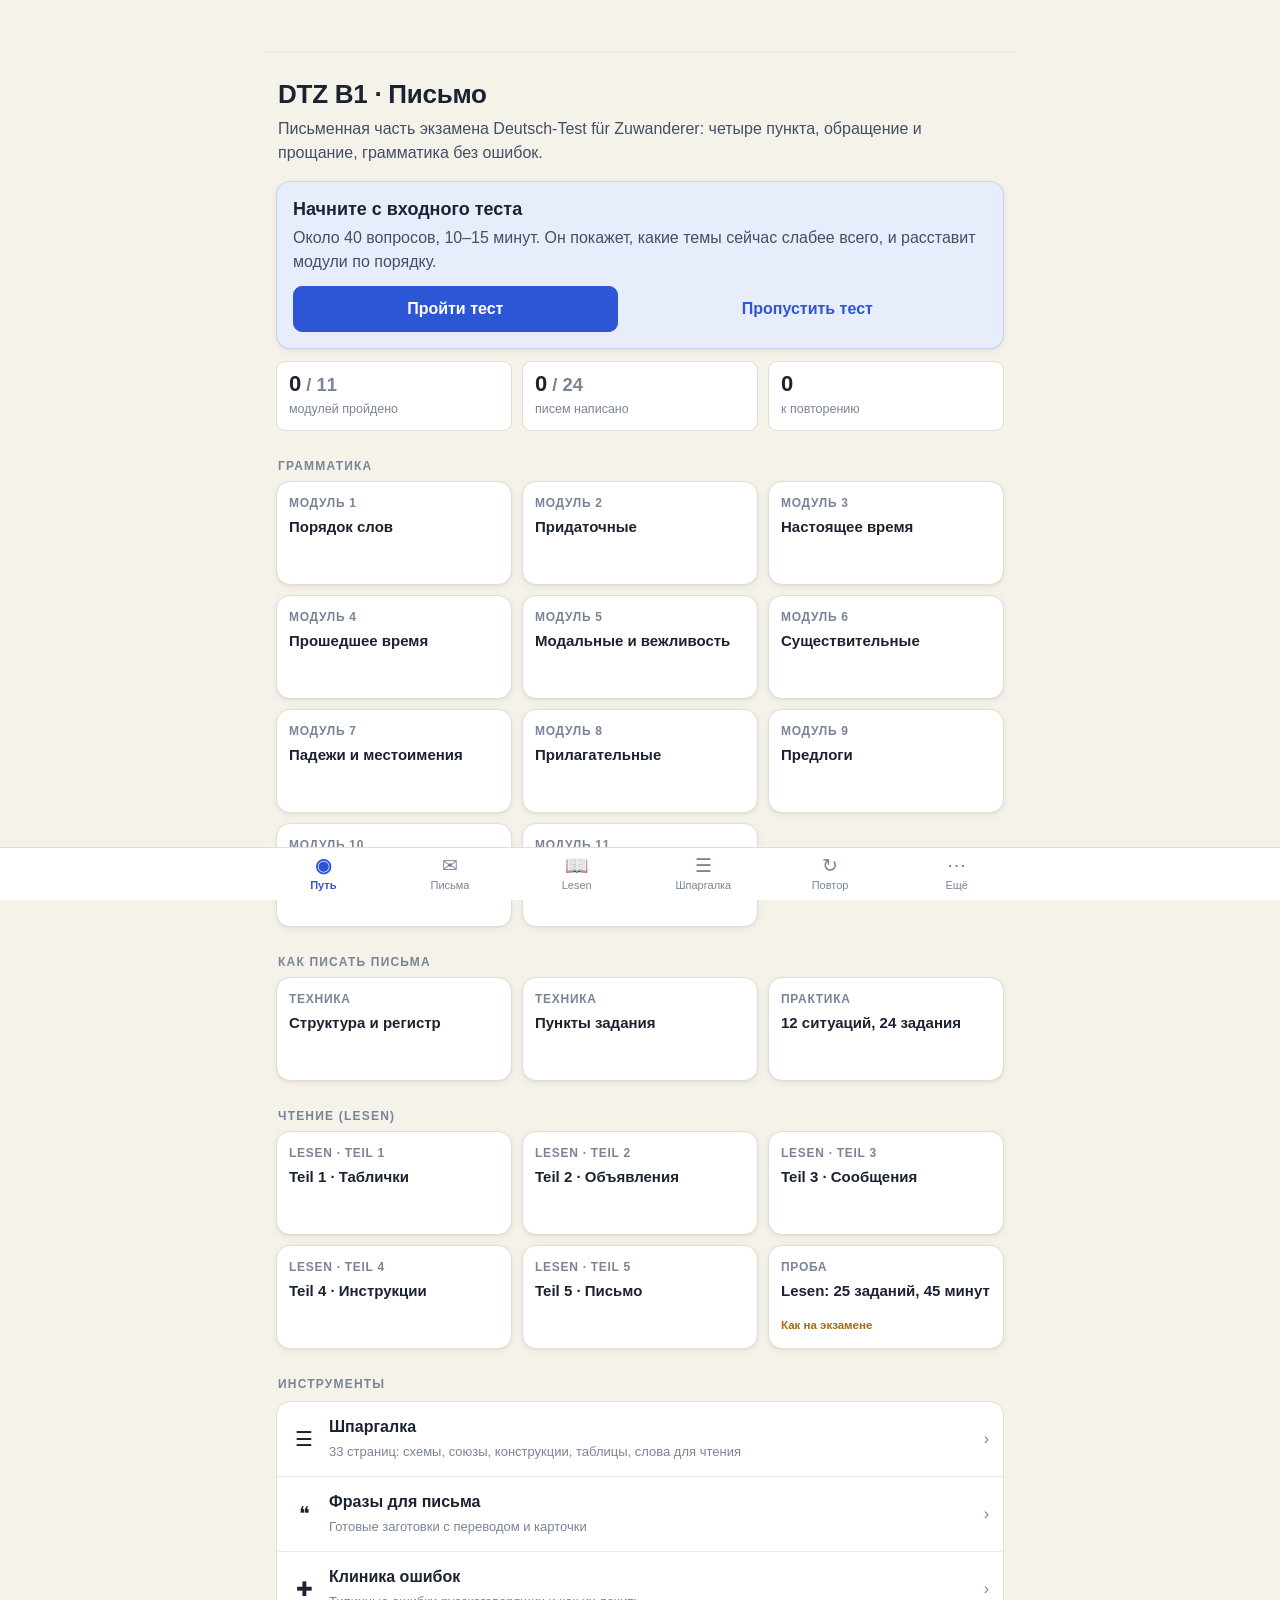
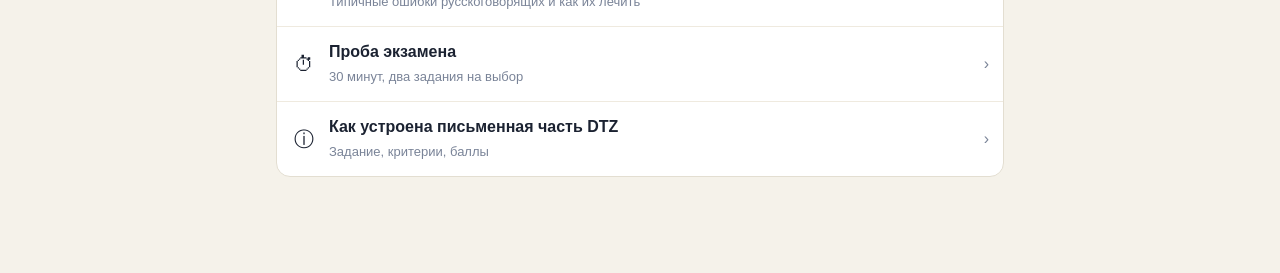
<file: index.html>
<!DOCTYPE html>
<html lang="ru">
<head>
<meta charset="UTF-8">
<meta name="viewport" content="width=device-width, initial-scale=1.0, viewport-fit=cover">
<meta name="theme-color" content="#f5f2ea" media="(prefers-color-scheme: light)">
<meta name="theme-color" content="#12151d" media="(prefers-color-scheme: dark)">
<meta name="description" content="Курс немецкого для письменной части экзамена DTZ уровня B1: грамматика, шпаргалка, письма с проверкой">
<title>DTZ B1 · Письмо</title>

<link rel="manifest" href="manifest.json">
<link rel="icon" type="image/png" sizes="192x192" href="assets/icon-192.png">
<link rel="apple-touch-icon" href="assets/icon-192.png">
<meta name="mobile-web-app-capable" content="yes">
<meta name="apple-mobile-web-app-capable" content="yes">
<meta name="apple-mobile-web-app-status-bar-style" content="default">
<meta name="apple-mobile-web-app-title" content="DTZ B1">

<link rel="stylesheet" href="css/style.css">
</head>
<body>

<main id="screen" class="screen">
    <div class="loading">Загрузка…</div>
</main>

<noscript>
    <div class="noscript">Курсу нужен JavaScript — включите его в настройках браузера.</div>
</noscript>

<!--
    Сторож запуска.

    Обычный скрипт, а не модуль, и стоит он до модуля: если модуль не
    загрузился или упал на первой строке, этот всё равно выполнится. Иначе на
    экране вечная «Загрузка…», а до разработчика доходит «не открывается» —
    и больше ничего.

    Ничего не чинит: показывает, что случилось, и чем это показать тому, кто
    сможет починить.
-->
<script>
(function () {
    var беда = null;

    window.addEventListener('error', function (e) {
        беда = беда || (e.message + (e.filename ? ' — ' + e.filename + ':' + e.lineno : ''));
    }, true);

    window.addEventListener('unhandledrejection', function (e) {
        беда = беда || ('' + ((e.reason && e.reason.message) || e.reason));
    });

    setTimeout(function () {
        var место = document.querySelector('#screen .loading');
        if (!место) return;

        место.className = 'boot-failed';
        место.textContent = '';

        var строка = function (текст, тихо) {
            var p = document.createElement('p');
            p.textContent = текст;
            if (тихо) p.className = 'boot-quiet';
            место.appendChild(p);
        };

        строка('Курс не запустился. Попробуйте обновить страницу.');
        if (беда) строка(беда, true);
        строка(navigator.userAgent, true);
    }, 8000);
})();
</script>

<script type="module" src="js/main.js"></script>
</body>
</html>
</file>
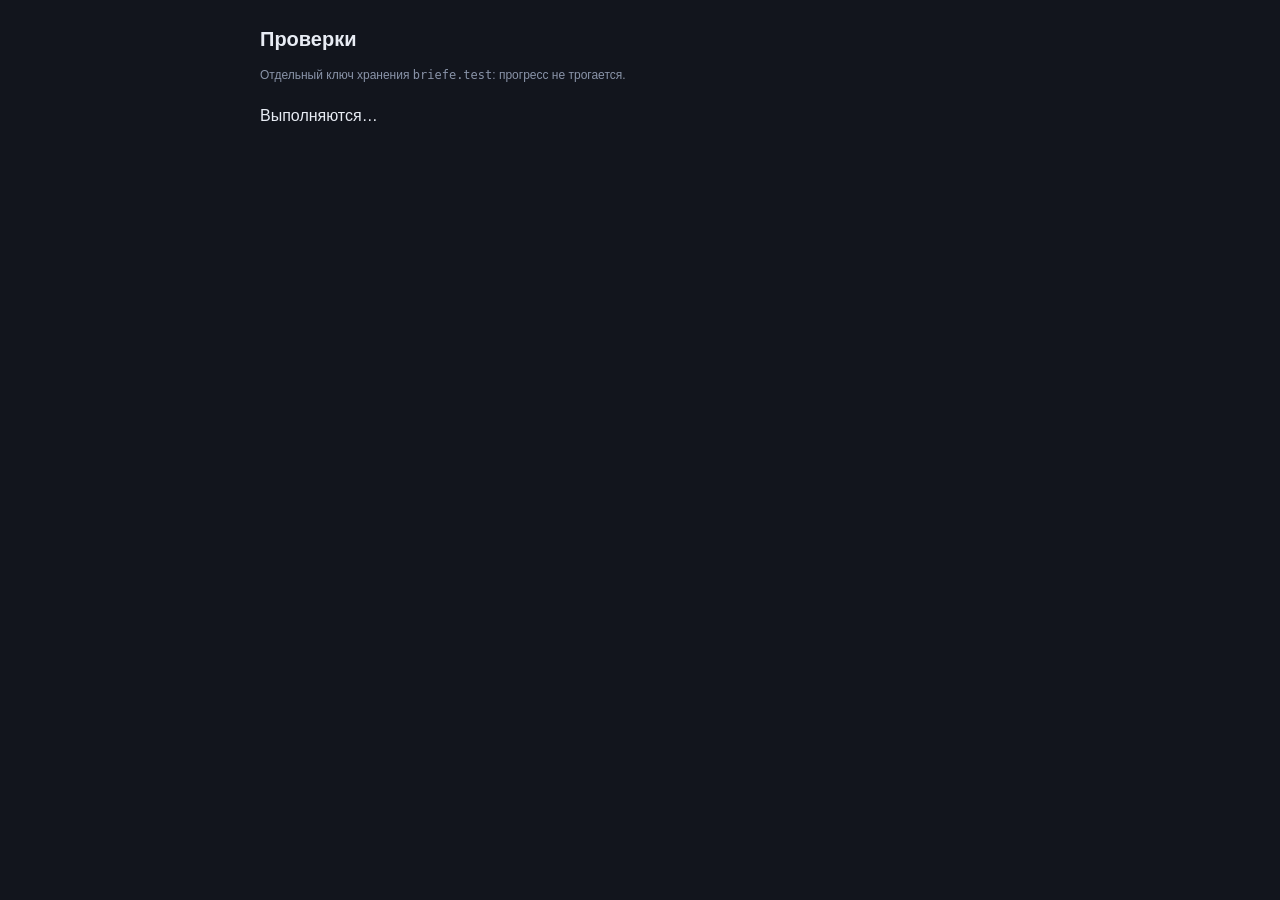
<file: tests/index.html>
<!DOCTYPE html>
<html lang="ru">
<head>
<meta charset="UTF-8">
<meta name="viewport" content="width=device-width, initial-scale=1.0">
<title>Проверки</title>
<style>
    body {
        background: #12151d;
        color: #e8ecf4;
        font-family: -apple-system, BlinkMacSystemFont, "Segoe UI", Roboto, Arial, sans-serif;
        margin: 0;
        padding: 24px 16px 60px;
        line-height: 1.5;
    }
    .wrap { max-width: 760px; margin: 0 auto; }
    h1 { font-size: 20px; margin: 0 0 4px; }
    .lead { color: #8a94a9; font-size: 12px; margin-bottom: 20px; }
    .total {
        border-radius: 8px;
        padding: 12px 14px;
        margin-bottom: 20px;
        font-weight: bold;
    }
    .total.ok   { background: #1a3427; color: #62c78d; border: 1px solid #62c78d; }
    .total.fail { background: #3b1f1f; color: #ff8b82; border: 1px solid #c0352c; }
    .suite { margin-bottom: 22px; }
    .suite h2 {
        font-size: 11px;
        letter-spacing: 0.14em;
        text-transform: uppercase;
        color: #7a9cff;
        margin: 0 0 8px;
    }
    .test {
        display: flex;
        gap: 10px;
        align-items: baseline;
        font-size: 13px;
        padding: 4px 0;
        border-bottom: 1px solid #262d40;
        flex-wrap: wrap;
    }
    .test .mark { flex: none; width: 14px; }
    .test.ok .mark { color: #62c78d; }
    .test.fail { color: #ff8b82; }
    .test.fail .mark { color: #c0352c; }
    .error {
        width: 100%;
        color: #8a94a9;
        font-size: 12px;
        padding: 6px 0 6px 24px;
    }
</style>
</head>
<body>
<div class="wrap">
    <h1>Проверки</h1>
    <p class="lead">
        Отдельный ключ хранения <code>briefe.test</code>: прогресс не трогается.
    </p>
    <div id="results">Выполняются…</div>
</div>

<!--
    Узел, который приложение считает всегда существующим.

    Проверки нажимают настоящие кнопки — иначе до состояния, спрятанного
    внутри модуля, не добраться, — а обработчики в ответ вызывают
    app.render(). Без этого узла каждое такое нажатие роняло бы обработчик
    на пустом месте и засоряло вывод.
-->
<div hidden>
    <main id="screen"></main>
</div>

<!--
    Ключ хранения подменяется обычным скриптом, а не модульным: модули
    выполняются после разбора всей страницы, и store.js успел бы прочитать
    настоящий прогресс раньше, чем сюда дошла бы очередь.

    Проверки идут мимо сервис-воркера: иначе они проверяют не то, что лежит
    в репозитории, а то, что осталось в кэше у этого браузера. Снять воркер
    после загрузки уже поздно — модули к тому времени запрошены. Поэтому
    сначала снимаем, и если он этой загрузкой ещё управлял, перезагружаемся
    один раз. Отсюда же динамический импорт вместо статического тега.

    Один раз — потому что перезагрузка бывает только после снятия своего
    воркера, а не всякий раз, когда страницей кто-то управляет. Чужой воркер
    с областью на весь адрес остался бы и после перезагрузки, и страница
    перезагружалась бы без конца.

    Снимается только своё: воркер, чья область лежит внутри курса, и кэши с
    префиксом briefe- — тем же, по которому sw.js при активации узнаёт свои
    прежние версии. Страница живёт и на Pages, а там у источника, кроме
    курса, журнал тренировок, шахматы, ноты и wortschatz — и воркеры, и кэши
    браузер ведёт по источнику, а не по каталогу. Снятое подчистую оставляло
    бы соседей без офлайна.
-->
<script>
    globalThis.__BRIEFE_KEY__ = 'briefe.test';

    (async () => {
        const управлял = !!navigator.serviceWorker?.controller;

        // Корень курса — каталог над страницей проверок. Косая черта на
        // конце обязательна: без неё «/Briefe» захватил бы и «/Briefe-old/»
        const корень = new URL('../', location.href).href;

        // Снят ли хоть один свой воркер. Без этого перезагрузка ничего не
        // меняет: управлять страницей будет тот же воркер, что и сейчас
        let снялСвой = false;

        try {
            for (const reg of await navigator.serviceWorker?.getRegistrations?.() || []) {
                if (reg.scope.startsWith(корень) && await reg.unregister()) снялСвой = true;
            }

            for (const name of await caches?.keys?.() || []) {
                if (name.startsWith('briefe-')) await caches.delete(name);
            }
        } catch {
            // Ни воркера, ни хранилища кэшей может не быть вовсе — тогда и
            // снимать нечего, а проверкам это безразлично
        }

        // Чужой воркер на весь адрес накрывает и эту страницу, но снимать
        // его нельзя — значит, и перезагружаться из-за него незачем
        if (управлял && снялСвой) return location.reload();

        await import('./run.js');
    })();
</script>
</body>
</html>
</file>
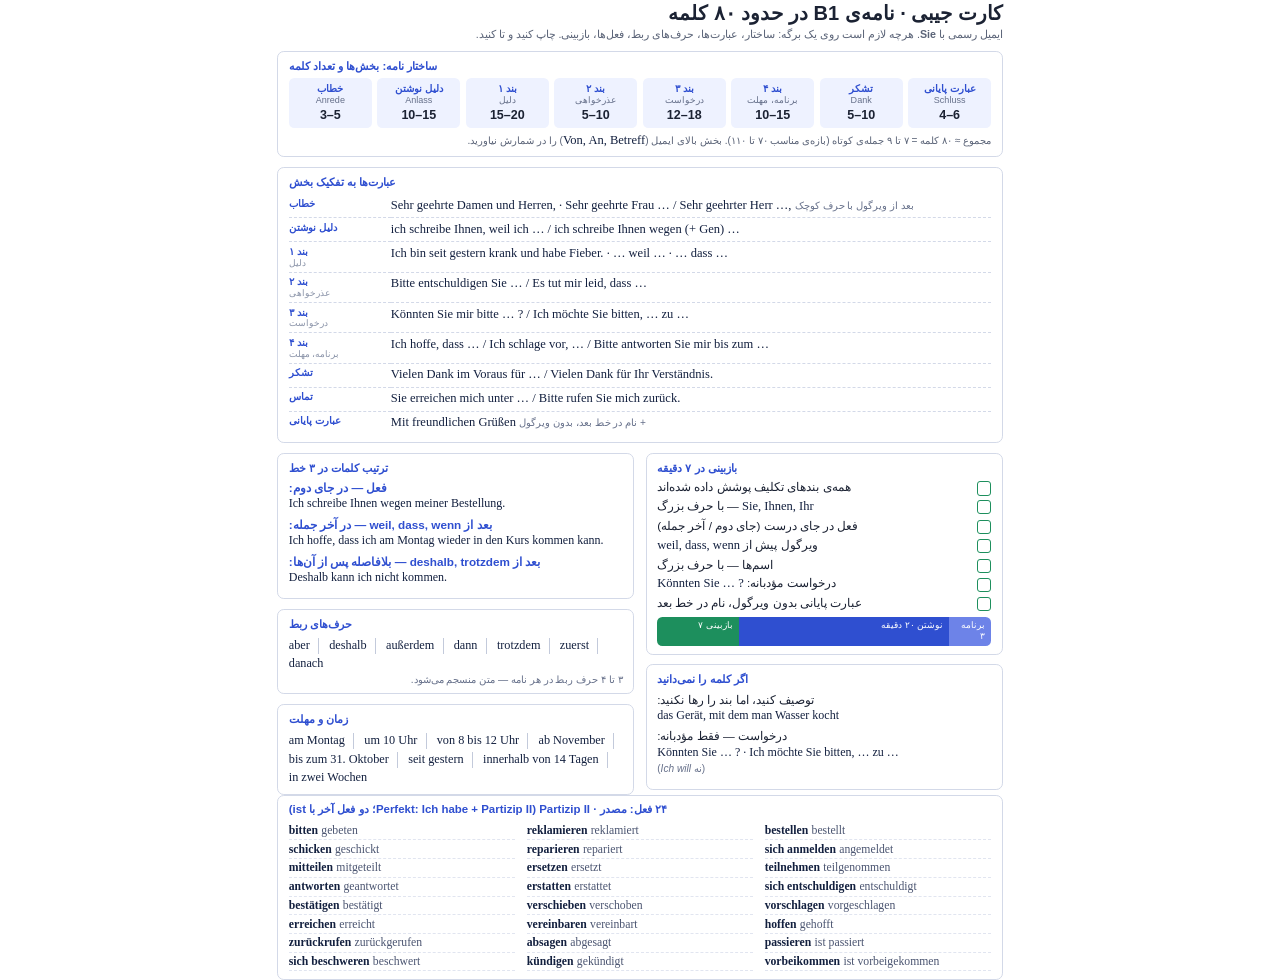
<file: docs/sheets/brief-karta-fa.html>
<!doctype html>
<html lang="fa" dir="ltr">
<head>
<!-- Persian edition: German is unchanged, Russian explanations replaced with Persian (isolated RTL runs). -->
<meta charset="utf-8">
<meta name="viewport" content="width=device-width, initial-scale=1">
<title>کارت جیبی — نامه‌ی B1</title>

<style>
    @page { size: A4; margin: 8mm 9mm; }

    * { box-sizing: border-box; }

    html { -webkit-print-color-adjust: exact; print-color-adjust: exact; }

    body {
        margin: 0;
        font: 8.8pt/1.3 "Segoe UI", Arial, sans-serif;
        color: #1b2233;
        background: #fff;
    }

    .page { width: 192mm; margin: 0 auto; }

    .de { font-family: "Sitka Text", Charter, Georgia, Cambria, serif; color: #13203f; font-size: 9.4pt; }
    .ru { color: #66708a; font-size: 7.6pt; }

    h1 { margin: 0; font-size: 15pt; letter-spacing: -0.01em; }
    .sub { margin: 0.6mm 0 2.4mm; color: #5b6478; font-size: 8pt; }
    h2 { margin: 0 0 1.2mm; font-size: 8.6pt; color: #2f4fd0; text-transform: uppercase; letter-spacing: 0.05em; }

    .card { border: 0.8pt solid #d3d9e8; border-radius: 1.8mm; padding: 1.8mm 2.8mm 2mm; break-inside: avoid; background: #fff; }
    .card + .card { margin-top: 2.6mm; }
    .two { display: grid; grid-template-columns: minmax(0, 1fr) minmax(0, 1fr); gap: 3mm; margin-top: 2.6mm; align-items: start; }
    .two .card + .card { margin-top: 2.6mm; }
    .two > div > .card:first-child { margin-top: 0; }

    /* ---------- скелет ---------- */
    .skel { display: grid; grid-template-columns: repeat(8, 1fr); gap: 1.4mm; }
    .skel div { border-radius: 1.4mm; background: #eef2ff; padding: 1.2mm 1.4mm; text-align: center; line-height: 1.2; }
    .skel b { display: block; font-size: 7.6pt; color: #2f4fd0; }
    .skel span { display: block; font-size: 6.8pt; color: #66708a; }
    .skel .n { display: block; margin-top: 0.6mm; font-size: 9.4pt; font-weight: 700; color: #1b2233; }
    .skel-tot { margin-top: 1.2mm; font-size: 7.6pt; color: #5b6478; }

    /* ---------- формулы ---------- */
    table { width: 100%; border-collapse: collapse; table-layout: fixed; }
    td { padding: 1mm 0; vertical-align: top; border-bottom: 0.4pt dashed #d3d9e8; line-height: 1.24; }
    tr:last-child td { border-bottom: 0; }
    .f td.p { width: 27mm; font-size: 7.6pt; font-weight: 700; color: #2f4fd0; line-height: 1.15; padding-right: 1.4mm; }
    .f td.p small { display: block; font-weight: 400; color: #8a93a8; font-size: 6.6pt; }

    /* ---------- правила ---------- */
    .rule { margin: 0 0 1.4mm; line-height: 1.28; }
    .rule b { color: #2f4fd0; }
    .rule .de { display: block; margin-top: 0.3mm; font-size: 9pt; }
    .chips { line-height: 1.55; }
    .chips .de { font-size: 9.2pt; white-space: nowrap; }
    .chips .de { display: inline-block; padding-right: 2.2mm; margin-right: 1.8mm; border-right: 0.8pt solid #c3cadb; line-height: 1.3; }
    .chips .de:last-child { border-right: 0; }

    /* ---------- глаголы ---------- */
    .verbs { columns: 3; column-gap: 3mm; }
    .verbs div { break-inside: avoid; padding: 0.35mm 0; border-bottom: 0.4pt dashed #e1e5f0; line-height: 1.2; }
    .verbs .de { font-size: 8.8pt; }
    .verbs .v { font-weight: 600; }
    .verbs .p { color: #4a5470; }

    /* ---------- чек-лист ---------- */
    .check { margin: 0; padding: 0; list-style: none; }
    .check li { position: relative; margin: 0 0 1.1mm; padding-left: 5mm; line-height: 1.25; }
    .check li::before { content: ""; position: absolute; left: 0; top: 0.3mm; width: 3.2mm; height: 3.2mm; border: 0.8pt solid #1d8f5d; border-radius: 0.8mm; }
    .time { display: flex; margin-top: 1.6mm; border-radius: 1.4mm; overflow: hidden; font-size: 7pt; line-height: 1.2; }
    .time div { padding: 0.9mm 1.6mm; color: #fff; }
    .time .a { flex: 3; background: #6d83e8; } .time .b { flex: 20; background: #2f4fd0; } .time .c { flex: 7; background: #1d8f5d; }

    /* ---------- персидское издание ---------- */
    body { font-family: Tahoma, "Segoe UI", Arial, sans-serif; }
    h1, h2, th, .lab, .num, .skel b, .skel span, .time div, td.p, .fr .l, .strip span, .cap, .task .row b, .fields, .check li, .starters, .rule b {
        letter-spacing: 0 !important; text-transform: none !important;
    }
    [dir="rtl"] .de { direction: ltr; unicode-bidi: isolate; }
    span[dir="rtl"], b[dir="rtl"], bdi[dir="rtl"], small[dir="rtl"], th span { font-family: Tahoma, "Segoe UI", Arial, sans-serif; }
    .sub[dir="rtl"], .cap[dir="rtl"], .skel-tot[dir="rtl"], .starters[dir="rtl"], div.ru[dir="rtl"] { text-align: right; }
    .check li[dir="rtl"] { padding-left: 0; padding-right: 5.4mm; }
    .check li[dir="rtl"]::before { left: auto; right: 0; }
    .hint { direction: rtl; unicode-bidi: isolate; }
    .fields div { direction: rtl; }
    .fields .de { direction: ltr; }
    .time[dir="rtl"] div { text-align: right; }
    td.conn .de { display: block; direction: ltr; text-align: left; }
    .f td.p small, .plan td.part small, td.num small { text-align: left; }
    h1 { direction: rtl; text-align: right; }
    .top { direction: rtl; }
    .top .sub { text-align: right; }
</style>
</head>
<body>
<section class="page">

    <h1><span dir="rtl">کارت جیبی · نامه‌ی B1 در حدود ۸۰ کلمه</span></h1>
    <p class="sub" dir="rtl">ایمیل رسمی با <b dir="ltr">Sie</b>. هرچه لازم است روی یک برگه: ساختار، عبارت‌ها، حرف‌های ربط، فعل‌ها، بازبینی. چاپ کنید و تا کنید.</p>

    <div class="card">
        <h2><span dir="rtl">ساختار نامه: بخش‌ها و تعداد کلمه</span></h2>
        <div class="skel">
            <div><b>خطاب</b><span>Anrede</span><span class="n" dir="ltr">3–5</span></div>
            <div><b>دلیل نوشتن</b><span>Anlass</span><span class="n" dir="ltr">10–15</span></div>
            <div><b>بند ۱</b><span>دلیل</span><span class="n" dir="ltr">15–20</span></div>
            <div><b>بند ۲</b><span>عذرخواهی</span><span class="n" dir="ltr">5–10</span></div>
            <div><b>بند ۳</b><span>درخواست</span><span class="n" dir="ltr">12–18</span></div>
            <div><b>بند ۴</b><span>برنامه، مهلت</span><span class="n" dir="ltr">10–15</span></div>
            <div><b>تشکر</b><span>Dank</span><span class="n" dir="ltr">5–10</span></div>
            <div><b>عبارت پایانی</b><span>Schluss</span><span class="n" dir="ltr">4–6</span></div>
        </div>
        <div class="skel-tot" dir="rtl">مجموع ≈ ۸۰ کلمه = ۷ تا ۹ جمله‌ی کوتاه (بازه‌ی مناسب ۷۰ تا ۱۱۰). بخش بالای ایمیل (<span class="de">Von, An, Betreff</span>) را در شمارش نیاورید.</div>
    </div>

    <div class="card">
        <h2><span dir="rtl">عبارت‌ها به تفکیک بخش</span></h2>
        <table class="f">
            <tr><td class="p">خطاب</td><td><span class="de">Sehr geehrte Damen und Herren, · Sehr geehrte Frau … / Sehr geehrter Herr …,</span> <span class="ru"><bdi dir="rtl">بعد از ویرگول با حرف کوچک</bdi></span></td></tr>
            <tr><td class="p">دلیل نوشتن</td><td><span class="de">ich schreibe Ihnen, weil ich … / ich schreibe Ihnen wegen (+ Gen) …</span></td></tr>
            <tr><td class="p">بند ۱<small dir="rtl">دلیل</small></td><td><span class="de">Ich bin seit gestern krank und habe Fieber. · … weil … · … dass …</span></td></tr>
            <tr><td class="p">بند ۲<small dir="rtl">عذرخواهی</small></td><td><span class="de">Bitte entschuldigen Sie … / Es tut mir leid, dass …</span></td></tr>
            <tr><td class="p">بند ۳<small dir="rtl">درخواست</small></td><td><span class="de">Könnten Sie mir bitte … ? / Ich möchte Sie bitten, … zu …</span></td></tr>
            <tr><td class="p">بند ۴<small dir="rtl">برنامه، مهلت</small></td><td><span class="de">Ich hoffe, dass … / Ich schlage vor, … / Bitte antworten Sie mir bis zum …</span></td></tr>
            <tr><td class="p">تشکر</td><td><span class="de">Vielen Dank im Voraus für … / Vielen Dank für Ihr Verständnis.</span></td></tr>
            <tr><td class="p">تماس</td><td><span class="de">Sie erreichen mich unter … / Bitte rufen Sie mich zurück.</span></td></tr>
            <tr><td class="p">عبارت پایانی</td><td><span class="de">Mit freundlichen Grüßen</span> <span class="ru"><bdi dir="rtl">+ نام در خط بعد، بدون ویرگول</bdi></span></td></tr>
        </table>
    </div>

    <div class="two">
        <div>
            <div class="card">
                <h2><span dir="rtl">ترتیب کلمات در ۳ خط</span></h2>
                <div class="rule"><b dir="rtl">فعل — در جای دوم:</b><span class="de">Ich schreibe Ihnen wegen meiner Bestellung.</span></div>
                <div class="rule"><b dir="rtl">بعد از <span dir="ltr">weil, dass, wenn</span> — در آخر جمله:</b><span class="de">Ich hoffe, dass ich am Montag wieder in den Kurs kommen kann.</span></div>
                <div class="rule"><b dir="rtl">بعد از <span dir="ltr">deshalb, trotzdem</span> — بلافاصله پس از آن‌ها:</b><span class="de">Deshalb kann ich nicht kommen.</span></div>
            </div>
            <div class="card">
                <h2><span dir="rtl">حرف‌های ربط</span></h2>
                <div class="chips"><span class="de">aber</span> <span class="de">deshalb</span> <span class="de">außerdem</span> <span class="de">dann</span> <span class="de">trotzdem</span> <span class="de">zuerst</span> <span class="de">danach</span></div>
                <div class="ru" dir="rtl">۳ تا ۴ حرف ربط در هر نامه — متن منسجم می‌شود.</div>
            </div>
            <div class="card">
                <h2><span dir="rtl">زمان و مهلت</span></h2>
                <div class="chips"><span class="de">am Montag</span> <span class="de">um 10 Uhr</span> <span class="de">von 8 bis 12 Uhr</span> <span class="de">ab November</span> <span class="de">bis zum 31. Oktober</span> <span class="de">seit gestern</span> <span class="de">innerhalb von 14 Tagen</span> <span class="de">in zwei Wochen</span></div>
            </div>
        </div>
        <div>
            <div class="card">
                <h2><span dir="rtl">بازبینی در ۷ دقیقه</span></h2>
                <ul class="check">
                    <li dir="rtl">همه‌ی بندهای تکلیف پوشش داده شده‌اند</li>
                    <li dir="rtl"><span class="de">Sie, Ihnen, Ihr</span> — با حرف بزرگ</li>
                    <li dir="rtl">فعل در جای درست (جای دوم / آخر جمله)</li>
                    <li dir="rtl">ویرگول پیش از <span class="de">weil, dass, wenn</span></li>
                    <li dir="rtl">اسم‌ها — با حرف بزرگ</li>
                    <li dir="rtl">درخواست مؤدبانه: <span class="de">Könnten Sie … ?</span></li>
                    <li dir="rtl">عبارت پایانی بدون ویرگول، نام در خط بعد</li>
                </ul>
                <div class="time" dir="rtl"><div class="a">برنامه ۳</div><div class="b">نوشتن ۲۰ دقیقه</div><div class="c">بازبینی ۷</div></div>
            </div>
            <div class="card">
                <h2><span dir="rtl">اگر کلمه را نمی‌دانید</span></h2>
                <div class="rule"><span dir="rtl">توصیف کنید، اما بند را رها نکنید:</span><span class="de">das Gerät, mit dem man Wasser kocht</span></div>
                <div class="rule"><span dir="rtl">درخواست — فقط مؤدبانه:</span><span class="de">Könnten Sie … ? · Ich möchte Sie bitten, … zu …</span> <span class="ru"><bdi dir="rtl">(نه <i dir="ltr">Ich will</i>)</bdi></span></div>
            </div>
        </div>
    </div>

    <div class="card">
        <h2><span dir="rtl">۲۴ فعل: مصدر · <span dir="ltr">Partizip II</span> (<span dir="ltr">Perfekt: Ich habe + Partizip II</span>؛ دو فعل آخر با <span dir="ltr">ist</span>)</span></h2>
        <div class="verbs">
            <div><span class="de v">bitten</span> <span class="de p">gebeten</span></div>
            <div><span class="de v">schicken</span> <span class="de p">geschickt</span></div>
            <div><span class="de v">mitteilen</span> <span class="de p">mitgeteilt</span></div>
            <div><span class="de v">antworten</span> <span class="de p">geantwortet</span></div>
            <div><span class="de v">bestätigen</span> <span class="de p">bestätigt</span></div>
            <div><span class="de v">erreichen</span> <span class="de p">erreicht</span></div>
            <div><span class="de v">zurückrufen</span> <span class="de p">zurückgerufen</span></div>
            <div><span class="de v">sich beschweren</span> <span class="de p">beschwert</span></div>
            <div><span class="de v">reklamieren</span> <span class="de p">reklamiert</span></div>
            <div><span class="de v">reparieren</span> <span class="de p">repariert</span></div>
            <div><span class="de v">ersetzen</span> <span class="de p">ersetzt</span></div>
            <div><span class="de v">erstatten</span> <span class="de p">erstattet</span></div>
            <div><span class="de v">verschieben</span> <span class="de p">verschoben</span></div>
            <div><span class="de v">vereinbaren</span> <span class="de p">vereinbart</span></div>
            <div><span class="de v">absagen</span> <span class="de p">abgesagt</span></div>
            <div><span class="de v">kündigen</span> <span class="de p">gekündigt</span></div>
            <div><span class="de v">bestellen</span> <span class="de p">bestellt</span></div>
            <div><span class="de v">sich anmelden</span> <span class="de p">angemeldet</span></div>
            <div><span class="de v">teilnehmen</span> <span class="de p">teilgenommen</span></div>
            <div><span class="de v">sich entschuldigen</span> <span class="de p">entschuldigt</span></div>
            <div><span class="de v">vorschlagen</span> <span class="de p">vorgeschlagen</span></div>
            <div><span class="de v">hoffen</span> <span class="de p">gehofft</span></div>
            <div><span class="de v">passieren</span> <span class="de p">ist passiert</span></div>
            <div><span class="de v">vorbeikommen</span> <span class="de p">ist vorbeigekommen</span></div>
        </div>
    </div>

</section>
</body>
</html>
</file>
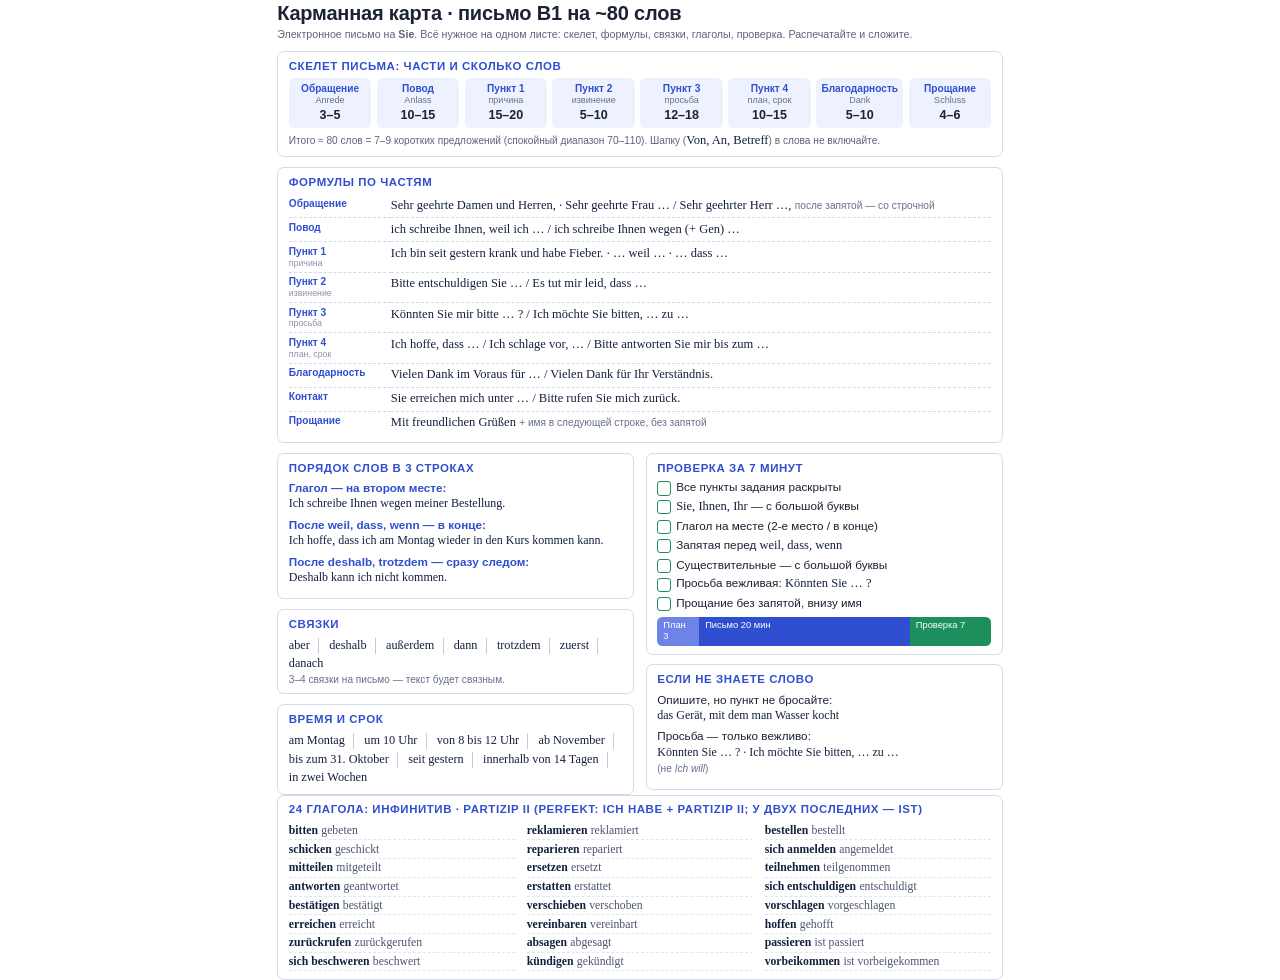
<file: docs/sheets/brief-karta.html>
<!doctype html>
<html lang="ru">
<head>
<meta charset="utf-8">
<meta name="viewport" content="width=device-width, initial-scale=1">
<title>Карманная карта — письмо B1</title>
<!--
  Карманная карта: всё нужное для письма B1 на один лист A4 (для последнего дня перед экзаменом).
  Печатать, сложить, носить с собой. Немецкие формулы взяты из подсказки brief-podskazka.html.
  PDF: node tools/make-sheet.mjs docs/sheets/brief-karta.html dist/brief-karta-B1.pdf 1
-->
<style>
    @page { size: A4; margin: 8mm 9mm; }

    * { box-sizing: border-box; }

    html { -webkit-print-color-adjust: exact; print-color-adjust: exact; }

    body {
        margin: 0;
        font: 8.8pt/1.3 "Segoe UI", Arial, sans-serif;
        color: #1b2233;
        background: #fff;
    }

    .page { width: 192mm; margin: 0 auto; }

    .de { font-family: "Sitka Text", Charter, Georgia, Cambria, serif; color: #13203f; font-size: 9.4pt; }
    .ru { color: #66708a; font-size: 7.6pt; }

    h1 { margin: 0; font-size: 15pt; letter-spacing: -0.01em; }
    .sub { margin: 0.6mm 0 2.4mm; color: #5b6478; font-size: 8pt; }
    h2 { margin: 0 0 1.2mm; font-size: 8.6pt; color: #2f4fd0; text-transform: uppercase; letter-spacing: 0.05em; }

    .card { border: 0.8pt solid #d3d9e8; border-radius: 1.8mm; padding: 1.8mm 2.8mm 2mm; break-inside: avoid; background: #fff; }
    .card + .card { margin-top: 2.6mm; }
    .two { display: grid; grid-template-columns: minmax(0, 1fr) minmax(0, 1fr); gap: 3mm; margin-top: 2.6mm; align-items: start; }
    .two .card + .card { margin-top: 2.6mm; }
    .two > div > .card:first-child { margin-top: 0; }

    /* ---------- скелет ---------- */
    .skel { display: grid; grid-template-columns: repeat(8, 1fr); gap: 1.4mm; }
    .skel div { border-radius: 1.4mm; background: #eef2ff; padding: 1.2mm 1.4mm; text-align: center; line-height: 1.2; }
    .skel b { display: block; font-size: 7.6pt; color: #2f4fd0; }
    .skel span { display: block; font-size: 6.8pt; color: #66708a; }
    .skel .n { display: block; margin-top: 0.6mm; font-size: 9.4pt; font-weight: 700; color: #1b2233; }
    .skel-tot { margin-top: 1.2mm; font-size: 7.6pt; color: #5b6478; }

    /* ---------- формулы ---------- */
    table { width: 100%; border-collapse: collapse; table-layout: fixed; }
    td { padding: 1mm 0; vertical-align: top; border-bottom: 0.4pt dashed #d3d9e8; line-height: 1.24; }
    tr:last-child td { border-bottom: 0; }
    .f td.p { width: 27mm; font-size: 7.6pt; font-weight: 700; color: #2f4fd0; line-height: 1.15; padding-right: 1.4mm; }
    .f td.p small { display: block; font-weight: 400; color: #8a93a8; font-size: 6.6pt; }

    /* ---------- правила ---------- */
    .rule { margin: 0 0 1.4mm; line-height: 1.28; }
    .rule b { color: #2f4fd0; }
    .rule .de { display: block; margin-top: 0.3mm; font-size: 9pt; }
    .chips { line-height: 1.55; }
    .chips .de { font-size: 9.2pt; white-space: nowrap; }
    .chips .de { display: inline-block; padding-right: 2.2mm; margin-right: 1.8mm; border-right: 0.8pt solid #c3cadb; line-height: 1.3; }
    .chips .de:last-child { border-right: 0; }

    /* ---------- глаголы ---------- */
    .verbs { columns: 3; column-gap: 3mm; }
    .verbs div { break-inside: avoid; padding: 0.35mm 0; border-bottom: 0.4pt dashed #e1e5f0; line-height: 1.2; }
    .verbs .de { font-size: 8.8pt; }
    .verbs .v { font-weight: 600; }
    .verbs .p { color: #4a5470; }

    /* ---------- чек-лист ---------- */
    .check { margin: 0; padding: 0; list-style: none; }
    .check li { position: relative; margin: 0 0 1.1mm; padding-left: 5mm; line-height: 1.25; }
    .check li::before { content: ""; position: absolute; left: 0; top: 0.3mm; width: 3.2mm; height: 3.2mm; border: 0.8pt solid #1d8f5d; border-radius: 0.8mm; }
    .time { display: flex; margin-top: 1.6mm; border-radius: 1.4mm; overflow: hidden; font-size: 7pt; line-height: 1.2; }
    .time div { padding: 0.9mm 1.6mm; color: #fff; }
    .time .a { flex: 3; background: #6d83e8; } .time .b { flex: 20; background: #2f4fd0; } .time .c { flex: 7; background: #1d8f5d; }
</style>
</head>
<body>
<section class="page">

    <h1>Карманная карта · письмо B1 на ~80 слов</h1>
    <p class="sub">Электронное письмо на <b>Sie</b>. Всё нужное на одном листе: скелет, формулы, связки, глаголы, проверка. Распечатайте и сложите.</p>

    <div class="card">
        <h2>Скелет письма: части и сколько слов</h2>
        <div class="skel">
            <div><b>Обращение</b><span>Anrede</span><span class="n">3–5</span></div>
            <div><b>Повод</b><span>Anlass</span><span class="n">10–15</span></div>
            <div><b>Пункт 1</b><span>причина</span><span class="n">15–20</span></div>
            <div><b>Пункт 2</b><span>извинение</span><span class="n">5–10</span></div>
            <div><b>Пункт 3</b><span>просьба</span><span class="n">12–18</span></div>
            <div><b>Пункт 4</b><span>план, срок</span><span class="n">10–15</span></div>
            <div><b>Благодарность</b><span>Dank</span><span class="n">5–10</span></div>
            <div><b>Прощание</b><span>Schluss</span><span class="n">4–6</span></div>
        </div>
        <div class="skel-tot">Итого ≈ 80 слов = 7–9 коротких предложений (спокойный диапазон 70–110). Шапку (<span class="de">Von, An, Betreff</span>) в слова не включайте.</div>
    </div>

    <div class="card">
        <h2>Формулы по частям</h2>
        <table class="f">
            <tr><td class="p">Обращение</td><td><span class="de">Sehr geehrte Damen und Herren, · Sehr geehrte Frau … / Sehr geehrter Herr …,</span> <span class="ru">после запятой — со строчной</span></td></tr>
            <tr><td class="p">Повод</td><td><span class="de">ich schreibe Ihnen, weil ich … / ich schreibe Ihnen wegen (+ Gen) …</span></td></tr>
            <tr><td class="p">Пункт 1<small>причина</small></td><td><span class="de">Ich bin seit gestern krank und habe Fieber. · … weil … · … dass …</span></td></tr>
            <tr><td class="p">Пункт 2<small>извинение</small></td><td><span class="de">Bitte entschuldigen Sie … / Es tut mir leid, dass …</span></td></tr>
            <tr><td class="p">Пункт 3<small>просьба</small></td><td><span class="de">Könnten Sie mir bitte … ? / Ich möchte Sie bitten, … zu …</span></td></tr>
            <tr><td class="p">Пункт 4<small>план, срок</small></td><td><span class="de">Ich hoffe, dass … / Ich schlage vor, … / Bitte antworten Sie mir bis zum …</span></td></tr>
            <tr><td class="p">Благодарность</td><td><span class="de">Vielen Dank im Voraus für … / Vielen Dank für Ihr Verständnis.</span></td></tr>
            <tr><td class="p">Контакт</td><td><span class="de">Sie erreichen mich unter … / Bitte rufen Sie mich zurück.</span></td></tr>
            <tr><td class="p">Прощание</td><td><span class="de">Mit freundlichen Grüßen</span> <span class="ru">+ имя в следующей строке, без запятой</span></td></tr>
        </table>
    </div>

    <div class="two">
        <div>
            <div class="card">
                <h2>Порядок слов в 3 строках</h2>
                <div class="rule"><b>Глагол — на втором месте:</b><span class="de">Ich schreibe Ihnen wegen meiner Bestellung.</span></div>
                <div class="rule"><b>После weil, dass, wenn — в конце:</b><span class="de">Ich hoffe, dass ich am Montag wieder in den Kurs kommen kann.</span></div>
                <div class="rule"><b>После deshalb, trotzdem — сразу следом:</b><span class="de">Deshalb kann ich nicht kommen.</span></div>
            </div>
            <div class="card">
                <h2>Связки</h2>
                <div class="chips"><span class="de">aber</span> <span class="de">deshalb</span> <span class="de">außerdem</span> <span class="de">dann</span> <span class="de">trotzdem</span> <span class="de">zuerst</span> <span class="de">danach</span></div>
                <div class="ru">3–4 связки на письмо — текст будет связным.</div>
            </div>
            <div class="card">
                <h2>Время и срок</h2>
                <div class="chips"><span class="de">am Montag</span> <span class="de">um 10 Uhr</span> <span class="de">von 8 bis 12 Uhr</span> <span class="de">ab November</span> <span class="de">bis zum 31. Oktober</span> <span class="de">seit gestern</span> <span class="de">innerhalb von 14 Tagen</span> <span class="de">in zwei Wochen</span></div>
            </div>
        </div>
        <div>
            <div class="card">
                <h2>Проверка за 7 минут</h2>
                <ul class="check">
                    <li>Все пункты задания раскрыты</li>
                    <li><span class="de">Sie, Ihnen, Ihr</span> — с большой буквы</li>
                    <li>Глагол на месте (2-е место / в конце)</li>
                    <li>Запятая перед <span class="de">weil, dass, wenn</span></li>
                    <li>Существительные — с большой буквы</li>
                    <li>Просьба вежливая: <span class="de">Könnten Sie … ?</span></li>
                    <li>Прощание без запятой, внизу имя</li>
                </ul>
                <div class="time"><div class="a">План 3</div><div class="b">Письмо 20 мин</div><div class="c">Проверка 7</div></div>
            </div>
            <div class="card">
                <h2>Если не знаете слово</h2>
                <div class="rule">Опишите, но пункт не бросайте:<span class="de">das Gerät, mit dem man Wasser kocht</span></div>
                <div class="rule">Просьба — только вежливо:<span class="de">Könnten Sie … ? · Ich möchte Sie bitten, … zu …</span> <span class="ru">(не <i>Ich will</i>)</span></div>
            </div>
        </div>
    </div>

    <div class="card">
        <h2>24 глагола: инфинитив · Partizip II (Perfekt: Ich habe + Partizip II; у двух последних — ist)</h2>
        <div class="verbs">
            <div><span class="de v">bitten</span> <span class="de p">gebeten</span></div>
            <div><span class="de v">schicken</span> <span class="de p">geschickt</span></div>
            <div><span class="de v">mitteilen</span> <span class="de p">mitgeteilt</span></div>
            <div><span class="de v">antworten</span> <span class="de p">geantwortet</span></div>
            <div><span class="de v">bestätigen</span> <span class="de p">bestätigt</span></div>
            <div><span class="de v">erreichen</span> <span class="de p">erreicht</span></div>
            <div><span class="de v">zurückrufen</span> <span class="de p">zurückgerufen</span></div>
            <div><span class="de v">sich beschweren</span> <span class="de p">beschwert</span></div>
            <div><span class="de v">reklamieren</span> <span class="de p">reklamiert</span></div>
            <div><span class="de v">reparieren</span> <span class="de p">repariert</span></div>
            <div><span class="de v">ersetzen</span> <span class="de p">ersetzt</span></div>
            <div><span class="de v">erstatten</span> <span class="de p">erstattet</span></div>
            <div><span class="de v">verschieben</span> <span class="de p">verschoben</span></div>
            <div><span class="de v">vereinbaren</span> <span class="de p">vereinbart</span></div>
            <div><span class="de v">absagen</span> <span class="de p">abgesagt</span></div>
            <div><span class="de v">kündigen</span> <span class="de p">gekündigt</span></div>
            <div><span class="de v">bestellen</span> <span class="de p">bestellt</span></div>
            <div><span class="de v">sich anmelden</span> <span class="de p">angemeldet</span></div>
            <div><span class="de v">teilnehmen</span> <span class="de p">teilgenommen</span></div>
            <div><span class="de v">sich entschuldigen</span> <span class="de p">entschuldigt</span></div>
            <div><span class="de v">vorschlagen</span> <span class="de p">vorgeschlagen</span></div>
            <div><span class="de v">hoffen</span> <span class="de p">gehofft</span></div>
            <div><span class="de v">passieren</span> <span class="de p">ist passiert</span></div>
            <div><span class="de v">vorbeikommen</span> <span class="de p">ist vorbeigekommen</span></div>
        </div>
    </div>

</section>
</body>
</html>
</file>
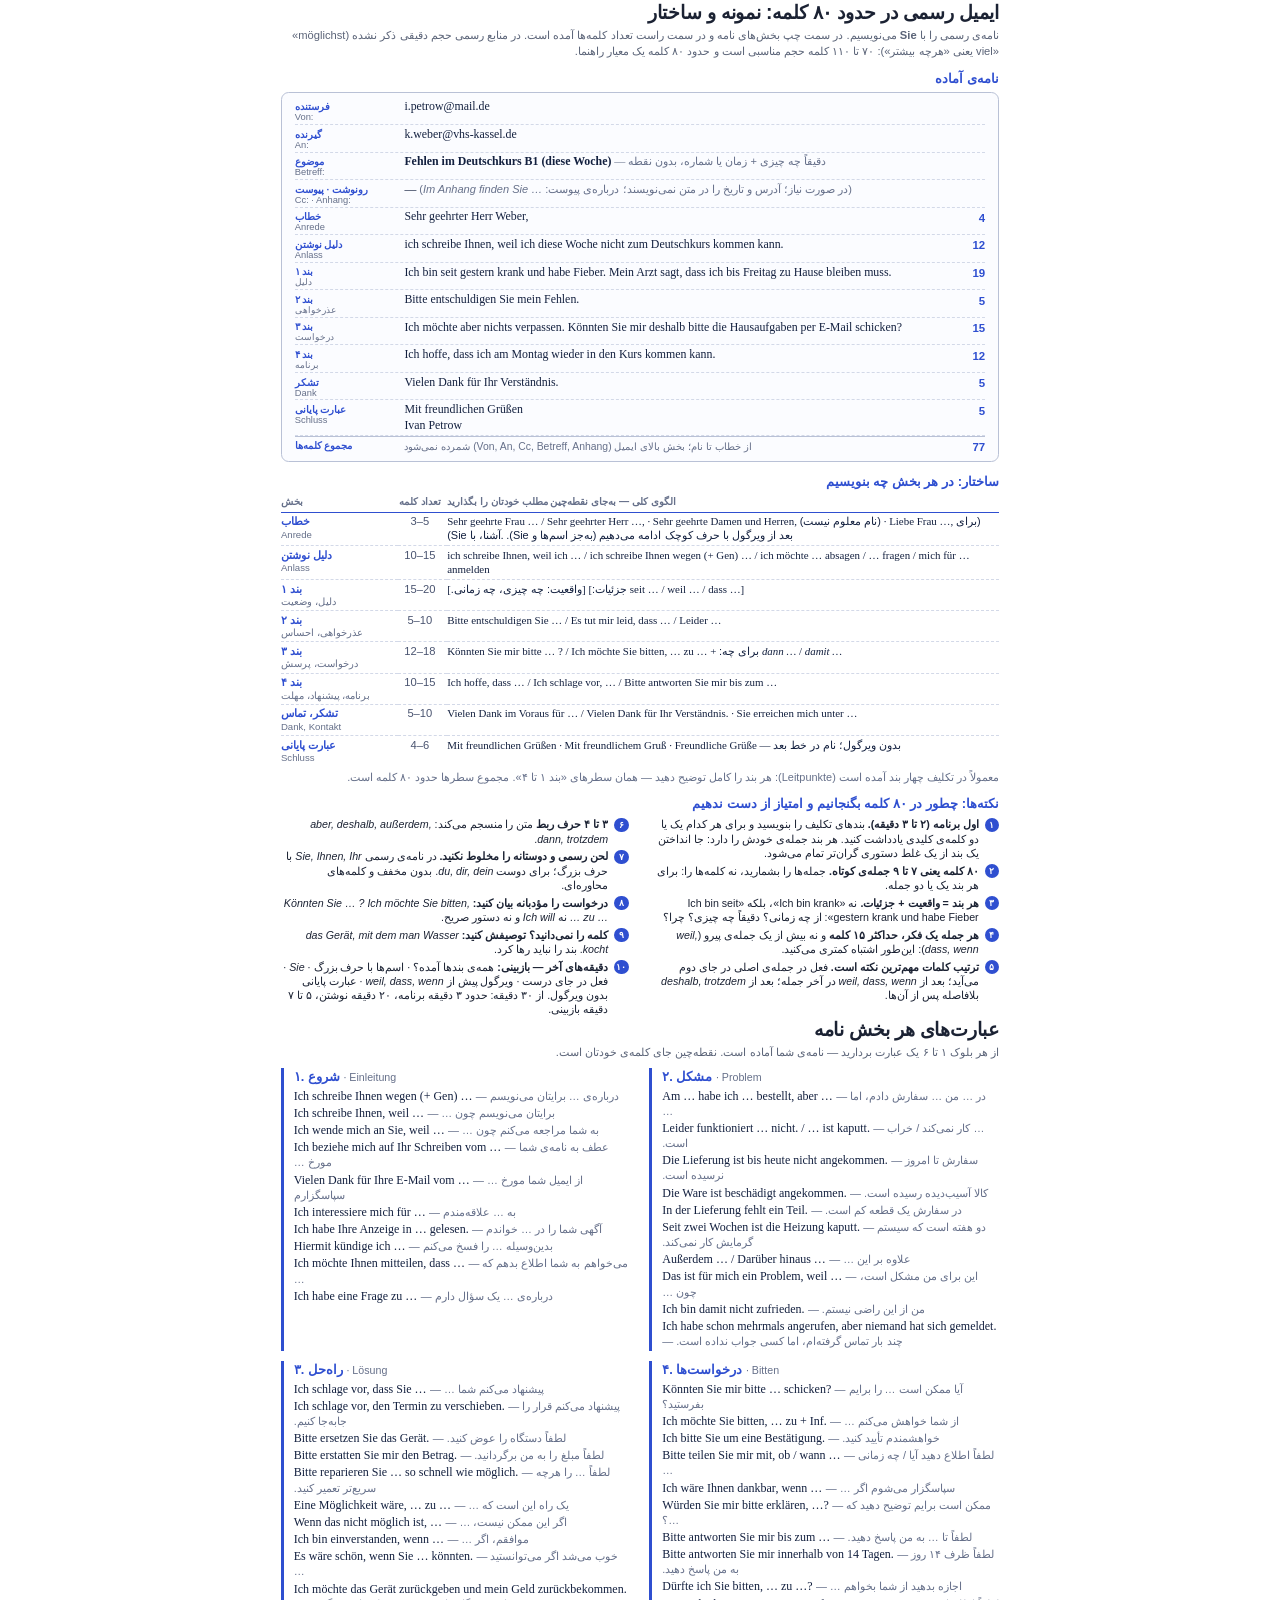
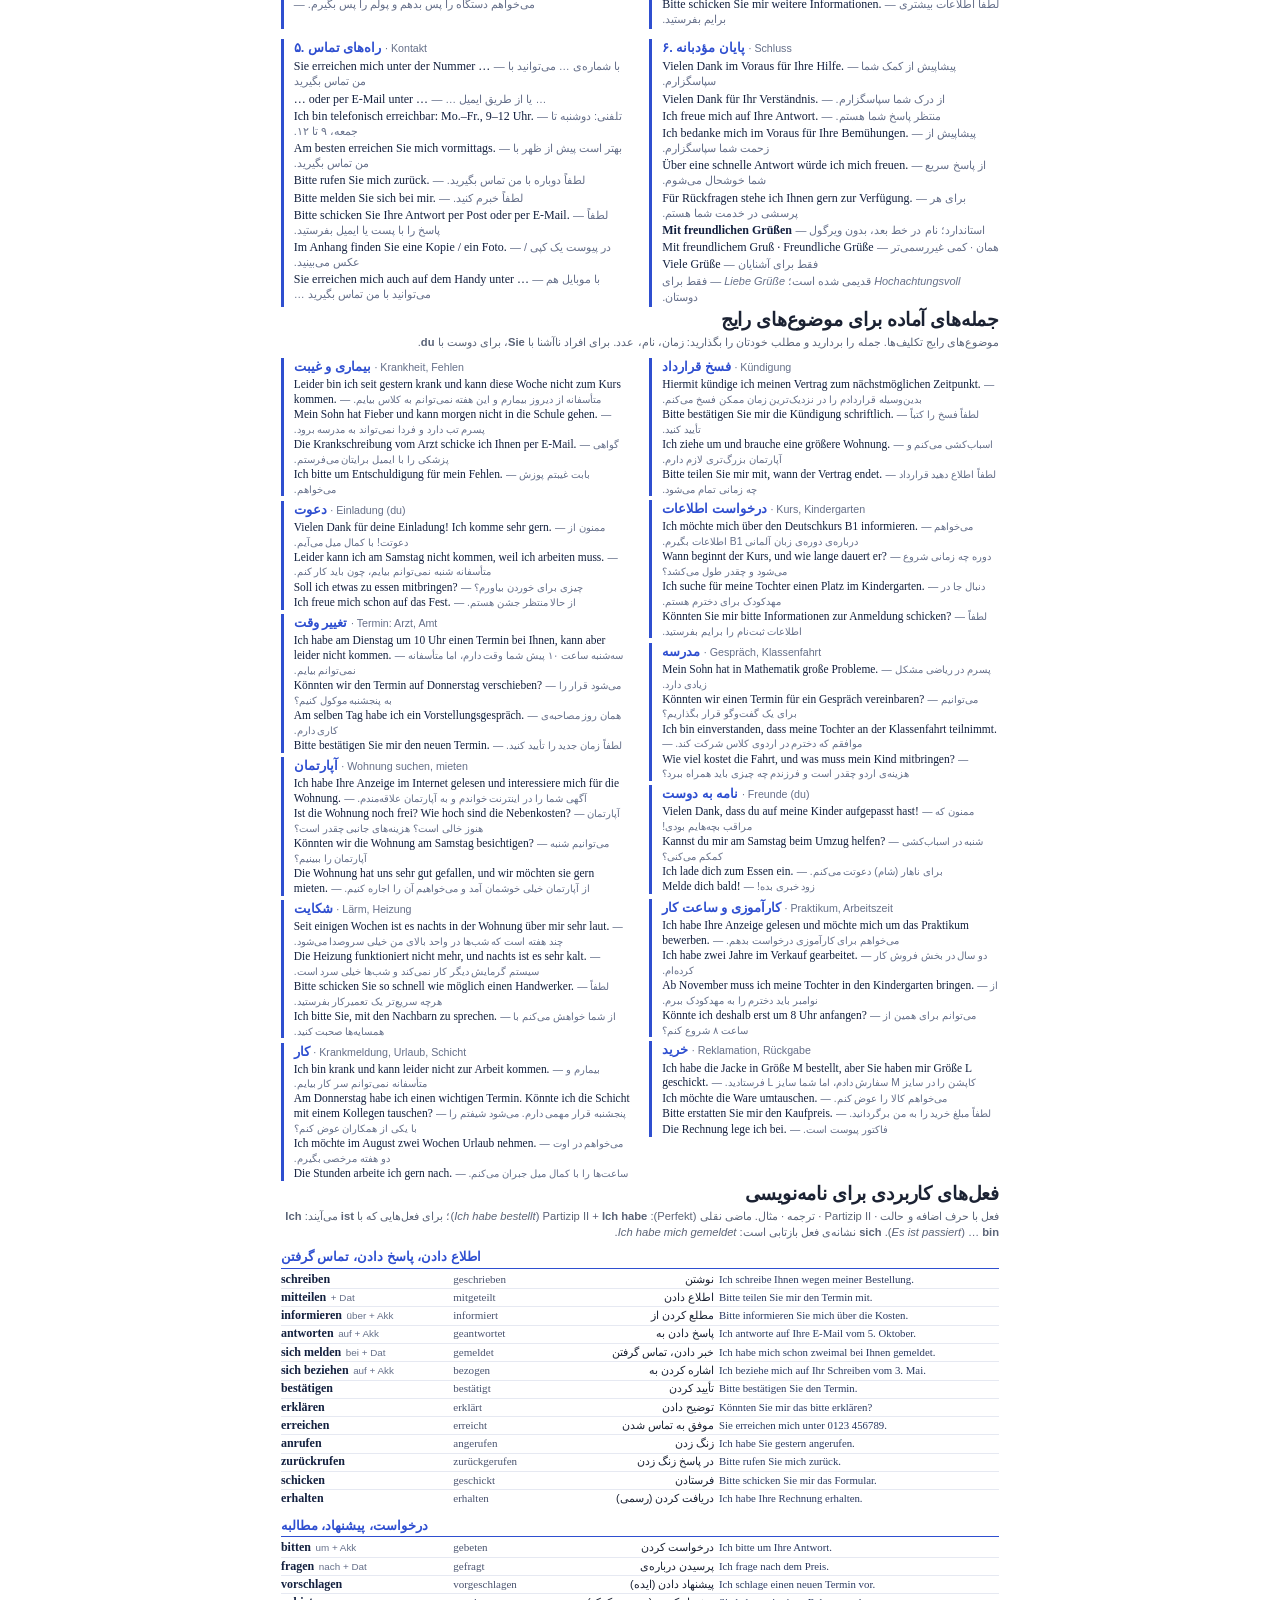
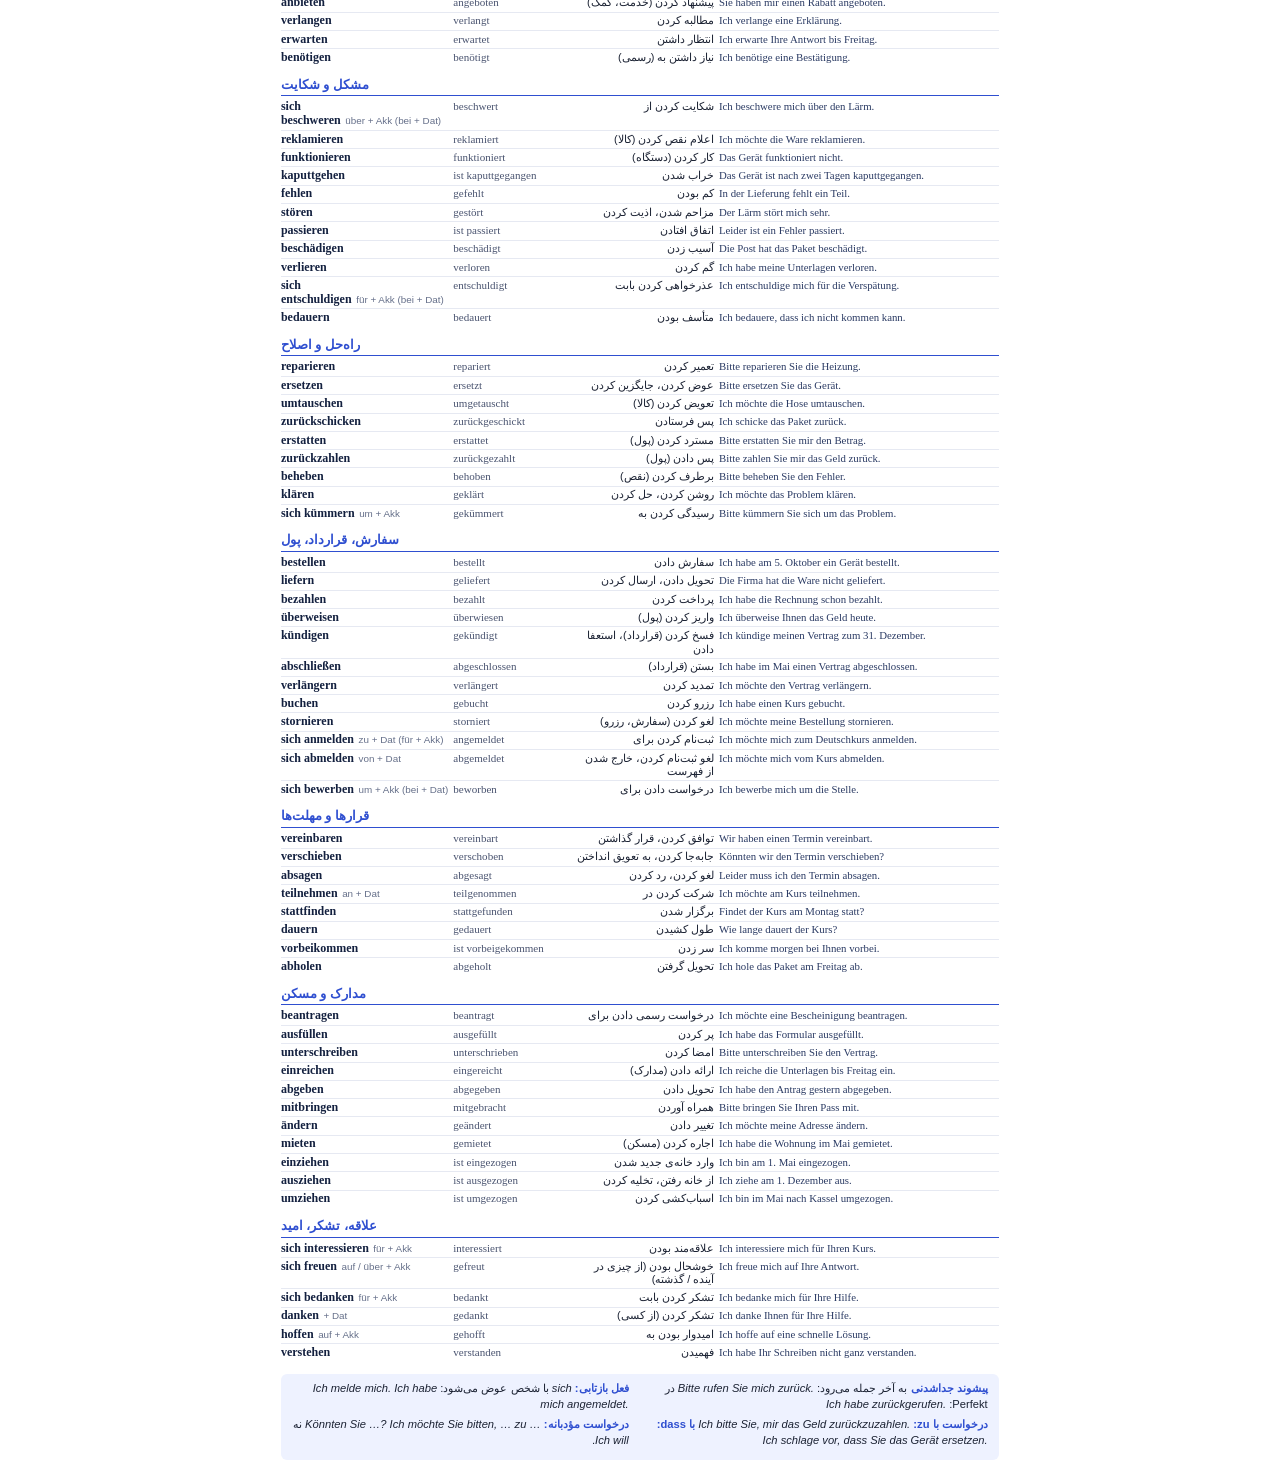
<file: docs/sheets/brief-podskazka-fa.html>
<!doctype html>
<html lang="fa" dir="ltr">
<head>
<!-- Persian edition of brief-podskazka.html: German is unchanged, Russian comments replaced with Persian (RTL runs). -->
<meta charset="utf-8">
<meta name="viewport" content="width=device-width, initial-scale=1">
<title>نامه‌ی رسمی B1 — راهنمای نوشتن</title>

<style>
    @page { size: A4; margin: 8mm 10mm; }

    * { box-sizing: border-box; }

    html { -webkit-print-color-adjust: exact; print-color-adjust: exact; }

    body {
        margin: 0;
        font: 9pt/1.34 "Segoe UI", Arial, sans-serif;
        color: #1b2233;
        background: #fff;
    }

    .page { width: 190mm; margin: 0 auto; break-after: page; }
    .page:last-child { break-after: auto; }

    .de { font-family: "Sitka Text", Charter, Georgia, Cambria, serif; font-size: 9.6pt; color: #13203f; }
    .ru { color: #66708a; font-size: 8pt; }

    h1 { margin: 0; font-size: 16pt; letter-spacing: -0.01em; }
    h2 { margin: 3.4mm 0 1.6mm; font-size: 9.6pt; color: #2f4fd0; text-transform: uppercase; letter-spacing: 0.05em; }
    .sub { margin: 0.8mm 0 3mm; color: #5b6478; font-size: 8.6pt; }

    /* ---------- макет письма ---------- */
    .letter { border: 0.8pt solid #b9c1d6; border-radius: 2mm; padding: 1.2mm 3.4mm; background: #fbfcff; }
    .lr {
        display: grid;
        grid-template-columns: 26mm 1fr;
        gap: 3mm;
        padding: 1.05mm 0;
        border-bottom: 0.4pt dashed #d3d9e8;
    }
    .lr:last-child { border-bottom: 0; }
    .lab { padding-top: 0.5mm; font-size: 7pt; font-weight: 700; line-height: 1.2; color: #2f4fd0; text-transform: uppercase; letter-spacing: 0.04em; }
    .lab small { display: block; font-weight: 400; text-transform: none; letter-spacing: 0; color: #66708a; }
    .lr .de { line-height: 1.38; }
    .lr .right { text-align: right; }
    .lr p { margin: 0 0 0.8mm; }
    .lr p:last-child { margin: 0; }
    .letter.small .lr { padding: 0.8mm 0; }
    .letter.small .de { font-size: 9.2pt; }

    /* ---------- электронное письмо ---------- */
    .mail { border: 0.8pt solid #b9c1d6; border-radius: 2mm; background: #fbfcff; overflow: hidden; }
    .mh { display: grid; grid-template-columns: 17mm 1fr; padding: 0.7mm 3.4mm; background: #eef2ff; border-bottom: 0.4pt solid #d3d9e8; }
    .mh b { color: #2f4fd0; font-size: 8.6pt; }
    .mh .de { font-size: 9.2pt; }
    .mb { padding: 1.6mm 3.4mm 0.6mm; font-size: 9.2pt; line-height: 1.36; }
    .mb p { margin: 0 0 1.1mm; }
    .mnote { margin: 0; padding: 1.2mm 3.4mm 1.4mm; border-top: 0.4pt dashed #d3d9e8; }

    /* ---------- обращение и тема ---------- */
    .duo { display: grid; grid-template-columns: 1fr 1fr; gap: 4mm; }
    .box { border: 0.6pt solid #d3d9e8; border-radius: 1.6mm; padding: 1.6mm 2.6mm 1.8mm; break-inside: avoid; }
    .box h3 { margin: 0 0 1mm; font-size: 8.8pt; color: #2f4fd0; }
    .box ul { margin: 0; padding: 0; list-style: none; }
    .box li { margin: 0 0 0.9mm; line-height: 1.3; }
    .note { margin: 1.1mm 0 0; color: #66708a; font-size: 7.8pt; line-height: 1.28; }

    /* ---------- банки фраз ---------- */
    .banks { display: grid; grid-template-columns: 1fr 1fr; gap: 2.6mm 5mm; }
    .bank { break-inside: avoid; border-left: 2.4pt solid #2f4fd0; padding-left: 2.6mm; }
    .bank h3 { margin: 0 0 0.9mm; font-size: 9.2pt; color: #2f4fd0; }
    .bank h3 small { font-weight: 400; color: #66708a; }
    .bank ul { margin: 0; padding: 0; list-style: none; }
    .bank li { margin: 0 0 0.55mm; line-height: 1.26; }
    .bank li .de { font-size: 9pt; }
    .topics { columns: 2; column-gap: 5mm; }
    .topics .bank { margin: 0 0 1.7mm; }
    .topics .bank li { margin: 0 0 0.35mm; line-height: 1.22; }
    .topics .bank li .de { font-size: 8.6pt; }
    .topics .bank li .ru { font-size: 7.6pt; }

    /* ---------- памятка ---------- */
    .rules { margin-top: 3.2mm; padding: 2mm 3mm; border-radius: 1.6mm; background: #eef2ff; color: #1b2233; font-size: 8.4pt; line-height: 1.34; }
    .rules b { color: #2f4fd0; }
    .rules ul { margin: 0; padding: 0; list-style: none; columns: 2; column-gap: 6mm; }
    .rules li { margin: 0 0 1mm; break-inside: avoid; }

    /* ---------- глаголы ---------- */
    .vg { margin: 0 0 2.4mm; }
    .vg h3 { margin: 0 0 0.6mm; padding-bottom: 0.7mm; border-bottom: 1.1pt solid #2f4fd0; font-size: 9.6pt; color: #2f4fd0; break-after: avoid; }
    table { width: 100%; border-collapse: collapse; table-layout: fixed; }
    tr { break-inside: avoid; }
    td, td .de { line-height: 1.16; }
    td { padding: 0.45mm 0; vertical-align: top; border-bottom: 0.3pt solid #e6e9f2; }
    tr:last-child td { border-bottom: 0; }
    td.v { width: 24%; padding-right: 1.2mm; }
    td.p { width: 17%; padding-right: 1.2mm; }
    td.t { width: 20%; padding-right: 1.2mm; font-size: 7.9pt; line-height: 1.2; }
    td.e { width: 39%; }
    td.v .de { font-size: 9pt; font-weight: 600; }
    td.p .de { font-size: 8.3pt; font-weight: 400; color: #4a5470; }
    td.e .de { font-size: 8.1pt; font-weight: 400; color: #2a3a63; }
    .case { margin-left: 1.2mm; color: #66708a; font-weight: 400; font-size: 7.4pt; white-space: nowrap; }
    thead td { padding: 0 0 0.5mm; border: 0; color: #66708a; font-size: 7pt; text-transform: uppercase; letter-spacing: 0.05em; }

    /* ---------- пример письма: число слов справа ---------- */
    .letter.w .lr { grid-template-columns: 26mm 1fr 9mm; padding: 0.55mm 0; }
    .letter.w .de { font-size: 8.9pt; line-height: 1.3; }
    .letter.w .lab { font-size: 6.6pt; }
    .cnt { padding-top: 0.4mm; text-align: right; font-size: 8.6pt; font-weight: 700; color: #2f4fd0; }
    .lr.tot { border-top: 0.8pt solid #b9c1d6; border-bottom: 0; }
    .lr.tot .ru { padding-top: 0.5mm; font-size: 7.8pt; }
    .pnote { margin: 1mm 0 0; }

    /* ---------- схема ---------- */
    .plan { width: 100%; border-collapse: collapse; table-layout: fixed; }
    .plan th { padding: 0 1.5mm 0.8mm 0; text-align: left; font-size: 7pt; font-weight: 700; color: #66708a; text-transform: uppercase; letter-spacing: 0.05em; border-bottom: 1pt solid #2f4fd0; }
    .plan th:nth-child(1), .plan td.part { width: 31mm; }
    .plan th:nth-child(2), .plan td.n { width: 13mm; text-align: center; }
    .plan td { padding: 0.7mm 1.5mm 0.7mm 0; vertical-align: top; border-bottom: 0.4pt dashed #d3d9e8; }
    .plan td.part { font-size: 8.4pt; font-weight: 700; color: #2f4fd0; line-height: 1.2; }
    .plan td.part small { display: block; font-weight: 400; color: #66708a; font-size: 7.2pt; }
    .plan td.n { font-size: 8.4pt; color: #4a5470; }
    .plan td.f { font-size: 8.2pt; line-height: 1.25; }
    .plan tr:last-child td { border-bottom: 0; }

    /* ---------- советы ---------- */
    .tips { margin: 0; padding: 0; list-style: none; counter-reset: t; columns: 2; column-gap: 6mm; }
    .tips li { counter-increment: t; break-inside: avoid; margin: 0 0 1.2mm; padding-left: 5.2mm; position: relative; font-size: 8pt; line-height: 1.28; }
    .tips li::before { content: counter(t); position: absolute; left: 0; top: 0.1mm; width: 3.8mm; height: 3.8mm; border-radius: 50%; background: #2f4fd0; color: #fff; font-size: 7pt; font-weight: 700; text-align: center; line-height: 3.8mm; }
    .tips b { color: #1b2233; }

    /* ---------- персидское издание ---------- */
    body { font-family: Tahoma, "Segoe UI", Arial, sans-serif; }
    [dir="rtl"], bdi[dir="rtl"], span[dir="rtl"] { font-family: Tahoma, "Segoe UI", Arial, sans-serif; }
    h1[dir="rtl"], h2[dir="rtl"] { text-align: right; }
    h1[dir="rtl"] { font-size: 14.5pt; }
    h2[dir="rtl"] { letter-spacing: 0; text-transform: none; font-size: 9.8pt; margin: 2.8mm 0 1.2mm; }
    .sub[dir="rtl"] { text-align: right; font-size: 8.4pt; line-height: 1.4; margin: 0.6mm 0 2mm; }
    .ru { font-size: 8.3pt; }
    .lab { font-size: 7.4pt; letter-spacing: 0; text-transform: none; line-height: 1.15; }
    .lab small { font-size: 7pt; line-height: 1.1; text-align: left; }
    .letter.w .lab { font-size: 7.2pt; }
    .letter.w .lr { padding: 0.45mm 0; }
    .plan td.part { font-size: 8.4pt; }
    .plan td.part small { font-size: 7.2pt; text-align: left; }
    .plan th { letter-spacing: 0; text-transform: none; font-size: 7.6pt; }
    .note[dir="rtl"] { text-align: right; font-size: 8.2pt; line-height: 1.35; }
    .tips li { padding-left: 0; padding-right: 5.4mm; font-size: 8pt; line-height: 1.34; margin: 0 0 0.9mm; }
    .tips li::before { left: auto; right: 0; content: counter(t, persian); font-family: Tahoma, "Segoe UI", sans-serif; }
    .bank h3 { font-size: 9.6pt; }
    .bank li .ru, .topics .bank li .ru { font-size: 8.2pt; }
    .topics .bank li .ru { font-size: 7.7pt; }
    .topics .bank { margin: 0 0 1.2mm; }
    .topics .bank li { margin: 0 0 0.2mm; line-height: 1.2; }
    .topics .bank h3 { margin: 0 0 0.5mm; }
    .rules[dir="rtl"] { font-size: 8.4pt; line-height: 1.42; }
    td.t { font-size: 8.2pt; line-height: 1.22; text-align: right; }
    .vg h3 { text-align: left; }
</style>
</head>
<body>


<section class="page">
    <h1 dir="rtl">ایمیل رسمی در حدود ۸۰ کلمه: نمونه و ساختار</h1>
    <p class="sub" dir="rtl">نامه‌ی رسمی را با <b dir="ltr">Sie</b> می‌نویسیم. در سمت چپ بخش‌های نامه و در سمت راست تعداد کلمه‌ها آمده است. در منابع رسمی حجم دقیقی ذکر نشده (<span dir="ltr">«möglichst viel»</span> یعنی «هرچه بیشتر»): ۷۰ تا ۱۱۰ کلمه حجم مناسبی است و حدود ۸۰ کلمه یک معیار راهنما.</p>

    <h2 dir="rtl">نامه‌ی آماده</h2>
    <div class="letter w">
        <div class="lr"><div class="lab">فرستنده<small dir="ltr">Von:</small></div><div class="de">i.petrow@mail.de</div><div></div></div>
        <div class="lr"><div class="lab">گیرنده<small dir="ltr">An:</small></div><div class="de">k.weber@vhs-kassel.de</div><div></div></div>
        <div class="lr"><div class="lab">موضوع<small dir="ltr">Betreff:</small></div><div class="de"><b>Fehlen im Deutschkurs B1 (diese Woche)</b> <span class="ru">— <bdi dir="rtl">دقیقاً چه چیزی + زمان یا شماره، بدون نقطه</bdi></span></div><div></div></div>
        <div class="lr"><div class="lab">رونوشت · پیوست<small dir="ltr">Cc: · Anhang:</small></div><div class="de">— <span class="ru"><bdi dir="rtl">(در صورت نیاز؛ آدرس و تاریخ را در متن نمی‌نویسند؛ درباره‌ی پیوست: <i dir="ltr">Im Anhang finden Sie …</i>)</bdi></span></div><div></div></div>
        <div class="lr cr"><div class="lab">خطاب<small dir="ltr">Anrede</small></div><div class="de">Sehr geehrter Herr Weber,</div><div class="cnt"></div></div>
        <div class="lr cr"><div class="lab">دلیل نوشتن<small dir="ltr">Anlass</small></div><div class="de">ich schreibe Ihnen, weil ich diese Woche nicht zum Deutschkurs kommen kann.</div><div class="cnt"></div></div>
        <div class="lr cr"><div class="lab">بند ۱<small dir="rtl">دلیل</small></div><div class="de">Ich bin seit gestern krank und habe Fieber. Mein Arzt sagt, dass ich bis Freitag zu Hause bleiben muss.</div><div class="cnt"></div></div>
        <div class="lr cr"><div class="lab">بند ۲<small dir="rtl">عذرخواهی</small></div><div class="de">Bitte entschuldigen Sie mein Fehlen.</div><div class="cnt"></div></div>
        <div class="lr cr"><div class="lab">بند ۳<small dir="rtl">درخواست</small></div><div class="de">Ich möchte aber nichts verpassen. Könnten Sie mir deshalb bitte die Hausaufgaben per E-Mail schicken?</div><div class="cnt"></div></div>
        <div class="lr cr"><div class="lab">بند ۴<small dir="rtl">برنامه</small></div><div class="de">Ich hoffe, dass ich am Montag wieder in den Kurs kommen kann.</div><div class="cnt"></div></div>
        <div class="lr cr"><div class="lab">تشکر<small dir="ltr">Dank</small></div><div class="de">Vielen Dank für Ihr Verständnis.</div><div class="cnt"></div></div>
        <div class="lr cr"><div class="lab">عبارت پایانی<small dir="ltr">Schluss</small></div><div class="de">Mit freundlichen Grüßen<br>Ivan Petrow</div><div class="cnt"></div></div>
        <div class="lr tot"><div class="lab">مجموع کلمه‌ها</div><div class="ru">از خطاب تا نام؛ بخش بالای ایمیل (<span dir="ltr">Von, An, Cc, Betreff, Anhang</span>) شمرده نمی‌شود</div><div class="cnt" id="total"></div></div>
    </div>

    <h2 dir="rtl">ساختار: در هر بخش چه بنویسیم</h2>
    <table class="plan">
        <thead><tr><th dir="rtl">بخش</th><th dir="rtl">تعداد کلمه</th><th dir="rtl">الگوی کلی — به‌جای نقطه‌چین مطلب خودتان را بگذارید</th></tr></thead>
        <tbody>
            <tr><td class="part">خطاب<small dir="ltr">Anrede</small></td><td class="n">3–5</td><td class="de f">Sehr geehrte Frau … / Sehr geehrter Herr …, · Sehr geehrte Damen und Herren, <span dir="rtl">(نام معلوم نیست)</span> · Liebe Frau …, <span dir="rtl">(برای آشنا، با Sie)</span>. <span dir="rtl">بعد از ویرگول با حرف کوچک ادامه می‌دهیم (به‌جز اسم‌ها و Sie).</span></td></tr>
            <tr><td class="part">دلیل نوشتن<small dir="ltr">Anlass</small></td><td class="n">10–15</td><td class="de f">ich schreibe Ihnen, weil ich … / ich schreibe Ihnen wegen (+ Gen) … / ich möchte … absagen / … fragen / mich für … anmelden</td></tr>
            <tr><td class="part">بند ۱<small dir="rtl">دلیل، وضعیت</small></td><td class="n">15–20</td><td class="de f">[<span dir="rtl">واقعیت: چه چیزی، چه زمانی.</span>] [<span dir="rtl">جزئیات:</span> seit … / weil … / dass …]</td></tr>
            <tr><td class="part">بند ۲<small dir="rtl">عذرخواهی، احساس</small></td><td class="n">5–10</td><td class="de f">Bitte entschuldigen Sie … / Es tut mir leid, dass … / Leider …</td></tr>
            <tr><td class="part">بند ۳<small dir="rtl">درخواست، پرسش</small></td><td class="n">12–18</td><td class="de f">Könnten Sie mir bitte … ? / Ich möchte Sie bitten, … zu … + <span dir="rtl">برای چه:</span> <i>dann …</i> / <i>damit …</i></td></tr>
            <tr><td class="part">بند ۴<small dir="rtl">برنامه، پیشنهاد، مهلت</small></td><td class="n">10–15</td><td class="de f">Ich hoffe, dass … / Ich schlage vor, … / Bitte antworten Sie mir bis zum …</td></tr>
            <tr><td class="part">تشکر، تماس<small dir="ltr">Dank, Kontakt</small></td><td class="n">5–10</td><td class="de f">Vielen Dank im Voraus für … / Vielen Dank für Ihr Verständnis. · Sie erreichen mich unter …</td></tr>
            <tr><td class="part">عبارت پایانی<small dir="ltr">Schluss</small></td><td class="n">4–6</td><td class="de f">Mit freundlichen Grüßen · Mit freundlichem Gruß · Freundliche Grüße — <span dir="rtl">بدون ویرگول؛ نام در خط بعد</span></td></tr>
        </tbody>
    </table>
    <p class="note pnote" dir="rtl">معمولاً در تکلیف چهار بند آمده است (<span dir="ltr">Leitpunkte</span>): هر بند را کامل توضیح دهید — همان سطرهای «بند ۱ تا ۴». مجموع سطرها حدود ۸۰ کلمه است.</p>

    <h2 dir="rtl">نکته‌ها: چطور در ۸۰ کلمه بگنجانیم و امتیاز از دست ندهیم</h2>
    <ol class="tips" dir="rtl">
        <li><b>اول برنامه (۲ تا ۳ دقیقه).</b> بندهای تکلیف را بنویسید و برای هر کدام یک یا دو کلمه‌ی کلیدی یادداشت کنید. هر بند جمله‌ی خودش را دارد: جا انداختن یک بند از یک غلط دستوری گران‌تر تمام می‌شود.</li>
        <li><b>۸۰ کلمه یعنی ۷ تا ۹ جمله‌ی کوتاه.</b> جمله‌ها را بشمارید، نه کلمه‌ها را: برای هر بند یک یا دو جمله.</li>
        <li><b>هر بند = واقعیت + جزئیات.</b> نه «<span dir="ltr">Ich bin krank</span>»، بلکه «<span dir="ltr">Ich bin seit gestern krank und habe Fieber</span>»: از چه زمانی؟ دقیقاً چه چیزی؟ چرا؟</li>
        <li><b>هر جمله یک فکر، حداکثر ۱۵ کلمه</b> و نه بیش از یک جمله‌ی پیرو (<i dir="ltr">weil, dass, wenn</i>): این‌طور اشتباه کمتری می‌کنید.</li>
        <li><b>ترتیب کلمات مهم‌ترین نکته است.</b> فعل در جمله‌ی اصلی در جای دوم می‌آید؛ بعد از <i dir="ltr">weil, dass, wenn</i> در آخر جمله؛ بعد از <i dir="ltr">deshalb, trotzdem</i> بلافاصله پس از آن‌ها.</li>
        <li><b>۳ تا ۴ حرف ربط</b> متن را منسجم می‌کند: <i dir="ltr">aber, deshalb, außerdem, dann, trotzdem</i>.</li>
        <li><b>لحن رسمی و دوستانه را مخلوط نکنید.</b> در نامه‌ی رسمی <i dir="ltr">Sie, Ihnen, Ihr</i> با حرف بزرگ؛ برای دوست <i dir="ltr">du, dir, dein</i>. بدون مخفف و کلمه‌های محاوره‌ای.</li>
        <li><b>درخواست را مؤدبانه بیان کنید:</b> <i dir="ltr">Könnten Sie … ? Ich möchte Sie bitten, … zu …</i> نه <i dir="ltr">Ich will</i> و نه دستور صریح.</li>
        <li><b>کلمه را نمی‌دانید؟ توصیفش کنید:</b> <i dir="ltr">das Gerät, mit dem man Wasser kocht</i>. بند را نباید رها کرد.</li>
        <li><b>دقیقه‌های آخر — بازبینی:</b> همه‌ی بندها آمده؟ · اسم‌ها با حرف بزرگ · <i dir="ltr">Sie</i> · فعل در جای درست · ویرگول پیش از <i dir="ltr">weil, dass, wenn</i> · عبارت پایانی بدون ویرگول. از ۳۰ دقیقه: حدود ۳ دقیقه برنامه، ۲۰ دقیقه نوشتن، ۵ تا ۷ دقیقه بازبینی.</li>
    </ol>
</section>


<section class="page">
    <h1 dir="rtl">عبارت‌های هر بخش نامه</h1>
    <p class="sub" dir="rtl">از هر بلوک ۱ تا ۶ یک عبارت بردارید — نامه‌ی شما آماده است. نقطه‌چین جای کلمه‌ی خودتان است.</p>

    <div class="banks">
        <div class="bank">
            <h3>۱. شروع <small dir="ltr">· Einleitung</small></h3>
            <ul>
                <li><span class="de">Ich schreibe Ihnen wegen (+ Gen) …</span> <span class="ru">— <bdi dir="rtl">درباره‌ی … برایتان می‌نویسم</bdi></span></li>
                <li><span class="de">Ich schreibe Ihnen, weil …</span> <span class="ru">— <bdi dir="rtl">برایتان می‌نویسم چون …</bdi></span></li>
                <li><span class="de">Ich wende mich an Sie, weil …</span> <span class="ru">— <bdi dir="rtl">به شما مراجعه می‌کنم چون …</bdi></span></li>
                <li><span class="de">Ich beziehe mich auf Ihr Schreiben vom …</span> <span class="ru">— <bdi dir="rtl">عطف به نامه‌ی شما مورخ …</bdi></span></li>
                <li><span class="de">Vielen Dank für Ihre E-Mail vom …</span> <span class="ru">— <bdi dir="rtl">از ایمیل شما مورخ … سپاسگزارم</bdi></span></li>
                <li><span class="de">Ich interessiere mich für …</span> <span class="ru">— <bdi dir="rtl">به … علاقه‌مندم</bdi></span></li>
                <li><span class="de">Ich habe Ihre Anzeige in … gelesen.</span> <span class="ru">— <bdi dir="rtl">آگهی شما را در … خواندم</bdi></span></li>
                <li><span class="de">Hiermit kündige ich …</span> <span class="ru">— <bdi dir="rtl">بدین‌وسیله … را فسخ می‌کنم</bdi></span></li>
                <li><span class="de">Ich möchte Ihnen mitteilen, dass …</span> <span class="ru">— <bdi dir="rtl">می‌خواهم به شما اطلاع بدهم که …</bdi></span></li>
                <li><span class="de">Ich habe eine Frage zu …</span> <span class="ru">— <bdi dir="rtl">درباره‌ی … یک سؤال دارم</bdi></span></li>
            </ul>
        </div>
        <div class="bank">
            <h3>۲. مشکل <small dir="ltr">· Problem</small></h3>
            <ul>
                <li><span class="de">Am … habe ich … bestellt, aber …</span> <span class="ru">— <bdi dir="rtl">در … من … سفارش دادم، اما …</bdi></span></li>
                <li><span class="de">Leider funktioniert … nicht. / … ist kaputt.</span> <span class="ru">— <bdi dir="rtl">… کار نمی‌کند / خراب است.</bdi></span></li>
                <li><span class="de">Die Lieferung ist bis heute nicht angekommen.</span> <span class="ru">— <bdi dir="rtl">سفارش تا امروز نرسیده است.</bdi></span></li>
                <li><span class="de">Die Ware ist beschädigt angekommen.</span> <span class="ru">— <bdi dir="rtl">کالا آسیب‌دیده رسیده است.</bdi></span></li>
                <li><span class="de">In der Lieferung fehlt ein Teil.</span> <span class="ru">— <bdi dir="rtl">در سفارش یک قطعه کم است.</bdi></span></li>
                <li><span class="de">Seit zwei Wochen ist die Heizung kaputt.</span> <span class="ru">— <bdi dir="rtl">دو هفته است که سیستم گرمایش کار نمی‌کند.</bdi></span></li>
                <li><span class="de">Außerdem … / Darüber hinaus …</span> <span class="ru">— <bdi dir="rtl">علاوه بر این …</bdi></span></li>
                <li><span class="de">Das ist für mich ein Problem, weil …</span> <span class="ru">— <bdi dir="rtl">این برای من مشکل است، چون …</bdi></span></li>
                <li><span class="de">Ich bin damit nicht zufrieden.</span> <span class="ru">— <bdi dir="rtl">من از این راضی نیستم.</bdi></span></li>
                <li><span class="de">Ich habe schon mehrmals angerufen, aber niemand hat sich gemeldet.</span> <span class="ru">— <bdi dir="rtl">چند بار تماس گرفته‌ام، اما کسی جواب نداده است.</bdi></span></li>
            </ul>
        </div>
        <div class="bank">
            <h3>۳. راه‌حل <small dir="ltr">· Lösung</small></h3>
            <ul>
                <li><span class="de">Ich schlage vor, dass Sie …</span> <span class="ru">— <bdi dir="rtl">پیشنهاد می‌کنم شما …</bdi></span></li>
                <li><span class="de">Ich schlage vor, den Termin zu verschieben.</span> <span class="ru">— <bdi dir="rtl">پیشنهاد می‌کنم قرار را جابه‌جا کنیم.</bdi></span></li>
                <li><span class="de">Bitte ersetzen Sie das Gerät.</span> <span class="ru">— <bdi dir="rtl">لطفاً دستگاه را عوض کنید.</bdi></span></li>
                <li><span class="de">Bitte erstatten Sie mir den Betrag.</span> <span class="ru">— <bdi dir="rtl">لطفاً مبلغ را به من برگردانید.</bdi></span></li>
                <li><span class="de">Bitte reparieren Sie … so schnell wie möglich.</span> <span class="ru">— <bdi dir="rtl">لطفاً … را هرچه سریع‌تر تعمیر کنید.</bdi></span></li>
                <li><span class="de">Eine Möglichkeit wäre, … zu …</span> <span class="ru">— <bdi dir="rtl">یک راه این است که …</bdi></span></li>
                <li><span class="de">Wenn das nicht möglich ist, …</span> <span class="ru">— <bdi dir="rtl">اگر این ممکن نیست، …</bdi></span></li>
                <li><span class="de">Ich bin einverstanden, wenn …</span> <span class="ru">— <bdi dir="rtl">موافقم، اگر …</bdi></span></li>
                <li><span class="de">Es wäre schön, wenn Sie … könnten.</span> <span class="ru">— <bdi dir="rtl">خوب می‌شد اگر می‌توانستید …</bdi></span></li>
                <li><span class="de">Ich möchte das Gerät zurückgeben und mein Geld zurückbekommen.</span> <span class="ru">— <bdi dir="rtl">می‌خواهم دستگاه را پس بدهم و پولم را پس بگیرم.</bdi></span></li>
            </ul>
        </div>
        <div class="bank">
            <h3>۴. درخواست‌ها <small dir="ltr">· Bitten</small></h3>
            <ul>
                <li><span class="de">Könnten Sie mir bitte … schicken?</span> <span class="ru">— <bdi dir="rtl">آیا ممکن است … را برایم بفرستید؟</bdi></span></li>
                <li><span class="de">Ich möchte Sie bitten, … zu + Inf.</span> <span class="ru">— <bdi dir="rtl">از شما خواهش می‌کنم …</bdi></span></li>
                <li><span class="de">Ich bitte Sie um eine Bestätigung.</span> <span class="ru">— <bdi dir="rtl">خواهشمندم تأیید کنید.</bdi></span></li>
                <li><span class="de">Bitte teilen Sie mir mit, ob / wann …</span> <span class="ru">— <bdi dir="rtl">لطفاً اطلاع دهید آیا / چه زمانی …</bdi></span></li>
                <li><span class="de">Ich wäre Ihnen dankbar, wenn …</span> <span class="ru">— <bdi dir="rtl">سپاسگزار می‌شوم اگر …</bdi></span></li>
                <li><span class="de">Würden Sie mir bitte erklären, …?</span> <span class="ru">— <bdi dir="rtl">ممکن است برایم توضیح دهید که …؟</bdi></span></li>
                <li><span class="de">Bitte antworten Sie mir bis zum …</span> <span class="ru">— <bdi dir="rtl">لطفاً تا … به من پاسخ دهید.</bdi></span></li>
                <li><span class="de">Bitte antworten Sie mir innerhalb von 14 Tagen.</span> <span class="ru">— <bdi dir="rtl">لطفاً ظرف ۱۴ روز به من پاسخ دهید.</bdi></span></li>
                <li><span class="de">Dürfte ich Sie bitten, … zu …?</span> <span class="ru">— <bdi dir="rtl">اجازه بدهید از شما بخواهم …</bdi></span></li>
                <li><span class="de">Bitte schicken Sie mir weitere Informationen.</span> <span class="ru">— <bdi dir="rtl">لطفاً اطلاعات بیشتری برایم بفرستید.</bdi></span></li>
            </ul>
        </div>
        <div class="bank">
            <h3>۵. راه‌های تماس <small dir="ltr">· Kontakt</small></h3>
            <ul>
                <li><span class="de">Sie erreichen mich unter der Nummer …</span> <span class="ru">— <bdi dir="rtl">با شماره‌ی … می‌توانید با من تماس بگیرید</bdi></span></li>
                <li><span class="de">… oder per E-Mail unter …</span> <span class="ru">— <bdi dir="rtl">… یا از طریق ایمیل …</bdi></span></li>
                <li><span class="de">Ich bin telefonisch erreichbar: Mo.–Fr., 9–12 Uhr.</span> <span class="ru">— <bdi dir="rtl">تلفنی: دوشنبه تا جمعه، ۹ تا ۱۲.</bdi></span></li>
                <li><span class="de">Am besten erreichen Sie mich vormittags.</span> <span class="ru">— <bdi dir="rtl">بهتر است پیش از ظهر با من تماس بگیرید.</bdi></span></li>
                <li><span class="de">Bitte rufen Sie mich zurück.</span> <span class="ru">— <bdi dir="rtl">لطفاً دوباره با من تماس بگیرید.</bdi></span></li>
                <li><span class="de">Bitte melden Sie sich bei mir.</span> <span class="ru">— <bdi dir="rtl">لطفاً خبرم کنید.</bdi></span></li>
                <li><span class="de">Bitte schicken Sie Ihre Antwort per Post oder per E-Mail.</span> <span class="ru">— <bdi dir="rtl">لطفاً پاسخ را با پست یا ایمیل بفرستید.</bdi></span></li>
                <li><span class="de">Im Anhang finden Sie eine Kopie / ein Foto.</span> <span class="ru">— <bdi dir="rtl">در پیوست یک کپی / عکس می‌بینید.</bdi></span></li>
                <li><span class="de">Sie erreichen mich auch auf dem Handy unter …</span> <span class="ru">— <bdi dir="rtl">با موبایل هم می‌توانید با من تماس بگیرید …</bdi></span></li>
            </ul>
        </div>
        <div class="bank">
            <h3>۶. پایان مؤدبانه <small dir="ltr">· Schluss</small></h3>
            <ul>
                <li><span class="de">Vielen Dank im Voraus für Ihre Hilfe.</span> <span class="ru">— <bdi dir="rtl">پیشاپیش از کمک شما سپاسگزارم.</bdi></span></li>
                <li><span class="de">Vielen Dank für Ihr Verständnis.</span> <span class="ru">— <bdi dir="rtl">از درک شما سپاسگزارم.</bdi></span></li>
                <li><span class="de">Ich freue mich auf Ihre Antwort.</span> <span class="ru">— <bdi dir="rtl">منتظر پاسخ شما هستم.</bdi></span></li>
                <li><span class="de">Ich bedanke mich im Voraus für Ihre Bemühungen.</span> <span class="ru">— <bdi dir="rtl">پیشاپیش از زحمت شما سپاسگزارم.</bdi></span></li>
                <li><span class="de">Über eine schnelle Antwort würde ich mich freuen.</span> <span class="ru">— <bdi dir="rtl">از پاسخ سریع شما خوشحال می‌شوم.</bdi></span></li>
                <li><span class="de">Für Rückfragen stehe ich Ihnen gern zur Verfügung.</span> <span class="ru">— <bdi dir="rtl">برای هر پرسشی در خدمت شما هستم.</bdi></span></li>
                <li><span class="de"><b>Mit freundlichen Grüßen</b></span> <span class="ru">— <bdi dir="rtl">استاندارد؛ نام در خط بعد، بدون ویرگول</bdi></span></li>
                <li><span class="de">Mit freundlichem Gruß · Freundliche Grüße</span> <span class="ru">— <bdi dir="rtl">همان · کمی غیررسمی‌تر</bdi></span></li>
                <li><span class="de">Viele Grüße</span> <span class="ru">— <bdi dir="rtl">فقط برای آشنایان</bdi></span></li>
                <li><span class="ru"><bdi dir="rtl"><i dir="ltr">Hochachtungsvoll</i> قدیمی شده است؛ <i dir="ltr">Liebe Grüße</i> — فقط برای دوستان.</bdi></span></li>
            </ul>
        </div>
    </div>
</section>


<section class="page">
    <h1 dir="rtl">جمله‌های آماده برای موضوع‌های رایج</h1>
    <p class="sub" dir="rtl">موضوع‌های رایج تکلیف‌ها. جمله را بردارید و مطلب خودتان را بگذارید: زمان، نام، عدد. برای افراد ناآشنا با <b dir="ltr">Sie</b>، برای دوست با <b dir="ltr">du</b>.</p>

    <div class="topics">
        <div class="bank">
            <h3>بیماری و غیبت <small dir="ltr">· Krankheit, Fehlen</small></h3>
            <ul>
                <li><span class="de">Leider bin ich seit gestern krank und kann diese Woche nicht zum Kurs kommen.</span> <span class="ru">— <bdi dir="rtl">متأسفانه از دیروز بیمارم و این هفته نمی‌توانم به کلاس بیایم.</bdi></span></li>
                <li><span class="de">Mein Sohn hat Fieber und kann morgen nicht in die Schule gehen.</span> <span class="ru">— <bdi dir="rtl">پسرم تب دارد و فردا نمی‌تواند به مدرسه برود.</bdi></span></li>
                <li><span class="de">Die Krankschreibung vom Arzt schicke ich Ihnen per E-Mail.</span> <span class="ru">— <bdi dir="rtl">گواهی پزشکی را با ایمیل برایتان می‌فرستم.</bdi></span></li>
                <li><span class="de">Ich bitte um Entschuldigung für mein Fehlen.</span> <span class="ru">— <bdi dir="rtl">بابت غیبتم پوزش می‌خواهم.</bdi></span></li>
            </ul>
        </div>
        <div class="bank">
            <h3>دعوت <small dir="ltr">· Einladung (du)</small></h3>
            <ul>
                <li><span class="de">Vielen Dank für deine Einladung! Ich komme sehr gern.</span> <span class="ru">— <bdi dir="rtl">ممنون از دعوتت! با کمال میل می‌آیم.</bdi></span></li>
                <li><span class="de">Leider kann ich am Samstag nicht kommen, weil ich arbeiten muss.</span> <span class="ru">— <bdi dir="rtl">متأسفانه شنبه نمی‌توانم بیایم، چون باید کار کنم.</bdi></span></li>
                <li><span class="de">Soll ich etwas zu essen mitbringen?</span> <span class="ru">— <bdi dir="rtl">چیزی برای خوردن بیاورم؟</bdi></span></li>
                <li><span class="de">Ich freue mich schon auf das Fest.</span> <span class="ru">— <bdi dir="rtl">از حالا منتظر جشن هستم.</bdi></span></li>
            </ul>
        </div>
        <div class="bank">
            <h3>تغییر وقت <small dir="ltr">· Termin: Arzt, Amt</small></h3>
            <ul>
                <li><span class="de">Ich habe am Dienstag um 10 Uhr einen Termin bei Ihnen, kann aber leider nicht kommen.</span> <span class="ru">— <bdi dir="rtl">سه‌شنبه ساعت ۱۰ پیش شما وقت دارم، اما متأسفانه نمی‌توانم بیایم.</bdi></span></li>
                <li><span class="de">Könnten wir den Termin auf Donnerstag verschieben?</span> <span class="ru">— <bdi dir="rtl">می‌شود قرار را به پنجشنبه موکول کنیم؟</bdi></span></li>
                <li><span class="de">Am selben Tag habe ich ein Vorstellungsgespräch.</span> <span class="ru">— <bdi dir="rtl">همان روز مصاحبه‌ی کاری دارم.</bdi></span></li>
                <li><span class="de">Bitte bestätigen Sie mir den neuen Termin.</span> <span class="ru">— <bdi dir="rtl">لطفاً زمان جدید را تأیید کنید.</bdi></span></li>
            </ul>
        </div>
        <div class="bank">
            <h3>آپارتمان <small dir="ltr">· Wohnung suchen, mieten</small></h3>
            <ul>
                <li><span class="de">Ich habe Ihre Anzeige im Internet gelesen und interessiere mich für die Wohnung.</span> <span class="ru">— <bdi dir="rtl">آگهی شما را در اینترنت خواندم و به آپارتمان علاقه‌مندم.</bdi></span></li>
                <li><span class="de">Ist die Wohnung noch frei? Wie hoch sind die Nebenkosten?</span> <span class="ru">— <bdi dir="rtl">آپارتمان هنوز خالی است؟ هزینه‌های جانبی چقدر است؟</bdi></span></li>
                <li><span class="de">Könnten wir die Wohnung am Samstag besichtigen?</span> <span class="ru">— <bdi dir="rtl">می‌توانیم شنبه آپارتمان را ببینیم؟</bdi></span></li>
                <li><span class="de">Die Wohnung hat uns sehr gut gefallen, und wir möchten sie gern mieten.</span> <span class="ru">— <bdi dir="rtl">از آپارتمان خیلی خوشمان آمد و می‌خواهیم آن را اجاره کنیم.</bdi></span></li>
            </ul>
        </div>
        <div class="bank">
            <h3>شکایت <small dir="ltr">· Lärm, Heizung</small></h3>
            <ul>
                <li><span class="de">Seit einigen Wochen ist es nachts in der Wohnung über mir sehr laut.</span> <span class="ru">— <bdi dir="rtl">چند هفته است که شب‌ها در واحد بالای من خیلی سروصدا می‌شود.</bdi></span></li>
                <li><span class="de">Die Heizung funktioniert nicht mehr, und nachts ist es sehr kalt.</span> <span class="ru">— <bdi dir="rtl">سیستم گرمایش دیگر کار نمی‌کند و شب‌ها خیلی سرد است.</bdi></span></li>
                <li><span class="de">Bitte schicken Sie so schnell wie möglich einen Handwerker.</span> <span class="ru">— <bdi dir="rtl">لطفاً هرچه سریع‌تر یک تعمیرکار بفرستید.</bdi></span></li>
                <li><span class="de">Ich bitte Sie, mit den Nachbarn zu sprechen.</span> <span class="ru">— <bdi dir="rtl">از شما خواهش می‌کنم با همسایه‌ها صحبت کنید.</bdi></span></li>
            </ul>
        </div>
        <div class="bank">
            <h3>کار <small dir="ltr">· Krankmeldung, Urlaub, Schicht</small></h3>
            <ul>
                <li><span class="de">Ich bin krank und kann leider nicht zur Arbeit kommen.</span> <span class="ru">— <bdi dir="rtl">بیمارم و متأسفانه نمی‌توانم سر کار بیایم.</bdi></span></li>
                <li><span class="de">Am Donnerstag habe ich einen wichtigen Termin. Könnte ich die Schicht mit einem Kollegen tauschen?</span> <span class="ru">— <bdi dir="rtl">پنجشنبه قرار مهمی دارم. می‌شود شیفتم را با یکی از همکاران عوض کنم؟</bdi></span></li>
                <li><span class="de">Ich möchte im August zwei Wochen Urlaub nehmen.</span> <span class="ru">— <bdi dir="rtl">می‌خواهم در اوت دو هفته مرخصی بگیرم.</bdi></span></li>
                <li><span class="de">Die Stunden arbeite ich gern nach.</span> <span class="ru">— <bdi dir="rtl">ساعت‌ها را با کمال میل جبران می‌کنم.</bdi></span></li>
            </ul>
        </div>
        <div class="bank">
            <h3>فسخ قرارداد <small dir="ltr">· Kündigung</small></h3>
            <ul>
                <li><span class="de">Hiermit kündige ich meinen Vertrag zum nächstmöglichen Zeitpunkt.</span> <span class="ru">— <bdi dir="rtl">بدین‌وسیله قراردادم را در نزدیک‌ترین زمان ممکن فسخ می‌کنم.</bdi></span></li>
                <li><span class="de">Bitte bestätigen Sie mir die Kündigung schriftlich.</span> <span class="ru">— <bdi dir="rtl">لطفاً فسخ را کتباً تأیید کنید.</bdi></span></li>
                <li><span class="de">Ich ziehe um und brauche eine größere Wohnung.</span> <span class="ru">— <bdi dir="rtl">اسباب‌کشی می‌کنم و آپارتمان بزرگ‌تری لازم دارم.</bdi></span></li>
                <li><span class="de">Bitte teilen Sie mir mit, wann der Vertrag endet.</span> <span class="ru">— <bdi dir="rtl">لطفاً اطلاع دهید قرارداد چه زمانی تمام می‌شود.</bdi></span></li>
            </ul>
        </div>
        <div class="bank">
            <h3>درخواست اطلاعات <small dir="ltr">· Kurs, Kindergarten</small></h3>
            <ul>
                <li><span class="de">Ich möchte mich über den Deutschkurs B1 informieren.</span> <span class="ru">— <bdi dir="rtl">می‌خواهم درباره‌ی دوره‌ی زبان آلمانی B1 اطلاعات بگیرم.</bdi></span></li>
                <li><span class="de">Wann beginnt der Kurs, und wie lange dauert er?</span> <span class="ru">— <bdi dir="rtl">دوره چه زمانی شروع می‌شود و چقدر طول می‌کشد؟</bdi></span></li>
                <li><span class="de">Ich suche für meine Tochter einen Platz im Kindergarten.</span> <span class="ru">— <bdi dir="rtl">دنبال جا در مهدکودک برای دخترم هستم.</bdi></span></li>
                <li><span class="de">Könnten Sie mir bitte Informationen zur Anmeldung schicken?</span> <span class="ru">— <bdi dir="rtl">لطفاً اطلاعات ثبت‌نام را برایم بفرستید.</bdi></span></li>
            </ul>
        </div>
        <div class="bank">
            <h3>مدرسه <small dir="ltr">· Gespräch, Klassenfahrt</small></h3>
            <ul>
                <li><span class="de">Mein Sohn hat in Mathematik große Probleme.</span> <span class="ru">— <bdi dir="rtl">پسرم در ریاضی مشکل زیادی دارد.</bdi></span></li>
                <li><span class="de">Könnten wir einen Termin für ein Gespräch vereinbaren?</span> <span class="ru">— <bdi dir="rtl">می‌توانیم برای یک گفت‌وگو قرار بگذاریم؟</bdi></span></li>
                <li><span class="de">Ich bin einverstanden, dass meine Tochter an der Klassenfahrt teilnimmt.</span> <span class="ru">— <bdi dir="rtl">موافقم که دخترم در اردوی کلاس شرکت کند.</bdi></span></li>
                <li><span class="de">Wie viel kostet die Fahrt, und was muss mein Kind mitbringen?</span> <span class="ru">— <bdi dir="rtl">هزینه‌ی اردو چقدر است و فرزندم چه چیزی باید همراه ببرد؟</bdi></span></li>
            </ul>
        </div>
        <div class="bank">
            <h3>نامه به دوست <small dir="ltr">· Freunde (du)</small></h3>
            <ul>
                <li><span class="de">Vielen Dank, dass du auf meine Kinder aufgepasst hast!</span> <span class="ru">— <bdi dir="rtl">ممنون که مراقب بچه‌هایم بودی!</bdi></span></li>
                <li><span class="de">Kannst du mir am Samstag beim Umzug helfen?</span> <span class="ru">— <bdi dir="rtl">شنبه در اسباب‌کشی کمکم می‌کنی؟</bdi></span></li>
                <li><span class="de">Ich lade dich zum Essen ein.</span> <span class="ru">— <bdi dir="rtl">برای ناهار (شام) دعوتت می‌کنم.</bdi></span></li>
                <li><span class="de">Melde dich bald!</span> <span class="ru">— <bdi dir="rtl">زود خبری بده!</bdi></span></li>
            </ul>
        </div>
        <div class="bank">
            <h3>کارآموزی و ساعت کار <small dir="ltr">· Praktikum, Arbeitszeit</small></h3>
            <ul>
                <li><span class="de">Ich habe Ihre Anzeige gelesen und möchte mich um das Praktikum bewerben.</span> <span class="ru">— <bdi dir="rtl">می‌خواهم برای کارآموزی درخواست بدهم.</bdi></span></li>
                <li><span class="de">Ich habe zwei Jahre im Verkauf gearbeitet.</span> <span class="ru">— <bdi dir="rtl">دو سال در بخش فروش کار کرده‌ام.</bdi></span></li>
                <li><span class="de">Ab November muss ich meine Tochter in den Kindergarten bringen.</span> <span class="ru">— <bdi dir="rtl">از نوامبر باید دخترم را به مهدکودک ببرم.</bdi></span></li>
                <li><span class="de">Könnte ich deshalb erst um 8 Uhr anfangen?</span> <span class="ru">— <bdi dir="rtl">می‌توانم برای همین از ساعت ۸ شروع کنم؟</bdi></span></li>
            </ul>
        </div>
        <div class="bank">
            <h3>خرید <small dir="ltr">· Reklamation, Rückgabe</small></h3>
            <ul>
                <li><span class="de">Ich habe die Jacke in Größe M bestellt, aber Sie haben mir Größe L geschickt.</span> <span class="ru">— <bdi dir="rtl">کاپشن را در سایز M سفارش دادم، اما شما سایز L فرستادید.</bdi></span></li>
                <li><span class="de">Ich möchte die Ware umtauschen.</span> <span class="ru">— <bdi dir="rtl">می‌خواهم کالا را عوض کنم.</bdi></span></li>
                <li><span class="de">Bitte erstatten Sie mir den Kaufpreis.</span> <span class="ru">— <bdi dir="rtl">لطفاً مبلغ خرید را به من برگردانید.</bdi></span></li>
                <li><span class="de">Die Rechnung lege ich bei.</span> <span class="ru">— <bdi dir="rtl">فاکتور پیوست است.</bdi></span></li>
            </ul>
        </div>
    </div>
</section>


<section class="page verbs">
    <h1 dir="rtl">فعل‌های کاربردی برای نامه‌نویسی</h1>
    <p class="sub" dir="rtl">فعل با حرف اضافه و حالت · Partizip II · ترجمه · مثال. ماضی نقلی (Perfekt): <b dir="ltr">Ich habe</b> + Partizip II (<i dir="ltr">Ich habe bestellt</i>)؛ برای فعل‌هایی که با <b dir="ltr">ist</b> می‌آیند: <b dir="ltr">Ich bin</b> … (<i dir="ltr">Es ist passiert</i>). <b dir="ltr">sich</b> نشانه‌ی فعل بازتابی است: <i dir="ltr">Ich habe mich gemeldet</i>.</p>

    <div class="vg">
        <h3>اطلاع دادن، پاسخ دادن، تماس گرفتن</h3>
        <table>
            <tr><td class="v"><span class="de">schreiben</span></td><td class="p"><span class="de">geschrieben</span></td><td class="t" dir="rtl">نوشتن</td><td class="e"><span class="de">Ich schreibe Ihnen wegen meiner Bestellung.</span></td></tr>
            <tr><td class="v"><span class="de">mitteilen</span><span class="case">+ Dat</span></td><td class="p"><span class="de">mitgeteilt</span></td><td class="t" dir="rtl">اطلاع دادن</td><td class="e"><span class="de">Bitte teilen Sie mir den Termin mit.</span></td></tr>
            <tr><td class="v"><span class="de">informieren</span><span class="case">über + Akk</span></td><td class="p"><span class="de">informiert</span></td><td class="t" dir="rtl">مطلع کردن از</td><td class="e"><span class="de">Bitte informieren Sie mich über die Kosten.</span></td></tr>
            <tr><td class="v"><span class="de">antworten</span><span class="case">auf + Akk</span></td><td class="p"><span class="de">geantwortet</span></td><td class="t" dir="rtl">پاسخ دادن به</td><td class="e"><span class="de">Ich antworte auf Ihre E-Mail vom 5. Oktober.</span></td></tr>
            <tr><td class="v"><span class="de">sich melden</span><span class="case">bei + Dat</span></td><td class="p"><span class="de">gemeldet</span></td><td class="t" dir="rtl">خبر دادن، تماس گرفتن</td><td class="e"><span class="de">Ich habe mich schon zweimal bei Ihnen gemeldet.</span></td></tr>
            <tr><td class="v"><span class="de">sich beziehen</span><span class="case">auf + Akk</span></td><td class="p"><span class="de">bezogen</span></td><td class="t" dir="rtl">اشاره کردن به</td><td class="e"><span class="de">Ich beziehe mich auf Ihr Schreiben vom 3. Mai.</span></td></tr>
            <tr><td class="v"><span class="de">bestätigen</span></td><td class="p"><span class="de">bestätigt</span></td><td class="t" dir="rtl">تأیید کردن</td><td class="e"><span class="de">Bitte bestätigen Sie den Termin.</span></td></tr>
            <tr><td class="v"><span class="de">erklären</span></td><td class="p"><span class="de">erklärt</span></td><td class="t" dir="rtl">توضیح دادن</td><td class="e"><span class="de">Könnten Sie mir das bitte erklären?</span></td></tr>
            <tr><td class="v"><span class="de">erreichen</span></td><td class="p"><span class="de">erreicht</span></td><td class="t" dir="rtl">موفق به تماس شدن</td><td class="e"><span class="de">Sie erreichen mich unter 0123 456789.</span></td></tr>
            <tr><td class="v"><span class="de">anrufen</span></td><td class="p"><span class="de">angerufen</span></td><td class="t" dir="rtl">زنگ زدن</td><td class="e"><span class="de">Ich habe Sie gestern angerufen.</span></td></tr>
            <tr><td class="v"><span class="de">zurückrufen</span></td><td class="p"><span class="de">zurückgerufen</span></td><td class="t" dir="rtl">در پاسخ زنگ زدن</td><td class="e"><span class="de">Bitte rufen Sie mich zurück.</span></td></tr>
            <tr><td class="v"><span class="de">schicken</span></td><td class="p"><span class="de">geschickt</span></td><td class="t" dir="rtl">فرستادن</td><td class="e"><span class="de">Bitte schicken Sie mir das Formular.</span></td></tr>
            <tr><td class="v"><span class="de">erhalten</span></td><td class="p"><span class="de">erhalten</span></td><td class="t" dir="rtl">دریافت کردن (رسمی)</td><td class="e"><span class="de">Ich habe Ihre Rechnung erhalten.</span></td></tr>
        </table>
    </div>

    <div class="vg">
        <h3>درخواست، پیشنهاد، مطالبه</h3>
        <table>
            <tr><td class="v"><span class="de">bitten</span><span class="case">um + Akk</span></td><td class="p"><span class="de">gebeten</span></td><td class="t" dir="rtl">درخواست کردن</td><td class="e"><span class="de">Ich bitte um Ihre Antwort.</span></td></tr>
            <tr><td class="v"><span class="de">fragen</span><span class="case">nach + Dat</span></td><td class="p"><span class="de">gefragt</span></td><td class="t" dir="rtl">پرسیدن درباره‌ی</td><td class="e"><span class="de">Ich frage nach dem Preis.</span></td></tr>
            <tr><td class="v"><span class="de">vorschlagen</span></td><td class="p"><span class="de">vorgeschlagen</span></td><td class="t" dir="rtl">پیشنهاد دادن (ایده)</td><td class="e"><span class="de">Ich schlage einen neuen Termin vor.</span></td></tr>
            <tr><td class="v"><span class="de">anbieten</span></td><td class="p"><span class="de">angeboten</span></td><td class="t" dir="rtl">پیشنهاد کردن (خدمت، کمک)</td><td class="e"><span class="de">Sie haben mir einen Rabatt angeboten.</span></td></tr>
            <tr><td class="v"><span class="de">verlangen</span></td><td class="p"><span class="de">verlangt</span></td><td class="t" dir="rtl">مطالبه کردن</td><td class="e"><span class="de">Ich verlange eine Erklärung.</span></td></tr>
            <tr><td class="v"><span class="de">erwarten</span></td><td class="p"><span class="de">erwartet</span></td><td class="t" dir="rtl">انتظار داشتن</td><td class="e"><span class="de">Ich erwarte Ihre Antwort bis Freitag.</span></td></tr>
            <tr><td class="v"><span class="de">benötigen</span></td><td class="p"><span class="de">benötigt</span></td><td class="t" dir="rtl">نیاز داشتن به (رسمی)</td><td class="e"><span class="de">Ich benötige eine Bestätigung.</span></td></tr>
        </table>
    </div>

    <div class="vg">
        <h3>مشکل و شکایت</h3>
        <table>
            <tr><td class="v"><span class="de">sich beschweren</span><span class="case">über + Akk (bei + Dat)</span></td><td class="p"><span class="de">beschwert</span></td><td class="t" dir="rtl">شکایت کردن از</td><td class="e"><span class="de">Ich beschwere mich über den Lärm.</span></td></tr>
            <tr><td class="v"><span class="de">reklamieren</span></td><td class="p"><span class="de">reklamiert</span></td><td class="t" dir="rtl">اعلام نقص کردن (کالا)</td><td class="e"><span class="de">Ich möchte die Ware reklamieren.</span></td></tr>
            <tr><td class="v"><span class="de">funktionieren</span></td><td class="p"><span class="de">funktioniert</span></td><td class="t" dir="rtl">کار کردن (دستگاه)</td><td class="e"><span class="de">Das Gerät funktioniert nicht.</span></td></tr>
            <tr><td class="v"><span class="de">kaputtgehen</span></td><td class="p"><span class="de">ist kaputtgegangen</span></td><td class="t" dir="rtl">خراب شدن</td><td class="e"><span class="de">Das Gerät ist nach zwei Tagen kaputtgegangen.</span></td></tr>
            <tr><td class="v"><span class="de">fehlen</span></td><td class="p"><span class="de">gefehlt</span></td><td class="t" dir="rtl">کم بودن</td><td class="e"><span class="de">In der Lieferung fehlt ein Teil.</span></td></tr>
            <tr><td class="v"><span class="de">stören</span></td><td class="p"><span class="de">gestört</span></td><td class="t" dir="rtl">مزاحم شدن، اذیت کردن</td><td class="e"><span class="de">Der Lärm stört mich sehr.</span></td></tr>
            <tr><td class="v"><span class="de">passieren</span></td><td class="p"><span class="de">ist passiert</span></td><td class="t" dir="rtl">اتفاق افتادن</td><td class="e"><span class="de">Leider ist ein Fehler passiert.</span></td></tr>
            <tr><td class="v"><span class="de">beschädigen</span></td><td class="p"><span class="de">beschädigt</span></td><td class="t" dir="rtl">آسیب زدن</td><td class="e"><span class="de">Die Post hat das Paket beschädigt.</span></td></tr>
            <tr><td class="v"><span class="de">verlieren</span></td><td class="p"><span class="de">verloren</span></td><td class="t" dir="rtl">گم کردن</td><td class="e"><span class="de">Ich habe meine Unterlagen verloren.</span></td></tr>
            <tr><td class="v"><span class="de">sich entschuldigen</span><span class="case">für + Akk (bei + Dat)</span></td><td class="p"><span class="de">entschuldigt</span></td><td class="t" dir="rtl">عذرخواهی کردن بابت</td><td class="e"><span class="de">Ich entschuldige mich für die Verspätung.</span></td></tr>
            <tr><td class="v"><span class="de">bedauern</span></td><td class="p"><span class="de">bedauert</span></td><td class="t" dir="rtl">متأسف بودن</td><td class="e"><span class="de">Ich bedauere, dass ich nicht kommen kann.</span></td></tr>
        </table>
    </div>

    <div class="vg">
        <h3>راه‌حل و اصلاح</h3>
        <table>
            <tr><td class="v"><span class="de">reparieren</span></td><td class="p"><span class="de">repariert</span></td><td class="t" dir="rtl">تعمیر کردن</td><td class="e"><span class="de">Bitte reparieren Sie die Heizung.</span></td></tr>
            <tr><td class="v"><span class="de">ersetzen</span></td><td class="p"><span class="de">ersetzt</span></td><td class="t" dir="rtl">عوض کردن، جایگزین کردن</td><td class="e"><span class="de">Bitte ersetzen Sie das Gerät.</span></td></tr>
            <tr><td class="v"><span class="de">umtauschen</span></td><td class="p"><span class="de">umgetauscht</span></td><td class="t" dir="rtl">تعویض کردن (کالا)</td><td class="e"><span class="de">Ich möchte die Hose umtauschen.</span></td></tr>
            <tr><td class="v"><span class="de">zurückschicken</span></td><td class="p"><span class="de">zurückgeschickt</span></td><td class="t" dir="rtl">پس فرستادن</td><td class="e"><span class="de">Ich schicke das Paket zurück.</span></td></tr>
            <tr><td class="v"><span class="de">erstatten</span></td><td class="p"><span class="de">erstattet</span></td><td class="t" dir="rtl">مسترد کردن (پول)</td><td class="e"><span class="de">Bitte erstatten Sie mir den Betrag.</span></td></tr>
            <tr><td class="v"><span class="de">zurückzahlen</span></td><td class="p"><span class="de">zurückgezahlt</span></td><td class="t" dir="rtl">پس دادن (پول)</td><td class="e"><span class="de">Bitte zahlen Sie mir das Geld zurück.</span></td></tr>
            <tr><td class="v"><span class="de">beheben</span></td><td class="p"><span class="de">behoben</span></td><td class="t" dir="rtl">برطرف کردن (نقص)</td><td class="e"><span class="de">Bitte beheben Sie den Fehler.</span></td></tr>
            <tr><td class="v"><span class="de">klären</span></td><td class="p"><span class="de">geklärt</span></td><td class="t" dir="rtl">روشن کردن، حل کردن</td><td class="e"><span class="de">Ich möchte das Problem klären.</span></td></tr>
            <tr><td class="v"><span class="de">sich kümmern</span><span class="case">um + Akk</span></td><td class="p"><span class="de">gekümmert</span></td><td class="t" dir="rtl">رسیدگی کردن به</td><td class="e"><span class="de">Bitte kümmern Sie sich um das Problem.</span></td></tr>
        </table>
    </div>

    <div class="vg">
        <h3>سفارش، قرارداد، پول</h3>
        <table>
            <tr><td class="v"><span class="de">bestellen</span></td><td class="p"><span class="de">bestellt</span></td><td class="t" dir="rtl">سفارش دادن</td><td class="e"><span class="de">Ich habe am 5. Oktober ein Gerät bestellt.</span></td></tr>
            <tr><td class="v"><span class="de">liefern</span></td><td class="p"><span class="de">geliefert</span></td><td class="t" dir="rtl">تحویل دادن، ارسال کردن</td><td class="e"><span class="de">Die Firma hat die Ware nicht geliefert.</span></td></tr>
            <tr><td class="v"><span class="de">bezahlen</span></td><td class="p"><span class="de">bezahlt</span></td><td class="t" dir="rtl">پرداخت کردن</td><td class="e"><span class="de">Ich habe die Rechnung schon bezahlt.</span></td></tr>
            <tr><td class="v"><span class="de">überweisen</span></td><td class="p"><span class="de">überwiesen</span></td><td class="t" dir="rtl">واریز کردن (پول)</td><td class="e"><span class="de">Ich überweise Ihnen das Geld heute.</span></td></tr>
            <tr><td class="v"><span class="de">kündigen</span></td><td class="p"><span class="de">gekündigt</span></td><td class="t" dir="rtl">فسخ کردن (قرارداد)، استعفا دادن</td><td class="e"><span class="de">Ich kündige meinen Vertrag zum 31. Dezember.</span></td></tr>
            <tr><td class="v"><span class="de">abschließen</span></td><td class="p"><span class="de">abgeschlossen</span></td><td class="t" dir="rtl">بستن (قرارداد)</td><td class="e"><span class="de">Ich habe im Mai einen Vertrag abgeschlossen.</span></td></tr>
            <tr><td class="v"><span class="de">verlängern</span></td><td class="p"><span class="de">verlängert</span></td><td class="t" dir="rtl">تمدید کردن</td><td class="e"><span class="de">Ich möchte den Vertrag verlängern.</span></td></tr>
            <tr><td class="v"><span class="de">buchen</span></td><td class="p"><span class="de">gebucht</span></td><td class="t" dir="rtl">رزرو کردن</td><td class="e"><span class="de">Ich habe einen Kurs gebucht.</span></td></tr>
            <tr><td class="v"><span class="de">stornieren</span></td><td class="p"><span class="de">storniert</span></td><td class="t" dir="rtl">لغو کردن (سفارش، رزرو)</td><td class="e"><span class="de">Ich möchte meine Bestellung stornieren.</span></td></tr>
            <tr><td class="v"><span class="de">sich anmelden</span><span class="case">zu + Dat (für + Akk)</span></td><td class="p"><span class="de">angemeldet</span></td><td class="t" dir="rtl">ثبت‌نام کردن برای</td><td class="e"><span class="de">Ich möchte mich zum Deutschkurs anmelden.</span></td></tr>
            <tr><td class="v"><span class="de">sich abmelden</span><span class="case">von + Dat</span></td><td class="p"><span class="de">abgemeldet</span></td><td class="t" dir="rtl">لغو ثبت‌نام کردن، خارج شدن از فهرست</td><td class="e"><span class="de">Ich möchte mich vom Kurs abmelden.</span></td></tr>
            <tr><td class="v"><span class="de">sich bewerben</span><span class="case">um + Akk (bei + Dat)</span></td><td class="p"><span class="de">beworben</span></td><td class="t" dir="rtl">درخواست دادن برای</td><td class="e"><span class="de">Ich bewerbe mich um die Stelle.</span></td></tr>
        </table>
    </div>

    <div class="vg">
        <h3>قرارها و مهلت‌ها</h3>
        <table>
            <tr><td class="v"><span class="de">vereinbaren</span></td><td class="p"><span class="de">vereinbart</span></td><td class="t" dir="rtl">توافق کردن، قرار گذاشتن</td><td class="e"><span class="de">Wir haben einen Termin vereinbart.</span></td></tr>
            <tr><td class="v"><span class="de">verschieben</span></td><td class="p"><span class="de">verschoben</span></td><td class="t" dir="rtl">جابه‌جا کردن، به تعویق انداختن</td><td class="e"><span class="de">Könnten wir den Termin verschieben?</span></td></tr>
            <tr><td class="v"><span class="de">absagen</span></td><td class="p"><span class="de">abgesagt</span></td><td class="t" dir="rtl">لغو کردن، رد کردن</td><td class="e"><span class="de">Leider muss ich den Termin absagen.</span></td></tr>
            <tr><td class="v"><span class="de">teilnehmen</span><span class="case">an + Dat</span></td><td class="p"><span class="de">teilgenommen</span></td><td class="t" dir="rtl">شرکت کردن در</td><td class="e"><span class="de">Ich möchte am Kurs teilnehmen.</span></td></tr>
            <tr><td class="v"><span class="de">stattfinden</span></td><td class="p"><span class="de">stattgefunden</span></td><td class="t" dir="rtl">برگزار شدن</td><td class="e"><span class="de">Findet der Kurs am Montag statt?</span></td></tr>
            <tr><td class="v"><span class="de">dauern</span></td><td class="p"><span class="de">gedauert</span></td><td class="t" dir="rtl">طول کشیدن</td><td class="e"><span class="de">Wie lange dauert der Kurs?</span></td></tr>
            <tr><td class="v"><span class="de">vorbeikommen</span></td><td class="p"><span class="de">ist vorbeigekommen</span></td><td class="t" dir="rtl">سر زدن</td><td class="e"><span class="de">Ich komme morgen bei Ihnen vorbei.</span></td></tr>
            <tr><td class="v"><span class="de">abholen</span></td><td class="p"><span class="de">abgeholt</span></td><td class="t" dir="rtl">تحویل گرفتن</td><td class="e"><span class="de">Ich hole das Paket am Freitag ab.</span></td></tr>
        </table>
    </div>

    <div class="vg">
        <h3>مدارک و مسکن</h3>
        <table>
            <tr><td class="v"><span class="de">beantragen</span></td><td class="p"><span class="de">beantragt</span></td><td class="t" dir="rtl">درخواست رسمی دادن برای</td><td class="e"><span class="de">Ich möchte eine Bescheinigung beantragen.</span></td></tr>
            <tr><td class="v"><span class="de">ausfüllen</span></td><td class="p"><span class="de">ausgefüllt</span></td><td class="t" dir="rtl">پر کردن</td><td class="e"><span class="de">Ich habe das Formular ausgefüllt.</span></td></tr>
            <tr><td class="v"><span class="de">unterschreiben</span></td><td class="p"><span class="de">unterschrieben</span></td><td class="t" dir="rtl">امضا کردن</td><td class="e"><span class="de">Bitte unterschreiben Sie den Vertrag.</span></td></tr>
            <tr><td class="v"><span class="de">einreichen</span></td><td class="p"><span class="de">eingereicht</span></td><td class="t" dir="rtl">ارائه دادن (مدارک)</td><td class="e"><span class="de">Ich reiche die Unterlagen bis Freitag ein.</span></td></tr>
            <tr><td class="v"><span class="de">abgeben</span></td><td class="p"><span class="de">abgegeben</span></td><td class="t" dir="rtl">تحویل دادن</td><td class="e"><span class="de">Ich habe den Antrag gestern abgegeben.</span></td></tr>
            <tr><td class="v"><span class="de">mitbringen</span></td><td class="p"><span class="de">mitgebracht</span></td><td class="t" dir="rtl">همراه آوردن</td><td class="e"><span class="de">Bitte bringen Sie Ihren Pass mit.</span></td></tr>
            <tr><td class="v"><span class="de">ändern</span></td><td class="p"><span class="de">geändert</span></td><td class="t" dir="rtl">تغییر دادن</td><td class="e"><span class="de">Ich möchte meine Adresse ändern.</span></td></tr>
            <tr><td class="v"><span class="de">mieten</span></td><td class="p"><span class="de">gemietet</span></td><td class="t" dir="rtl">اجاره کردن (مسکن)</td><td class="e"><span class="de">Ich habe die Wohnung im Mai gemietet.</span></td></tr>
            <tr><td class="v"><span class="de">einziehen</span></td><td class="p"><span class="de">ist eingezogen</span></td><td class="t" dir="rtl">وارد خانه‌ی جدید شدن</td><td class="e"><span class="de">Ich bin am 1. Mai eingezogen.</span></td></tr>
            <tr><td class="v"><span class="de">ausziehen</span></td><td class="p"><span class="de">ist ausgezogen</span></td><td class="t" dir="rtl">از خانه رفتن، تخلیه کردن</td><td class="e"><span class="de">Ich ziehe am 1. Dezember aus.</span></td></tr>
            <tr><td class="v"><span class="de">umziehen</span></td><td class="p"><span class="de">ist umgezogen</span></td><td class="t" dir="rtl">اسباب‌کشی کردن</td><td class="e"><span class="de">Ich bin im Mai nach Kassel umgezogen.</span></td></tr>
        </table>
    </div>

    <div class="vg">
        <h3>علاقه، تشکر، امید</h3>
        <table>
            <tr><td class="v"><span class="de">sich interessieren</span><span class="case">für + Akk</span></td><td class="p"><span class="de">interessiert</span></td><td class="t" dir="rtl">علاقه‌مند بودن</td><td class="e"><span class="de">Ich interessiere mich für Ihren Kurs.</span></td></tr>
            <tr><td class="v"><span class="de">sich freuen</span><span class="case">auf / über + Akk</span></td><td class="p"><span class="de">gefreut</span></td><td class="t" dir="rtl">خوشحال بودن (از چیزی در آینده / گذشته)</td><td class="e"><span class="de">Ich freue mich auf Ihre Antwort.</span></td></tr>
            <tr><td class="v"><span class="de">sich bedanken</span><span class="case">für + Akk</span></td><td class="p"><span class="de">bedankt</span></td><td class="t" dir="rtl">تشکر کردن بابت</td><td class="e"><span class="de">Ich bedanke mich für Ihre Hilfe.</span></td></tr>
            <tr><td class="v"><span class="de">danken</span><span class="case">+ Dat</span></td><td class="p"><span class="de">gedankt</span></td><td class="t" dir="rtl">تشکر کردن (از کسی)</td><td class="e"><span class="de">Ich danke Ihnen für Ihre Hilfe.</span></td></tr>
            <tr><td class="v"><span class="de">hoffen</span><span class="case">auf + Akk</span></td><td class="p"><span class="de">gehofft</span></td><td class="t" dir="rtl">امیدوار بودن به</td><td class="e"><span class="de">Ich hoffe auf eine schnelle Lösung.</span></td></tr>
            <tr><td class="v"><span class="de">verstehen</span></td><td class="p"><span class="de">verstanden</span></td><td class="t" dir="rtl">فهمیدن</td><td class="e"><span class="de">Ich habe Ihr Schreiben nicht ganz verstanden.</span></td></tr>
        </table>
    </div>

    <div class="rules" dir="rtl">
        <ul>
            <li><b>پیشوند جداشدنی</b> به آخر جمله می‌رود: <i dir="ltr">Bitte rufen Sie mich zurück.</i> در Perfekt: <i dir="ltr">Ich habe zurückgerufen.</i></li>
            <li><b>درخواست با zu:</b> <i dir="ltr">Ich bitte Sie, mir das Geld zurückzuzahlen.</i> <b>با dass:</b> <i dir="ltr">Ich schlage vor, dass Sie das Gerät ersetzen.</i></li>
            <li><b>فعل بازتابی:</b> <i dir="ltr">sich</i> با شخص عوض می‌شود: <i dir="ltr">Ich melde mich. Ich habe mich angemeldet.</i></li>
            <li><b>درخواست مؤدبانه:</b> <i dir="ltr">Könnten Sie …? Ich möchte Sie bitten, … zu …</i> نه <i dir="ltr">Ich will</i>.</li>
        </ul>
    </div>
</section>


<script>
    // Слов в каждой части письма считает сама страница: цифры в примере не расходятся с текстом
    (function () {
        var всего = 0;
        document.querySelectorAll('.lr.cr').forEach(function (строка) {
            var n = строка.querySelector('.de').innerText.trim().split(/\s+/).filter(Boolean).length;
            строка.querySelector('.cnt').textContent = n;
            всего += n;
        });
        var итог = document.getElementById('total');
        if (итог) итог.textContent = всего;
    })();
</script>
</body>
</html>
</file>
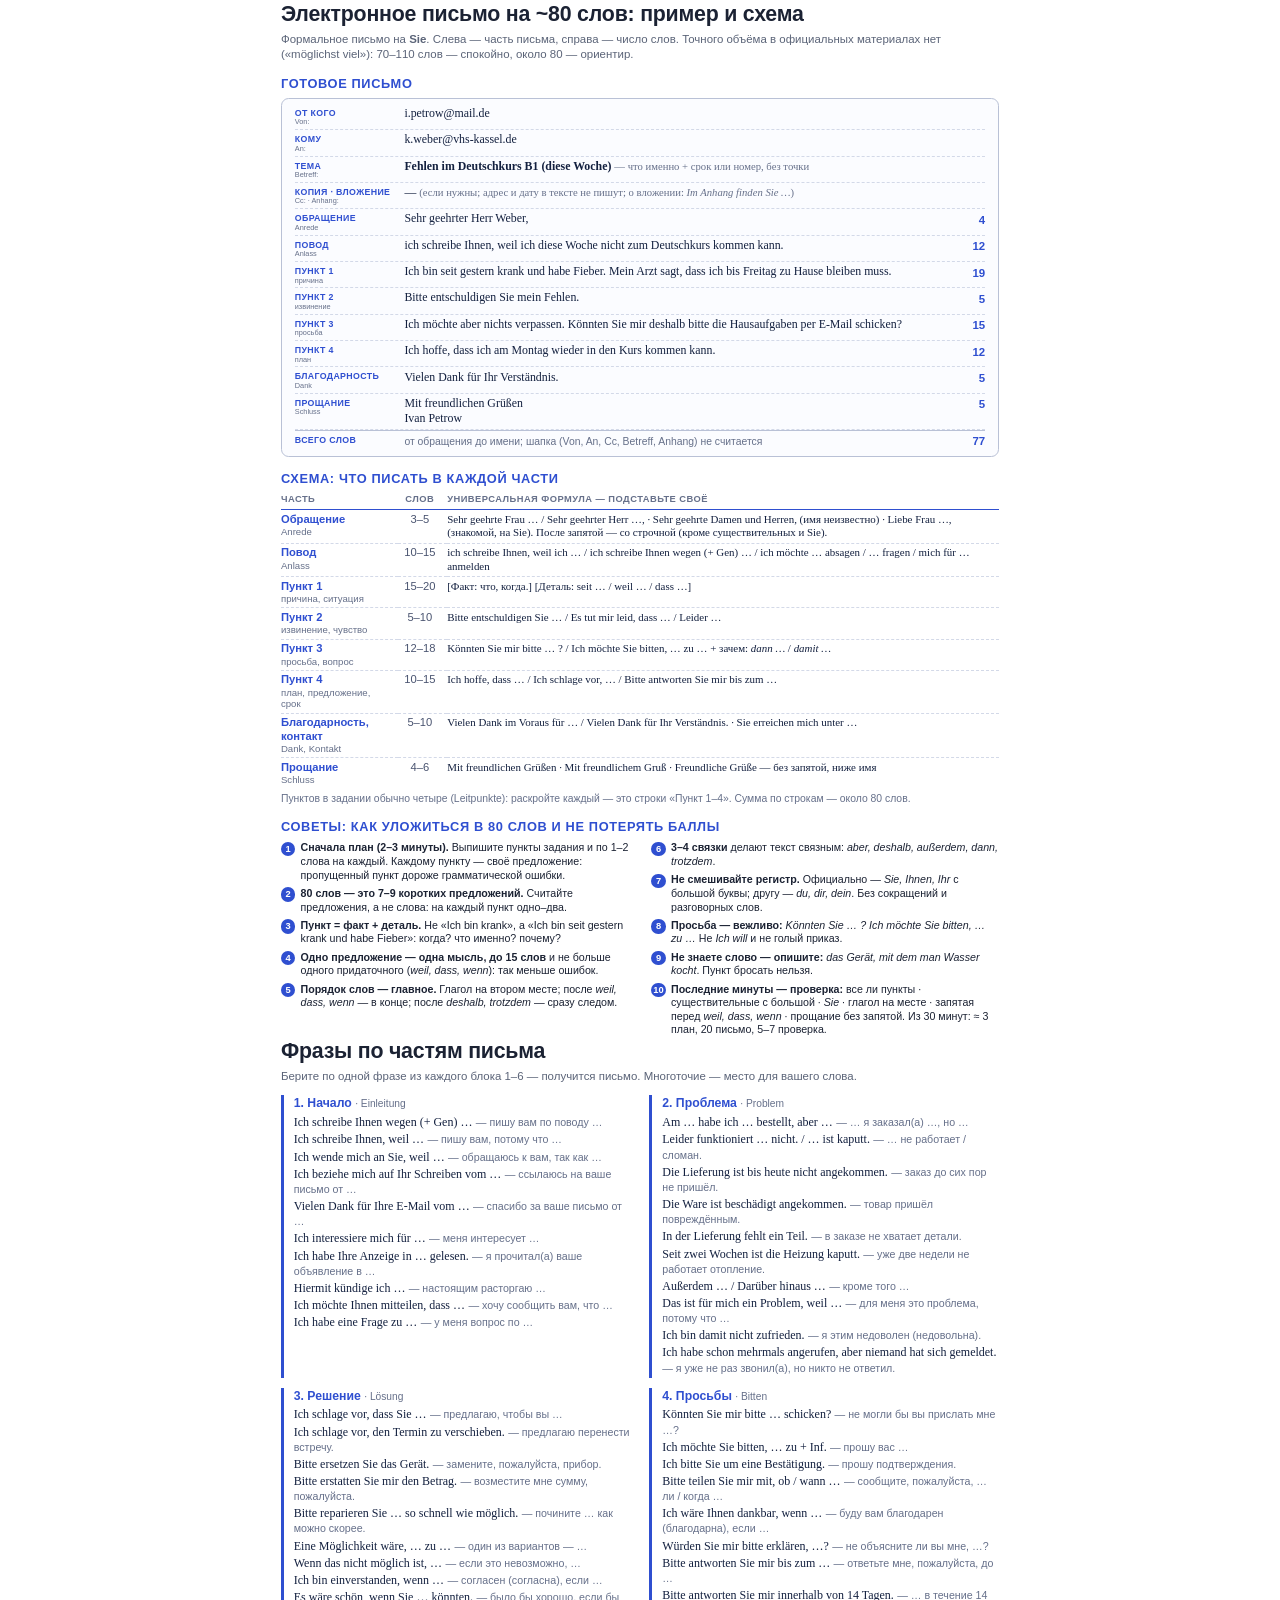
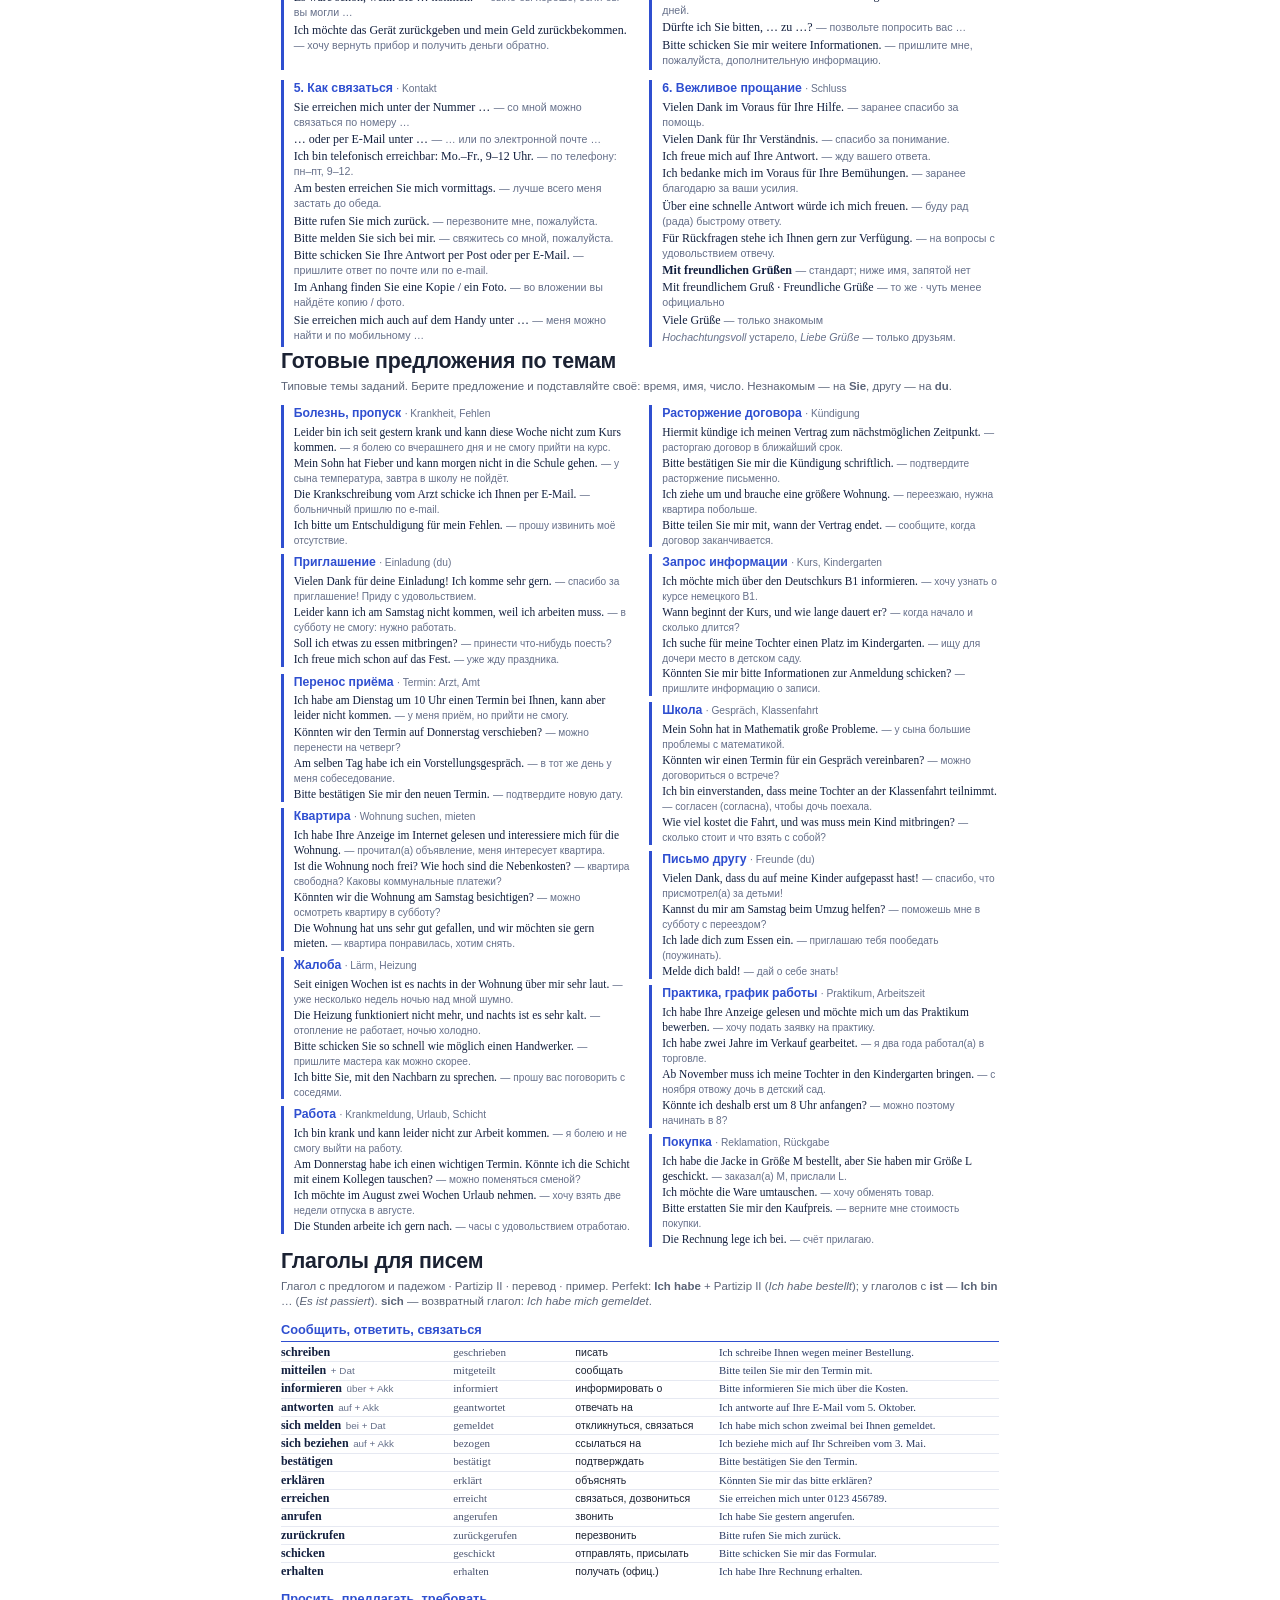
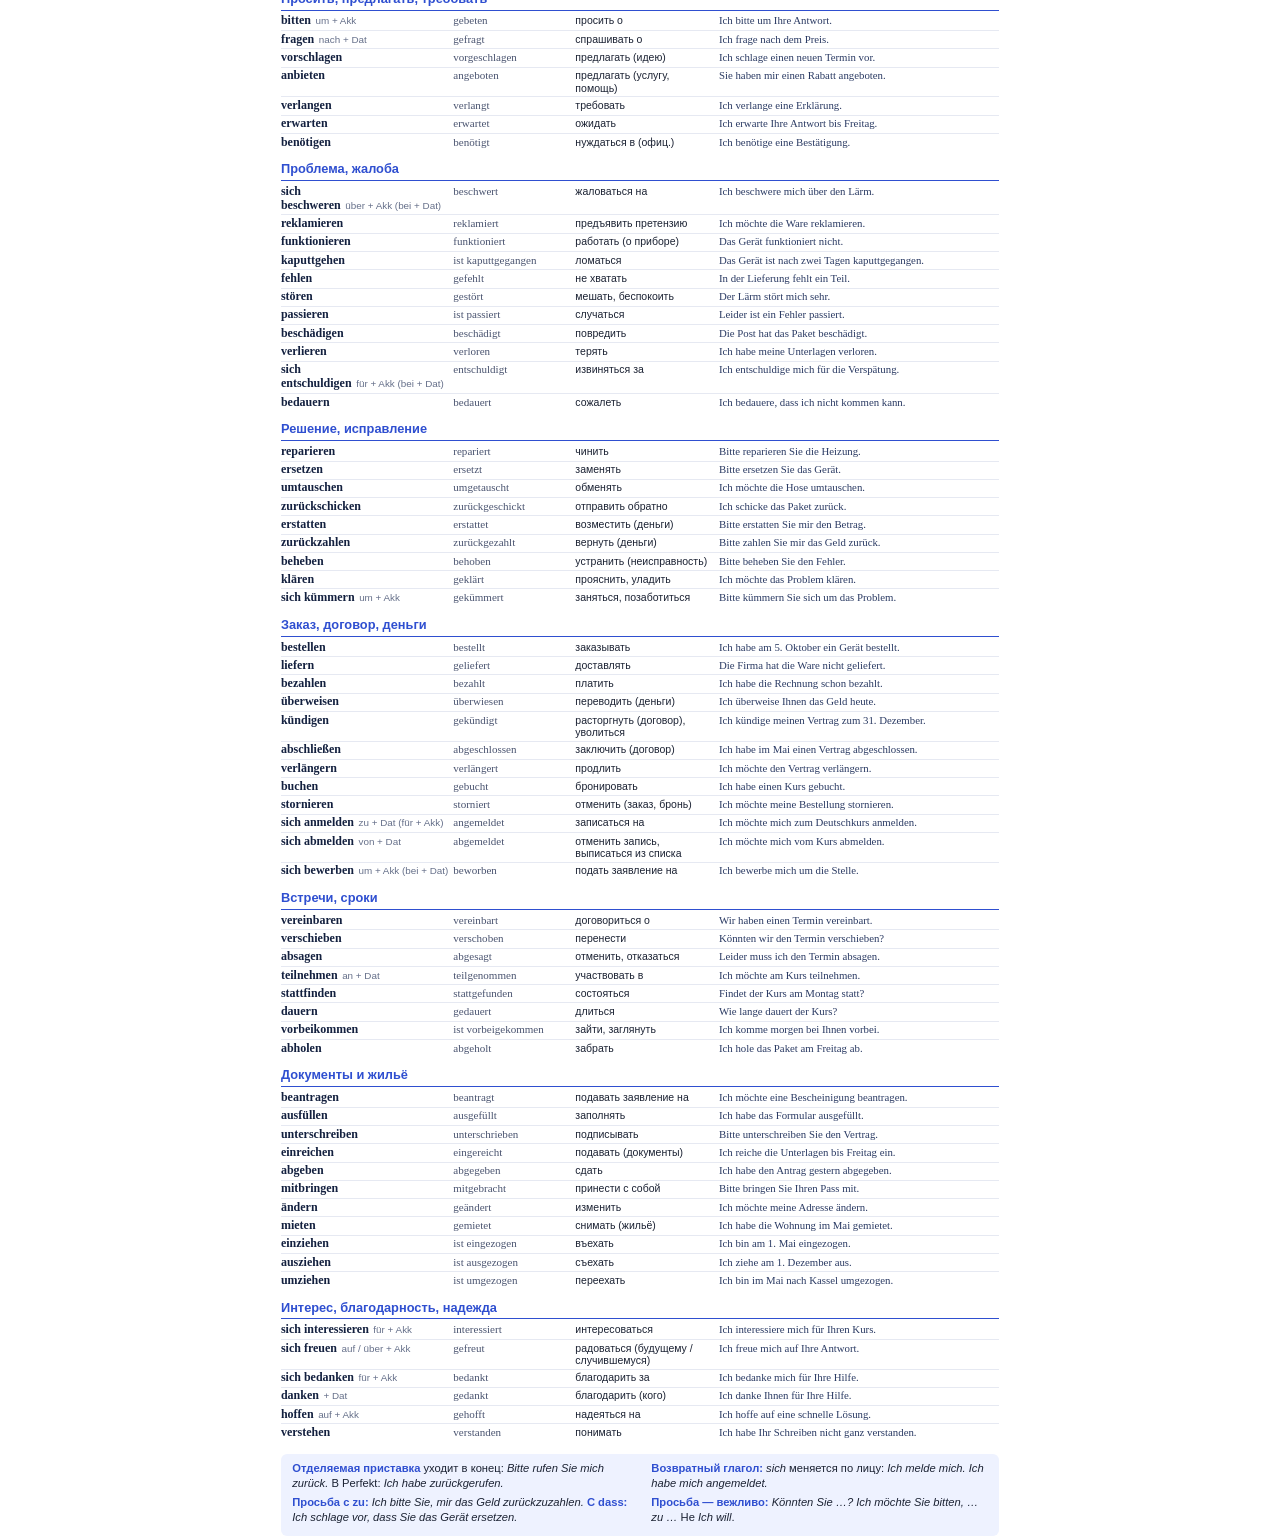
<file: docs/sheets/brief-podskazka.html>
<!doctype html>
<html lang="ru">
<head>
<meta charset="utf-8">
<meta name="viewport" content="width=device-width, initial-scale=1">
<title>Официальное письмо B1 — подсказка</title>
<!--
  Подсказка на пять листов A4: электронное письмо (Sie) уровня B1 — схема и пример,
  фразы по частям, готовые предложения по темам и два листа глаголов. Это отдельный документ, не часть приложения.
  PDF собирается так:
    node tools/make-sheet.mjs docs/sheets/brief-podskazka.html dist/brief-podskazka-B1.pdf 5
-->
<style>
    @page { size: A4; margin: 8mm 10mm; }

    * { box-sizing: border-box; }

    html { -webkit-print-color-adjust: exact; print-color-adjust: exact; }

    body {
        margin: 0;
        font: 9pt/1.34 "Segoe UI", Arial, sans-serif;
        color: #1b2233;
        background: #fff;
    }

    .page { width: 190mm; margin: 0 auto; break-after: page; }
    .page:last-child { break-after: auto; }

    .de { font-family: "Sitka Text", Charter, Georgia, Cambria, serif; font-size: 9.6pt; color: #13203f; }
    .ru { color: #66708a; font-size: 8pt; }

    h1 { margin: 0; font-size: 16pt; letter-spacing: -0.01em; }
    h2 { margin: 3.4mm 0 1.6mm; font-size: 9.6pt; color: #2f4fd0; text-transform: uppercase; letter-spacing: 0.05em; }
    .sub { margin: 0.8mm 0 3mm; color: #5b6478; font-size: 8.6pt; }

    /* ---------- макет письма ---------- */
    .letter { border: 0.8pt solid #b9c1d6; border-radius: 2mm; padding: 1.2mm 3.4mm; background: #fbfcff; }
    .lr {
        display: grid;
        grid-template-columns: 26mm 1fr;
        gap: 3mm;
        padding: 1.05mm 0;
        border-bottom: 0.4pt dashed #d3d9e8;
    }
    .lr:last-child { border-bottom: 0; }
    .lab { padding-top: 0.5mm; font-size: 7pt; font-weight: 700; line-height: 1.2; color: #2f4fd0; text-transform: uppercase; letter-spacing: 0.04em; }
    .lab small { display: block; font-weight: 400; text-transform: none; letter-spacing: 0; color: #66708a; }
    .lr .de { line-height: 1.38; }
    .lr .right { text-align: right; }
    .lr p { margin: 0 0 0.8mm; }
    .lr p:last-child { margin: 0; }
    .letter.small .lr { padding: 0.8mm 0; }
    .letter.small .de { font-size: 9.2pt; }

    /* ---------- электронное письмо ---------- */
    .mail { border: 0.8pt solid #b9c1d6; border-radius: 2mm; background: #fbfcff; overflow: hidden; }
    .mh { display: grid; grid-template-columns: 17mm 1fr; padding: 0.7mm 3.4mm; background: #eef2ff; border-bottom: 0.4pt solid #d3d9e8; }
    .mh b { color: #2f4fd0; font-size: 8.6pt; }
    .mh .de { font-size: 9.2pt; }
    .mb { padding: 1.6mm 3.4mm 0.6mm; font-size: 9.2pt; line-height: 1.36; }
    .mb p { margin: 0 0 1.1mm; }
    .mnote { margin: 0; padding: 1.2mm 3.4mm 1.4mm; border-top: 0.4pt dashed #d3d9e8; }

    /* ---------- обращение и тема ---------- */
    .duo { display: grid; grid-template-columns: 1fr 1fr; gap: 4mm; }
    .box { border: 0.6pt solid #d3d9e8; border-radius: 1.6mm; padding: 1.6mm 2.6mm 1.8mm; break-inside: avoid; }
    .box h3 { margin: 0 0 1mm; font-size: 8.8pt; color: #2f4fd0; }
    .box ul { margin: 0; padding: 0; list-style: none; }
    .box li { margin: 0 0 0.9mm; line-height: 1.3; }
    .note { margin: 1.1mm 0 0; color: #66708a; font-size: 7.8pt; line-height: 1.28; }

    /* ---------- банки фраз ---------- */
    .banks { display: grid; grid-template-columns: 1fr 1fr; gap: 2.6mm 5mm; }
    .bank { break-inside: avoid; border-left: 2.4pt solid #2f4fd0; padding-left: 2.6mm; }
    .bank h3 { margin: 0 0 0.9mm; font-size: 9.2pt; color: #2f4fd0; }
    .bank h3 small { font-weight: 400; color: #66708a; }
    .bank ul { margin: 0; padding: 0; list-style: none; }
    .bank li { margin: 0 0 0.55mm; line-height: 1.26; }
    .bank li .de { font-size: 9pt; }
    .topics { columns: 2; column-gap: 5mm; }
    .topics .bank { margin: 0 0 1.7mm; }
    .topics .bank li { margin: 0 0 0.35mm; line-height: 1.22; }
    .topics .bank li .de { font-size: 8.6pt; }
    .topics .bank li .ru { font-size: 7.6pt; }

    /* ---------- памятка ---------- */
    .rules { margin-top: 3.2mm; padding: 2mm 3mm; border-radius: 1.6mm; background: #eef2ff; color: #1b2233; font-size: 8.4pt; line-height: 1.34; }
    .rules b { color: #2f4fd0; }
    .rules ul { margin: 0; padding: 0; list-style: none; columns: 2; column-gap: 6mm; }
    .rules li { margin: 0 0 1mm; break-inside: avoid; }

    /* ---------- глаголы ---------- */
    .vg { margin: 0 0 2.4mm; }
    .vg h3 { margin: 0 0 0.6mm; padding-bottom: 0.7mm; border-bottom: 1.1pt solid #2f4fd0; font-size: 9.6pt; color: #2f4fd0; break-after: avoid; }
    table { width: 100%; border-collapse: collapse; table-layout: fixed; }
    tr { break-inside: avoid; }
    td, td .de { line-height: 1.16; }
    td { padding: 0.45mm 0; vertical-align: top; border-bottom: 0.3pt solid #e6e9f2; }
    tr:last-child td { border-bottom: 0; }
    td.v { width: 24%; padding-right: 1.2mm; }
    td.p { width: 17%; padding-right: 1.2mm; }
    td.t { width: 20%; padding-right: 1.2mm; font-size: 7.9pt; line-height: 1.2; }
    td.e { width: 39%; }
    td.v .de { font-size: 9pt; font-weight: 600; }
    td.p .de { font-size: 8.3pt; font-weight: 400; color: #4a5470; }
    td.e .de { font-size: 8.1pt; font-weight: 400; color: #2a3a63; }
    .case { margin-left: 1.2mm; color: #66708a; font-weight: 400; font-size: 7.4pt; white-space: nowrap; }
    thead td { padding: 0 0 0.5mm; border: 0; color: #66708a; font-size: 7pt; text-transform: uppercase; letter-spacing: 0.05em; }

    /* ---------- пример письма: число слов справа ---------- */
    .letter.w .lr { grid-template-columns: 26mm 1fr 9mm; padding: 0.55mm 0; }
    .letter.w .de { font-size: 8.9pt; line-height: 1.3; }
    .letter.w .lab { font-size: 6.6pt; }
    .cnt { padding-top: 0.4mm; text-align: right; font-size: 8.6pt; font-weight: 700; color: #2f4fd0; }
    .lr.tot { border-top: 0.8pt solid #b9c1d6; border-bottom: 0; }
    .lr.tot .ru { padding-top: 0.5mm; font-size: 7.8pt; }
    .pnote { margin: 1mm 0 0; }

    /* ---------- схема ---------- */
    .plan { width: 100%; border-collapse: collapse; table-layout: fixed; }
    .plan th { padding: 0 1.5mm 0.8mm 0; text-align: left; font-size: 7pt; font-weight: 700; color: #66708a; text-transform: uppercase; letter-spacing: 0.05em; border-bottom: 1pt solid #2f4fd0; }
    .plan th:nth-child(1), .plan td.part { width: 31mm; }
    .plan th:nth-child(2), .plan td.n { width: 13mm; text-align: center; }
    .plan td { padding: 0.7mm 1.5mm 0.7mm 0; vertical-align: top; border-bottom: 0.4pt dashed #d3d9e8; }
    .plan td.part { font-size: 8.4pt; font-weight: 700; color: #2f4fd0; line-height: 1.2; }
    .plan td.part small { display: block; font-weight: 400; color: #66708a; font-size: 7.2pt; }
    .plan td.n { font-size: 8.4pt; color: #4a5470; }
    .plan td.f { font-size: 8.2pt; line-height: 1.25; }
    .plan tr:last-child td { border-bottom: 0; }

    /* ---------- советы ---------- */
    .tips { margin: 0; padding: 0; list-style: none; counter-reset: t; columns: 2; column-gap: 6mm; }
    .tips li { counter-increment: t; break-inside: avoid; margin: 0 0 1.2mm; padding-left: 5.2mm; position: relative; font-size: 8pt; line-height: 1.28; }
    .tips li::before { content: counter(t); position: absolute; left: 0; top: 0.1mm; width: 3.8mm; height: 3.8mm; border-radius: 50%; background: #2f4fd0; color: #fff; font-size: 7pt; font-weight: 700; text-align: center; line-height: 3.8mm; }
    .tips b { color: #1b2233; }
</style>
</head>
<body>

<!-- ======================= ЛИСТ 1: готовое электронное письмо на ~80 слов и схема ======================= -->
<section class="page">
    <h1>Электронное письмо на ~80 слов: пример и схема</h1>
    <p class="sub">Формальное письмо на <b>Sie</b>. Слева — часть письма, справа — число слов. Точного объёма в официальных материалах нет («möglichst viel»): 70–110 слов — спокойно, около 80 — ориентир.</p>

    <h2>Готовое письмо</h2>
    <div class="letter w">
        <div class="lr"><div class="lab">от кого<small>Von:</small></div><div class="de">i.petrow@mail.de</div><div></div></div>
        <div class="lr"><div class="lab">кому<small>An:</small></div><div class="de">k.weber@vhs-kassel.de</div><div></div></div>
        <div class="lr"><div class="lab">тема<small>Betreff:</small></div><div class="de"><b>Fehlen im Deutschkurs B1 (diese Woche)</b> <span class="ru">— что именно + срок или номер, без точки</span></div><div></div></div>
        <div class="lr"><div class="lab">копия · вложение<small>Cc: · Anhang:</small></div><div class="de">— <span class="ru">(если нужны; адрес и дату в тексте не пишут; о вложении: <i>Im Anhang finden Sie …</i>)</span></div><div></div></div>
        <div class="lr cr"><div class="lab">обращение<small>Anrede</small></div><div class="de">Sehr geehrter Herr Weber,</div><div class="cnt"></div></div>
        <div class="lr cr"><div class="lab">повод<small>Anlass</small></div><div class="de">ich schreibe Ihnen, weil ich diese Woche nicht zum Deutschkurs kommen kann.</div><div class="cnt"></div></div>
        <div class="lr cr"><div class="lab">пункт 1<small>причина</small></div><div class="de">Ich bin seit gestern krank und habe Fieber. Mein Arzt sagt, dass ich bis Freitag zu Hause bleiben muss.</div><div class="cnt"></div></div>
        <div class="lr cr"><div class="lab">пункт 2<small>извинение</small></div><div class="de">Bitte entschuldigen Sie mein Fehlen.</div><div class="cnt"></div></div>
        <div class="lr cr"><div class="lab">пункт 3<small>просьба</small></div><div class="de">Ich möchte aber nichts verpassen. Könnten Sie mir deshalb bitte die Hausaufgaben per E-Mail schicken?</div><div class="cnt"></div></div>
        <div class="lr cr"><div class="lab">пункт 4<small>план</small></div><div class="de">Ich hoffe, dass ich am Montag wieder in den Kurs kommen kann.</div><div class="cnt"></div></div>
        <div class="lr cr"><div class="lab">благодарность<small>Dank</small></div><div class="de">Vielen Dank für Ihr Verständnis.</div><div class="cnt"></div></div>
        <div class="lr cr"><div class="lab">прощание<small>Schluss</small></div><div class="de">Mit freundlichen Grüßen<br>Ivan Petrow</div><div class="cnt"></div></div>
        <div class="lr tot"><div class="lab">всего слов</div><div class="ru">от обращения до имени; шапка (Von, An, Cc, Betreff, Anhang) не считается</div><div class="cnt" id="total"></div></div>
    </div>

    <h2>Схема: что писать в каждой части</h2>
    <table class="plan">
        <thead><tr><th>Часть</th><th>Слов</th><th>Универсальная формула — подставьте своё</th></tr></thead>
        <tbody>
            <tr><td class="part">Обращение<small>Anrede</small></td><td class="n">3–5</td><td class="de f">Sehr geehrte Frau … / Sehr geehrter Herr …, · Sehr geehrte Damen und Herren, (имя неизвестно) · Liebe Frau …, (знакомой, на Sie). После запятой — со строчной (кроме существительных и Sie).</td></tr>
            <tr><td class="part">Повод<small>Anlass</small></td><td class="n">10–15</td><td class="de f">ich schreibe Ihnen, weil ich … / ich schreibe Ihnen wegen (+ Gen) … / ich möchte … absagen / … fragen / mich für … anmelden</td></tr>
            <tr><td class="part">Пункт 1<small>причина, ситуация</small></td><td class="n">15–20</td><td class="de f">[Факт: что, когда.] [Деталь: seit … / weil … / dass …]</td></tr>
            <tr><td class="part">Пункт 2<small>извинение, чувство</small></td><td class="n">5–10</td><td class="de f">Bitte entschuldigen Sie … / Es tut mir leid, dass … / Leider …</td></tr>
            <tr><td class="part">Пункт 3<small>просьба, вопрос</small></td><td class="n">12–18</td><td class="de f">Könnten Sie mir bitte … ? / Ich möchte Sie bitten, … zu … + зачем: <i>dann …</i> / <i>damit …</i></td></tr>
            <tr><td class="part">Пункт 4<small>план, предложение, срок</small></td><td class="n">10–15</td><td class="de f">Ich hoffe, dass … / Ich schlage vor, … / Bitte antworten Sie mir bis zum …</td></tr>
            <tr><td class="part">Благодарность, контакт<small>Dank, Kontakt</small></td><td class="n">5–10</td><td class="de f">Vielen Dank im Voraus für … / Vielen Dank für Ihr Verständnis. · Sie erreichen mich unter …</td></tr>
            <tr><td class="part">Прощание<small>Schluss</small></td><td class="n">4–6</td><td class="de f">Mit freundlichen Grüßen · Mit freundlichem Gruß · Freundliche Grüße — без запятой, ниже имя</td></tr>
        </tbody>
    </table>
    <p class="note pnote">Пунктов в задании обычно четыре (Leitpunkte): раскройте каждый — это строки «Пункт 1–4». Сумма по строкам — около 80 слов.</p>

    <h2>Советы: как уложиться в 80 слов и не потерять баллы</h2>
    <ol class="tips">
        <li><b>Сначала план (2–3 минуты).</b> Выпишите пункты задания и по 1–2 слова на каждый. Каждому пункту — своё предложение: пропущенный пункт дороже грамматической ошибки.</li>
        <li><b>80 слов — это 7–9 коротких предложений.</b> Считайте предложения, а не слова: на каждый пункт одно–два.</li>
        <li><b>Пункт = факт + деталь.</b> Не «Ich bin krank», а «Ich bin seit gestern krank und habe Fieber»: когда? что именно? почему?</li>
        <li><b>Одно предложение — одна мысль, до 15 слов</b> и не больше одного придаточного (<i>weil, dass, wenn</i>): так меньше ошибок.</li>
        <li><b>Порядок слов — главное.</b> Глагол на втором месте; после <i>weil, dass, wenn</i> — в конце; после <i>deshalb, trotzdem</i> — сразу следом.</li>
        <li><b>3–4 связки</b> делают текст связным: <i>aber, deshalb, außerdem, dann, trotzdem</i>.</li>
        <li><b>Не смешивайте регистр.</b> Официально — <i>Sie, Ihnen, Ihr</i> с большой буквы; другу — <i>du, dir, dein</i>. Без сокращений и разговорных слов.</li>
        <li><b>Просьба — вежливо:</b> <i>Könnten Sie … ? Ich möchte Sie bitten, … zu …</i> Не <i>Ich will</i> и не голый приказ.</li>
        <li><b>Не знаете слово — опишите:</b> <i>das Gerät, mit dem man Wasser kocht</i>. Пункт бросать нельзя.</li>
        <li><b>Последние минуты — проверка:</b> все ли пункты · существительные с большой · <i>Sie</i> · глагол на месте · запятая перед <i>weil, dass, wenn</i> · прощание без запятой. Из 30 минут: ≈ 3 план, 20 письмо, 5–7 проверка.</li>
    </ol>
</section>

<!-- ======================= ЛИСТ 2: фразы и второй пример ======================= -->
<section class="page">
    <h1>Фразы по частям письма</h1>
    <p class="sub">Берите по одной фразе из каждого блока 1–6 — получится письмо. Многоточие — место для вашего слова.</p>

    <div class="banks">
        <div class="bank">
            <h3>1. Начало <small>· Einleitung</small></h3>
            <ul>
                <li><span class="de">Ich schreibe Ihnen wegen (+ Gen) …</span> <span class="ru">— пишу вам по поводу …</span></li>
                <li><span class="de">Ich schreibe Ihnen, weil …</span> <span class="ru">— пишу вам, потому что …</span></li>
                <li><span class="de">Ich wende mich an Sie, weil …</span> <span class="ru">— обращаюсь к вам, так как …</span></li>
                <li><span class="de">Ich beziehe mich auf Ihr Schreiben vom …</span> <span class="ru">— ссылаюсь на ваше письмо от …</span></li>
                <li><span class="de">Vielen Dank für Ihre E-Mail vom …</span> <span class="ru">— спасибо за ваше письмо от …</span></li>
                <li><span class="de">Ich interessiere mich für …</span> <span class="ru">— меня интересует …</span></li>
                <li><span class="de">Ich habe Ihre Anzeige in … gelesen.</span> <span class="ru">— я прочитал(а) ваше объявление в …</span></li>
                <li><span class="de">Hiermit kündige ich …</span> <span class="ru">— настоящим расторгаю …</span></li>
                <li><span class="de">Ich möchte Ihnen mitteilen, dass …</span> <span class="ru">— хочу сообщить вам, что …</span></li>
                <li><span class="de">Ich habe eine Frage zu …</span> <span class="ru">— у меня вопрос по …</span></li>
            </ul>
        </div>
        <div class="bank">
            <h3>2. Проблема <small>· Problem</small></h3>
            <ul>
                <li><span class="de">Am … habe ich … bestellt, aber …</span> <span class="ru">— … я заказал(а) …, но …</span></li>
                <li><span class="de">Leider funktioniert … nicht. / … ist kaputt.</span> <span class="ru">— … не работает / сломан.</span></li>
                <li><span class="de">Die Lieferung ist bis heute nicht angekommen.</span> <span class="ru">— заказ до сих пор не пришёл.</span></li>
                <li><span class="de">Die Ware ist beschädigt angekommen.</span> <span class="ru">— товар пришёл повреждённым.</span></li>
                <li><span class="de">In der Lieferung fehlt ein Teil.</span> <span class="ru">— в заказе не хватает детали.</span></li>
                <li><span class="de">Seit zwei Wochen ist die Heizung kaputt.</span> <span class="ru">— уже две недели не работает отопление.</span></li>
                <li><span class="de">Außerdem … / Darüber hinaus …</span> <span class="ru">— кроме того …</span></li>
                <li><span class="de">Das ist für mich ein Problem, weil …</span> <span class="ru">— для меня это проблема, потому что …</span></li>
                <li><span class="de">Ich bin damit nicht zufrieden.</span> <span class="ru">— я этим недоволен (недовольна).</span></li>
                <li><span class="de">Ich habe schon mehrmals angerufen, aber niemand hat sich gemeldet.</span> <span class="ru">— я уже не раз звонил(а), но никто не ответил.</span></li>
            </ul>
        </div>
        <div class="bank">
            <h3>3. Решение <small>· Lösung</small></h3>
            <ul>
                <li><span class="de">Ich schlage vor, dass Sie …</span> <span class="ru">— предлагаю, чтобы вы …</span></li>
                <li><span class="de">Ich schlage vor, den Termin zu verschieben.</span> <span class="ru">— предлагаю перенести встречу.</span></li>
                <li><span class="de">Bitte ersetzen Sie das Gerät.</span> <span class="ru">— замените, пожалуйста, прибор.</span></li>
                <li><span class="de">Bitte erstatten Sie mir den Betrag.</span> <span class="ru">— возместите мне сумму, пожалуйста.</span></li>
                <li><span class="de">Bitte reparieren Sie … so schnell wie möglich.</span> <span class="ru">— почините … как можно скорее.</span></li>
                <li><span class="de">Eine Möglichkeit wäre, … zu …</span> <span class="ru">— один из вариантов — …</span></li>
                <li><span class="de">Wenn das nicht möglich ist, …</span> <span class="ru">— если это невозможно, …</span></li>
                <li><span class="de">Ich bin einverstanden, wenn …</span> <span class="ru">— согласен (согласна), если …</span></li>
                <li><span class="de">Es wäre schön, wenn Sie … könnten.</span> <span class="ru">— было бы хорошо, если бы вы могли …</span></li>
                <li><span class="de">Ich möchte das Gerät zurückgeben und mein Geld zurückbekommen.</span> <span class="ru">— хочу вернуть прибор и получить деньги обратно.</span></li>
            </ul>
        </div>
        <div class="bank">
            <h3>4. Просьбы <small>· Bitten</small></h3>
            <ul>
                <li><span class="de">Könnten Sie mir bitte … schicken?</span> <span class="ru">— не могли бы вы прислать мне …?</span></li>
                <li><span class="de">Ich möchte Sie bitten, … zu + Inf.</span> <span class="ru">— прошу вас …</span></li>
                <li><span class="de">Ich bitte Sie um eine Bestätigung.</span> <span class="ru">— прошу подтверждения.</span></li>
                <li><span class="de">Bitte teilen Sie mir mit, ob / wann …</span> <span class="ru">— сообщите, пожалуйста, … ли / когда …</span></li>
                <li><span class="de">Ich wäre Ihnen dankbar, wenn …</span> <span class="ru">— буду вам благодарен (благодарна), если …</span></li>
                <li><span class="de">Würden Sie mir bitte erklären, …?</span> <span class="ru">— не объясните ли вы мне, …?</span></li>
                <li><span class="de">Bitte antworten Sie mir bis zum …</span> <span class="ru">— ответьте мне, пожалуйста, до …</span></li>
                <li><span class="de">Bitte antworten Sie mir innerhalb von 14 Tagen.</span> <span class="ru">— … в течение 14 дней.</span></li>
                <li><span class="de">Dürfte ich Sie bitten, … zu …?</span> <span class="ru">— позвольте попросить вас …</span></li>
                <li><span class="de">Bitte schicken Sie mir weitere Informationen.</span> <span class="ru">— пришлите мне, пожалуйста, дополнительную информацию.</span></li>
            </ul>
        </div>
        <div class="bank">
            <h3>5. Как связаться <small>· Kontakt</small></h3>
            <ul>
                <li><span class="de">Sie erreichen mich unter der Nummer …</span> <span class="ru">— со мной можно связаться по номеру …</span></li>
                <li><span class="de">… oder per E-Mail unter …</span> <span class="ru">— … или по электронной почте …</span></li>
                <li><span class="de">Ich bin telefonisch erreichbar: Mo.–Fr., 9–12 Uhr.</span> <span class="ru">— по телефону: пн–пт, 9–12.</span></li>
                <li><span class="de">Am besten erreichen Sie mich vormittags.</span> <span class="ru">— лучше всего меня застать до обеда.</span></li>
                <li><span class="de">Bitte rufen Sie mich zurück.</span> <span class="ru">— перезвоните мне, пожалуйста.</span></li>
                <li><span class="de">Bitte melden Sie sich bei mir.</span> <span class="ru">— свяжитесь со мной, пожалуйста.</span></li>
                <li><span class="de">Bitte schicken Sie Ihre Antwort per Post oder per E-Mail.</span> <span class="ru">— пришлите ответ по почте или по e-mail.</span></li>
                <li><span class="de">Im Anhang finden Sie eine Kopie / ein Foto.</span> <span class="ru">— во вложении вы найдёте копию / фото.</span></li>
                <li><span class="de">Sie erreichen mich auch auf dem Handy unter …</span> <span class="ru">— меня можно найти и по мобильному …</span></li>
            </ul>
        </div>
        <div class="bank">
            <h3>6. Вежливое прощание <small>· Schluss</small></h3>
            <ul>
                <li><span class="de">Vielen Dank im Voraus für Ihre Hilfe.</span> <span class="ru">— заранее спасибо за помощь.</span></li>
                <li><span class="de">Vielen Dank für Ihr Verständnis.</span> <span class="ru">— спасибо за понимание.</span></li>
                <li><span class="de">Ich freue mich auf Ihre Antwort.</span> <span class="ru">— жду вашего ответа.</span></li>
                <li><span class="de">Ich bedanke mich im Voraus für Ihre Bemühungen.</span> <span class="ru">— заранее благодарю за ваши усилия.</span></li>
                <li><span class="de">Über eine schnelle Antwort würde ich mich freuen.</span> <span class="ru">— буду рад (рада) быстрому ответу.</span></li>
                <li><span class="de">Für Rückfragen stehe ich Ihnen gern zur Verfügung.</span> <span class="ru">— на вопросы с удовольствием отвечу.</span></li>
                <li><span class="de"><b>Mit freundlichen Grüßen</b></span> <span class="ru">— стандарт; ниже имя, запятой нет</span></li>
                <li><span class="de">Mit freundlichem Gruß · Freundliche Grüße</span> <span class="ru">— то же · чуть менее официально</span></li>
                <li><span class="de">Viele Grüße</span> <span class="ru">— только знакомым</span></li>
                <li><span class="ru"><i>Hochachtungsvoll</i> устарело, <i>Liebe Grüße</i> — только друзьям.</span></li>
            </ul>
        </div>
    </div>
</section>

<!-- ======================= ЛИСТ 3: готовые предложения по темам ======================= -->
<section class="page">
    <h1>Готовые предложения по темам</h1>
    <p class="sub">Типовые темы заданий. Берите предложение и подставляйте своё: время, имя, число. Незнакомым — на <b>Sie</b>, другу — на <b>du</b>.</p>

    <div class="topics">
        <div class="bank">
            <h3>Болезнь, пропуск <small>· Krankheit, Fehlen</small></h3>
            <ul>
                <li><span class="de">Leider bin ich seit gestern krank und kann diese Woche nicht zum Kurs kommen.</span> <span class="ru">— я болею со вчерашнего дня и не смогу прийти на курс.</span></li>
                <li><span class="de">Mein Sohn hat Fieber und kann morgen nicht in die Schule gehen.</span> <span class="ru">— у сына температура, завтра в школу не пойдёт.</span></li>
                <li><span class="de">Die Krankschreibung vom Arzt schicke ich Ihnen per E-Mail.</span> <span class="ru">— больничный пришлю по e-mail.</span></li>
                <li><span class="de">Ich bitte um Entschuldigung für mein Fehlen.</span> <span class="ru">— прошу извинить моё отсутствие.</span></li>
            </ul>
        </div>
        <div class="bank">
            <h3>Приглашение <small>· Einladung (du)</small></h3>
            <ul>
                <li><span class="de">Vielen Dank für deine Einladung! Ich komme sehr gern.</span> <span class="ru">— спасибо за приглашение! Приду с удовольствием.</span></li>
                <li><span class="de">Leider kann ich am Samstag nicht kommen, weil ich arbeiten muss.</span> <span class="ru">— в субботу не смогу: нужно работать.</span></li>
                <li><span class="de">Soll ich etwas zu essen mitbringen?</span> <span class="ru">— принести что-нибудь поесть?</span></li>
                <li><span class="de">Ich freue mich schon auf das Fest.</span> <span class="ru">— уже жду праздника.</span></li>
            </ul>
        </div>
        <div class="bank">
            <h3>Перенос приёма <small>· Termin: Arzt, Amt</small></h3>
            <ul>
                <li><span class="de">Ich habe am Dienstag um 10 Uhr einen Termin bei Ihnen, kann aber leider nicht kommen.</span> <span class="ru">— у меня приём, но прийти не смогу.</span></li>
                <li><span class="de">Könnten wir den Termin auf Donnerstag verschieben?</span> <span class="ru">— можно перенести на четверг?</span></li>
                <li><span class="de">Am selben Tag habe ich ein Vorstellungsgespräch.</span> <span class="ru">— в тот же день у меня собеседование.</span></li>
                <li><span class="de">Bitte bestätigen Sie mir den neuen Termin.</span> <span class="ru">— подтвердите новую дату.</span></li>
            </ul>
        </div>
        <div class="bank">
            <h3>Квартира <small>· Wohnung suchen, mieten</small></h3>
            <ul>
                <li><span class="de">Ich habe Ihre Anzeige im Internet gelesen und interessiere mich für die Wohnung.</span> <span class="ru">— прочитал(а) объявление, меня интересует квартира.</span></li>
                <li><span class="de">Ist die Wohnung noch frei? Wie hoch sind die Nebenkosten?</span> <span class="ru">— квартира свободна? Каковы коммунальные платежи?</span></li>
                <li><span class="de">Könnten wir die Wohnung am Samstag besichtigen?</span> <span class="ru">— можно осмотреть квартиру в субботу?</span></li>
                <li><span class="de">Die Wohnung hat uns sehr gut gefallen, und wir möchten sie gern mieten.</span> <span class="ru">— квартира понравилась, хотим снять.</span></li>
            </ul>
        </div>
        <div class="bank">
            <h3>Жалоба <small>· Lärm, Heizung</small></h3>
            <ul>
                <li><span class="de">Seit einigen Wochen ist es nachts in der Wohnung über mir sehr laut.</span> <span class="ru">— уже несколько недель ночью над мной шумно.</span></li>
                <li><span class="de">Die Heizung funktioniert nicht mehr, und nachts ist es sehr kalt.</span> <span class="ru">— отопление не работает, ночью холодно.</span></li>
                <li><span class="de">Bitte schicken Sie so schnell wie möglich einen Handwerker.</span> <span class="ru">— пришлите мастера как можно скорее.</span></li>
                <li><span class="de">Ich bitte Sie, mit den Nachbarn zu sprechen.</span> <span class="ru">— прошу вас поговорить с соседями.</span></li>
            </ul>
        </div>
        <div class="bank">
            <h3>Работа <small>· Krankmeldung, Urlaub, Schicht</small></h3>
            <ul>
                <li><span class="de">Ich bin krank und kann leider nicht zur Arbeit kommen.</span> <span class="ru">— я болею и не смогу выйти на работу.</span></li>
                <li><span class="de">Am Donnerstag habe ich einen wichtigen Termin. Könnte ich die Schicht mit einem Kollegen tauschen?</span> <span class="ru">— можно поменяться сменой?</span></li>
                <li><span class="de">Ich möchte im August zwei Wochen Urlaub nehmen.</span> <span class="ru">— хочу взять две недели отпуска в августе.</span></li>
                <li><span class="de">Die Stunden arbeite ich gern nach.</span> <span class="ru">— часы с удовольствием отработаю.</span></li>
            </ul>
        </div>
        <div class="bank">
            <h3>Расторжение договора <small>· Kündigung</small></h3>
            <ul>
                <li><span class="de">Hiermit kündige ich meinen Vertrag zum nächstmöglichen Zeitpunkt.</span> <span class="ru">— расторгаю договор в ближайший срок.</span></li>
                <li><span class="de">Bitte bestätigen Sie mir die Kündigung schriftlich.</span> <span class="ru">— подтвердите расторжение письменно.</span></li>
                <li><span class="de">Ich ziehe um und brauche eine größere Wohnung.</span> <span class="ru">— переезжаю, нужна квартира побольше.</span></li>
                <li><span class="de">Bitte teilen Sie mir mit, wann der Vertrag endet.</span> <span class="ru">— сообщите, когда договор заканчивается.</span></li>
            </ul>
        </div>
        <div class="bank">
            <h3>Запрос информации <small>· Kurs, Kindergarten</small></h3>
            <ul>
                <li><span class="de">Ich möchte mich über den Deutschkurs B1 informieren.</span> <span class="ru">— хочу узнать о курсе немецкого B1.</span></li>
                <li><span class="de">Wann beginnt der Kurs, und wie lange dauert er?</span> <span class="ru">— когда начало и сколько длится?</span></li>
                <li><span class="de">Ich suche für meine Tochter einen Platz im Kindergarten.</span> <span class="ru">— ищу для дочери место в детском саду.</span></li>
                <li><span class="de">Könnten Sie mir bitte Informationen zur Anmeldung schicken?</span> <span class="ru">— пришлите информацию о записи.</span></li>
            </ul>
        </div>
        <div class="bank">
            <h3>Школа <small>· Gespräch, Klassenfahrt</small></h3>
            <ul>
                <li><span class="de">Mein Sohn hat in Mathematik große Probleme.</span> <span class="ru">— у сына большие проблемы с математикой.</span></li>
                <li><span class="de">Könnten wir einen Termin für ein Gespräch vereinbaren?</span> <span class="ru">— можно договориться о встрече?</span></li>
                <li><span class="de">Ich bin einverstanden, dass meine Tochter an der Klassenfahrt teilnimmt.</span> <span class="ru">— согласен (согласна), чтобы дочь поехала.</span></li>
                <li><span class="de">Wie viel kostet die Fahrt, und was muss mein Kind mitbringen?</span> <span class="ru">— сколько стоит и что взять с собой?</span></li>
            </ul>
        </div>
        <div class="bank">
            <h3>Письмо другу <small>· Freunde (du)</small></h3>
            <ul>
                <li><span class="de">Vielen Dank, dass du auf meine Kinder aufgepasst hast!</span> <span class="ru">— спасибо, что присмотрел(а) за детьми!</span></li>
                <li><span class="de">Kannst du mir am Samstag beim Umzug helfen?</span> <span class="ru">— поможешь мне в субботу с переездом?</span></li>
                <li><span class="de">Ich lade dich zum Essen ein.</span> <span class="ru">— приглашаю тебя пообедать (поужинать).</span></li>
                <li><span class="de">Melde dich bald!</span> <span class="ru">— дай о себе знать!</span></li>
            </ul>
        </div>
        <div class="bank">
            <h3>Практика, график работы <small>· Praktikum, Arbeitszeit</small></h3>
            <ul>
                <li><span class="de">Ich habe Ihre Anzeige gelesen und möchte mich um das Praktikum bewerben.</span> <span class="ru">— хочу подать заявку на практику.</span></li>
                <li><span class="de">Ich habe zwei Jahre im Verkauf gearbeitet.</span> <span class="ru">— я два года работал(а) в торговле.</span></li>
                <li><span class="de">Ab November muss ich meine Tochter in den Kindergarten bringen.</span> <span class="ru">— с ноября отвожу дочь в детский сад.</span></li>
                <li><span class="de">Könnte ich deshalb erst um 8 Uhr anfangen?</span> <span class="ru">— можно поэтому начинать в 8?</span></li>
            </ul>
        </div>
        <div class="bank">
            <h3>Покупка <small>· Reklamation, Rückgabe</small></h3>
            <ul>
                <li><span class="de">Ich habe die Jacke in Größe M bestellt, aber Sie haben mir Größe L geschickt.</span> <span class="ru">— заказал(а) M, прислали L.</span></li>
                <li><span class="de">Ich möchte die Ware umtauschen.</span> <span class="ru">— хочу обменять товар.</span></li>
                <li><span class="de">Bitte erstatten Sie mir den Kaufpreis.</span> <span class="ru">— верните мне стоимость покупки.</span></li>
                <li><span class="de">Die Rechnung lege ich bei.</span> <span class="ru">— счёт прилагаю.</span></li>
            </ul>
        </div>
    </div>
</section>

<!-- ======================= ЛИСТЫ 4–5: глаголы ======================= -->
<section class="page verbs">
    <h1>Глаголы для писем</h1>
    <p class="sub">Глагол с предлогом и падежом · Partizip II · перевод · пример. Perfekt: <b>Ich habe</b> + Partizip II (<i>Ich habe bestellt</i>); у глаголов с <b>ist</b> — <b>Ich bin</b> … (<i>Es ist passiert</i>). <b>sich</b> — возвратный глагол: <i>Ich habe mich gemeldet</i>.</p>

    <div class="vg">
        <h3>Сообщить, ответить, связаться</h3>
        <table>
            <tr><td class="v"><span class="de">schreiben</span></td><td class="p"><span class="de">geschrieben</span></td><td class="t">писать</td><td class="e"><span class="de">Ich schreibe Ihnen wegen meiner Bestellung.</span></td></tr>
            <tr><td class="v"><span class="de">mitteilen</span><span class="case">+ Dat</span></td><td class="p"><span class="de">mitgeteilt</span></td><td class="t">сообщать</td><td class="e"><span class="de">Bitte teilen Sie mir den Termin mit.</span></td></tr>
            <tr><td class="v"><span class="de">informieren</span><span class="case">über + Akk</span></td><td class="p"><span class="de">informiert</span></td><td class="t">информировать о</td><td class="e"><span class="de">Bitte informieren Sie mich über die Kosten.</span></td></tr>
            <tr><td class="v"><span class="de">antworten</span><span class="case">auf + Akk</span></td><td class="p"><span class="de">geantwortet</span></td><td class="t">отвечать на</td><td class="e"><span class="de">Ich antworte auf Ihre E-Mail vom 5. Oktober.</span></td></tr>
            <tr><td class="v"><span class="de">sich melden</span><span class="case">bei + Dat</span></td><td class="p"><span class="de">gemeldet</span></td><td class="t">откликнуться, связаться</td><td class="e"><span class="de">Ich habe mich schon zweimal bei Ihnen gemeldet.</span></td></tr>
            <tr><td class="v"><span class="de">sich beziehen</span><span class="case">auf + Akk</span></td><td class="p"><span class="de">bezogen</span></td><td class="t">ссылаться на</td><td class="e"><span class="de">Ich beziehe mich auf Ihr Schreiben vom 3. Mai.</span></td></tr>
            <tr><td class="v"><span class="de">bestätigen</span></td><td class="p"><span class="de">bestätigt</span></td><td class="t">подтверждать</td><td class="e"><span class="de">Bitte bestätigen Sie den Termin.</span></td></tr>
            <tr><td class="v"><span class="de">erklären</span></td><td class="p"><span class="de">erklärt</span></td><td class="t">объяснять</td><td class="e"><span class="de">Könnten Sie mir das bitte erklären?</span></td></tr>
            <tr><td class="v"><span class="de">erreichen</span></td><td class="p"><span class="de">erreicht</span></td><td class="t">связаться, дозвониться</td><td class="e"><span class="de">Sie erreichen mich unter 0123 456789.</span></td></tr>
            <tr><td class="v"><span class="de">anrufen</span></td><td class="p"><span class="de">angerufen</span></td><td class="t">звонить</td><td class="e"><span class="de">Ich habe Sie gestern angerufen.</span></td></tr>
            <tr><td class="v"><span class="de">zurückrufen</span></td><td class="p"><span class="de">zurückgerufen</span></td><td class="t">перезвонить</td><td class="e"><span class="de">Bitte rufen Sie mich zurück.</span></td></tr>
            <tr><td class="v"><span class="de">schicken</span></td><td class="p"><span class="de">geschickt</span></td><td class="t">отправлять, присылать</td><td class="e"><span class="de">Bitte schicken Sie mir das Formular.</span></td></tr>
            <tr><td class="v"><span class="de">erhalten</span></td><td class="p"><span class="de">erhalten</span></td><td class="t">получать (офиц.)</td><td class="e"><span class="de">Ich habe Ihre Rechnung erhalten.</span></td></tr>
        </table>
    </div>

    <div class="vg">
        <h3>Просить, предлагать, требовать</h3>
        <table>
            <tr><td class="v"><span class="de">bitten</span><span class="case">um + Akk</span></td><td class="p"><span class="de">gebeten</span></td><td class="t">просить о</td><td class="e"><span class="de">Ich bitte um Ihre Antwort.</span></td></tr>
            <tr><td class="v"><span class="de">fragen</span><span class="case">nach + Dat</span></td><td class="p"><span class="de">gefragt</span></td><td class="t">спрашивать о</td><td class="e"><span class="de">Ich frage nach dem Preis.</span></td></tr>
            <tr><td class="v"><span class="de">vorschlagen</span></td><td class="p"><span class="de">vorgeschlagen</span></td><td class="t">предлагать (идею)</td><td class="e"><span class="de">Ich schlage einen neuen Termin vor.</span></td></tr>
            <tr><td class="v"><span class="de">anbieten</span></td><td class="p"><span class="de">angeboten</span></td><td class="t">предлагать (услугу, помощь)</td><td class="e"><span class="de">Sie haben mir einen Rabatt angeboten.</span></td></tr>
            <tr><td class="v"><span class="de">verlangen</span></td><td class="p"><span class="de">verlangt</span></td><td class="t">требовать</td><td class="e"><span class="de">Ich verlange eine Erklärung.</span></td></tr>
            <tr><td class="v"><span class="de">erwarten</span></td><td class="p"><span class="de">erwartet</span></td><td class="t">ожидать</td><td class="e"><span class="de">Ich erwarte Ihre Antwort bis Freitag.</span></td></tr>
            <tr><td class="v"><span class="de">benötigen</span></td><td class="p"><span class="de">benötigt</span></td><td class="t">нуждаться в (офиц.)</td><td class="e"><span class="de">Ich benötige eine Bestätigung.</span></td></tr>
        </table>
    </div>

    <div class="vg">
        <h3>Проблема, жалоба</h3>
        <table>
            <tr><td class="v"><span class="de">sich beschweren</span><span class="case">über + Akk (bei + Dat)</span></td><td class="p"><span class="de">beschwert</span></td><td class="t">жаловаться на</td><td class="e"><span class="de">Ich beschwere mich über den Lärm.</span></td></tr>
            <tr><td class="v"><span class="de">reklamieren</span></td><td class="p"><span class="de">reklamiert</span></td><td class="t">предъявить претензию</td><td class="e"><span class="de">Ich möchte die Ware reklamieren.</span></td></tr>
            <tr><td class="v"><span class="de">funktionieren</span></td><td class="p"><span class="de">funktioniert</span></td><td class="t">работать (о приборе)</td><td class="e"><span class="de">Das Gerät funktioniert nicht.</span></td></tr>
            <tr><td class="v"><span class="de">kaputtgehen</span></td><td class="p"><span class="de">ist kaputtgegangen</span></td><td class="t">ломаться</td><td class="e"><span class="de">Das Gerät ist nach zwei Tagen kaputtgegangen.</span></td></tr>
            <tr><td class="v"><span class="de">fehlen</span></td><td class="p"><span class="de">gefehlt</span></td><td class="t">не хватать</td><td class="e"><span class="de">In der Lieferung fehlt ein Teil.</span></td></tr>
            <tr><td class="v"><span class="de">stören</span></td><td class="p"><span class="de">gestört</span></td><td class="t">мешать, беспокоить</td><td class="e"><span class="de">Der Lärm stört mich sehr.</span></td></tr>
            <tr><td class="v"><span class="de">passieren</span></td><td class="p"><span class="de">ist passiert</span></td><td class="t">случаться</td><td class="e"><span class="de">Leider ist ein Fehler passiert.</span></td></tr>
            <tr><td class="v"><span class="de">beschädigen</span></td><td class="p"><span class="de">beschädigt</span></td><td class="t">повредить</td><td class="e"><span class="de">Die Post hat das Paket beschädigt.</span></td></tr>
            <tr><td class="v"><span class="de">verlieren</span></td><td class="p"><span class="de">verloren</span></td><td class="t">терять</td><td class="e"><span class="de">Ich habe meine Unterlagen verloren.</span></td></tr>
            <tr><td class="v"><span class="de">sich entschuldigen</span><span class="case">für + Akk (bei + Dat)</span></td><td class="p"><span class="de">entschuldigt</span></td><td class="t">извиняться за</td><td class="e"><span class="de">Ich entschuldige mich für die Verspätung.</span></td></tr>
            <tr><td class="v"><span class="de">bedauern</span></td><td class="p"><span class="de">bedauert</span></td><td class="t">сожалеть</td><td class="e"><span class="de">Ich bedauere, dass ich nicht kommen kann.</span></td></tr>
        </table>
    </div>

    <div class="vg">
        <h3>Решение, исправление</h3>
        <table>
            <tr><td class="v"><span class="de">reparieren</span></td><td class="p"><span class="de">repariert</span></td><td class="t">чинить</td><td class="e"><span class="de">Bitte reparieren Sie die Heizung.</span></td></tr>
            <tr><td class="v"><span class="de">ersetzen</span></td><td class="p"><span class="de">ersetzt</span></td><td class="t">заменять</td><td class="e"><span class="de">Bitte ersetzen Sie das Gerät.</span></td></tr>
            <tr><td class="v"><span class="de">umtauschen</span></td><td class="p"><span class="de">umgetauscht</span></td><td class="t">обменять</td><td class="e"><span class="de">Ich möchte die Hose umtauschen.</span></td></tr>
            <tr><td class="v"><span class="de">zurückschicken</span></td><td class="p"><span class="de">zurückgeschickt</span></td><td class="t">отправить обратно</td><td class="e"><span class="de">Ich schicke das Paket zurück.</span></td></tr>
            <tr><td class="v"><span class="de">erstatten</span></td><td class="p"><span class="de">erstattet</span></td><td class="t">возместить (деньги)</td><td class="e"><span class="de">Bitte erstatten Sie mir den Betrag.</span></td></tr>
            <tr><td class="v"><span class="de">zurückzahlen</span></td><td class="p"><span class="de">zurückgezahlt</span></td><td class="t">вернуть (деньги)</td><td class="e"><span class="de">Bitte zahlen Sie mir das Geld zurück.</span></td></tr>
            <tr><td class="v"><span class="de">beheben</span></td><td class="p"><span class="de">behoben</span></td><td class="t">устранить (неисправность)</td><td class="e"><span class="de">Bitte beheben Sie den Fehler.</span></td></tr>
            <tr><td class="v"><span class="de">klären</span></td><td class="p"><span class="de">geklärt</span></td><td class="t">прояснить, уладить</td><td class="e"><span class="de">Ich möchte das Problem klären.</span></td></tr>
            <tr><td class="v"><span class="de">sich kümmern</span><span class="case">um + Akk</span></td><td class="p"><span class="de">gekümmert</span></td><td class="t">заняться, позаботиться</td><td class="e"><span class="de">Bitte kümmern Sie sich um das Problem.</span></td></tr>
        </table>
    </div>

    <div class="vg">
        <h3>Заказ, договор, деньги</h3>
        <table>
            <tr><td class="v"><span class="de">bestellen</span></td><td class="p"><span class="de">bestellt</span></td><td class="t">заказывать</td><td class="e"><span class="de">Ich habe am 5. Oktober ein Gerät bestellt.</span></td></tr>
            <tr><td class="v"><span class="de">liefern</span></td><td class="p"><span class="de">geliefert</span></td><td class="t">доставлять</td><td class="e"><span class="de">Die Firma hat die Ware nicht geliefert.</span></td></tr>
            <tr><td class="v"><span class="de">bezahlen</span></td><td class="p"><span class="de">bezahlt</span></td><td class="t">платить</td><td class="e"><span class="de">Ich habe die Rechnung schon bezahlt.</span></td></tr>
            <tr><td class="v"><span class="de">überweisen</span></td><td class="p"><span class="de">überwiesen</span></td><td class="t">переводить (деньги)</td><td class="e"><span class="de">Ich überweise Ihnen das Geld heute.</span></td></tr>
            <tr><td class="v"><span class="de">kündigen</span></td><td class="p"><span class="de">gekündigt</span></td><td class="t">расторгнуть (договор), уволиться</td><td class="e"><span class="de">Ich kündige meinen Vertrag zum 31. Dezember.</span></td></tr>
            <tr><td class="v"><span class="de">abschließen</span></td><td class="p"><span class="de">abgeschlossen</span></td><td class="t">заключить (договор)</td><td class="e"><span class="de">Ich habe im Mai einen Vertrag abgeschlossen.</span></td></tr>
            <tr><td class="v"><span class="de">verlängern</span></td><td class="p"><span class="de">verlängert</span></td><td class="t">продлить</td><td class="e"><span class="de">Ich möchte den Vertrag verlängern.</span></td></tr>
            <tr><td class="v"><span class="de">buchen</span></td><td class="p"><span class="de">gebucht</span></td><td class="t">бронировать</td><td class="e"><span class="de">Ich habe einen Kurs gebucht.</span></td></tr>
            <tr><td class="v"><span class="de">stornieren</span></td><td class="p"><span class="de">storniert</span></td><td class="t">отменить (заказ, бронь)</td><td class="e"><span class="de">Ich möchte meine Bestellung stornieren.</span></td></tr>
            <tr><td class="v"><span class="de">sich anmelden</span><span class="case">zu + Dat (für + Akk)</span></td><td class="p"><span class="de">angemeldet</span></td><td class="t">записаться на</td><td class="e"><span class="de">Ich möchte mich zum Deutschkurs anmelden.</span></td></tr>
            <tr><td class="v"><span class="de">sich abmelden</span><span class="case">von + Dat</span></td><td class="p"><span class="de">abgemeldet</span></td><td class="t">отменить запись, выписаться из списка</td><td class="e"><span class="de">Ich möchte mich vom Kurs abmelden.</span></td></tr>
            <tr><td class="v"><span class="de">sich bewerben</span><span class="case">um + Akk (bei + Dat)</span></td><td class="p"><span class="de">beworben</span></td><td class="t">подать заявление на</td><td class="e"><span class="de">Ich bewerbe mich um die Stelle.</span></td></tr>
        </table>
    </div>

    <div class="vg">
        <h3>Встречи, сроки</h3>
        <table>
            <tr><td class="v"><span class="de">vereinbaren</span></td><td class="p"><span class="de">vereinbart</span></td><td class="t">договориться о</td><td class="e"><span class="de">Wir haben einen Termin vereinbart.</span></td></tr>
            <tr><td class="v"><span class="de">verschieben</span></td><td class="p"><span class="de">verschoben</span></td><td class="t">перенести</td><td class="e"><span class="de">Könnten wir den Termin verschieben?</span></td></tr>
            <tr><td class="v"><span class="de">absagen</span></td><td class="p"><span class="de">abgesagt</span></td><td class="t">отменить, отказаться</td><td class="e"><span class="de">Leider muss ich den Termin absagen.</span></td></tr>
            <tr><td class="v"><span class="de">teilnehmen</span><span class="case">an + Dat</span></td><td class="p"><span class="de">teilgenommen</span></td><td class="t">участвовать в</td><td class="e"><span class="de">Ich möchte am Kurs teilnehmen.</span></td></tr>
            <tr><td class="v"><span class="de">stattfinden</span></td><td class="p"><span class="de">stattgefunden</span></td><td class="t">состояться</td><td class="e"><span class="de">Findet der Kurs am Montag statt?</span></td></tr>
            <tr><td class="v"><span class="de">dauern</span></td><td class="p"><span class="de">gedauert</span></td><td class="t">длиться</td><td class="e"><span class="de">Wie lange dauert der Kurs?</span></td></tr>
            <tr><td class="v"><span class="de">vorbeikommen</span></td><td class="p"><span class="de">ist vorbeigekommen</span></td><td class="t">зайти, заглянуть</td><td class="e"><span class="de">Ich komme morgen bei Ihnen vorbei.</span></td></tr>
            <tr><td class="v"><span class="de">abholen</span></td><td class="p"><span class="de">abgeholt</span></td><td class="t">забрать</td><td class="e"><span class="de">Ich hole das Paket am Freitag ab.</span></td></tr>
        </table>
    </div>

    <div class="vg">
        <h3>Документы и жильё</h3>
        <table>
            <tr><td class="v"><span class="de">beantragen</span></td><td class="p"><span class="de">beantragt</span></td><td class="t">подавать заявление на</td><td class="e"><span class="de">Ich möchte eine Bescheinigung beantragen.</span></td></tr>
            <tr><td class="v"><span class="de">ausfüllen</span></td><td class="p"><span class="de">ausgefüllt</span></td><td class="t">заполнять</td><td class="e"><span class="de">Ich habe das Formular ausgefüllt.</span></td></tr>
            <tr><td class="v"><span class="de">unterschreiben</span></td><td class="p"><span class="de">unterschrieben</span></td><td class="t">подписывать</td><td class="e"><span class="de">Bitte unterschreiben Sie den Vertrag.</span></td></tr>
            <tr><td class="v"><span class="de">einreichen</span></td><td class="p"><span class="de">eingereicht</span></td><td class="t">подавать (документы)</td><td class="e"><span class="de">Ich reiche die Unterlagen bis Freitag ein.</span></td></tr>
            <tr><td class="v"><span class="de">abgeben</span></td><td class="p"><span class="de">abgegeben</span></td><td class="t">сдать</td><td class="e"><span class="de">Ich habe den Antrag gestern abgegeben.</span></td></tr>
            <tr><td class="v"><span class="de">mitbringen</span></td><td class="p"><span class="de">mitgebracht</span></td><td class="t">принести с собой</td><td class="e"><span class="de">Bitte bringen Sie Ihren Pass mit.</span></td></tr>
            <tr><td class="v"><span class="de">ändern</span></td><td class="p"><span class="de">geändert</span></td><td class="t">изменить</td><td class="e"><span class="de">Ich möchte meine Adresse ändern.</span></td></tr>
            <tr><td class="v"><span class="de">mieten</span></td><td class="p"><span class="de">gemietet</span></td><td class="t">снимать (жильё)</td><td class="e"><span class="de">Ich habe die Wohnung im Mai gemietet.</span></td></tr>
            <tr><td class="v"><span class="de">einziehen</span></td><td class="p"><span class="de">ist eingezogen</span></td><td class="t">въехать</td><td class="e"><span class="de">Ich bin am 1. Mai eingezogen.</span></td></tr>
            <tr><td class="v"><span class="de">ausziehen</span></td><td class="p"><span class="de">ist ausgezogen</span></td><td class="t">съехать</td><td class="e"><span class="de">Ich ziehe am 1. Dezember aus.</span></td></tr>
            <tr><td class="v"><span class="de">umziehen</span></td><td class="p"><span class="de">ist umgezogen</span></td><td class="t">переехать</td><td class="e"><span class="de">Ich bin im Mai nach Kassel umgezogen.</span></td></tr>
        </table>
    </div>

    <div class="vg">
        <h3>Интерес, благодарность, надежда</h3>
        <table>
            <tr><td class="v"><span class="de">sich interessieren</span><span class="case">für + Akk</span></td><td class="p"><span class="de">interessiert</span></td><td class="t">интересоваться</td><td class="e"><span class="de">Ich interessiere mich für Ihren Kurs.</span></td></tr>
            <tr><td class="v"><span class="de">sich freuen</span><span class="case">auf / über + Akk</span></td><td class="p"><span class="de">gefreut</span></td><td class="t">радоваться (будущему / случившемуся)</td><td class="e"><span class="de">Ich freue mich auf Ihre Antwort.</span></td></tr>
            <tr><td class="v"><span class="de">sich bedanken</span><span class="case">für + Akk</span></td><td class="p"><span class="de">bedankt</span></td><td class="t">благодарить за</td><td class="e"><span class="de">Ich bedanke mich für Ihre Hilfe.</span></td></tr>
            <tr><td class="v"><span class="de">danken</span><span class="case">+ Dat</span></td><td class="p"><span class="de">gedankt</span></td><td class="t">благодарить (кого)</td><td class="e"><span class="de">Ich danke Ihnen für Ihre Hilfe.</span></td></tr>
            <tr><td class="v"><span class="de">hoffen</span><span class="case">auf + Akk</span></td><td class="p"><span class="de">gehofft</span></td><td class="t">надеяться на</td><td class="e"><span class="de">Ich hoffe auf eine schnelle Lösung.</span></td></tr>
            <tr><td class="v"><span class="de">verstehen</span></td><td class="p"><span class="de">verstanden</span></td><td class="t">понимать</td><td class="e"><span class="de">Ich habe Ihr Schreiben nicht ganz verstanden.</span></td></tr>
        </table>
    </div>

    <div class="rules">
        <ul>
            <li><b>Отделяемая приставка</b> уходит в конец: <i>Bitte rufen Sie mich zurück.</i> В Perfekt: <i>Ich habe zurückgerufen.</i></li>
            <li><b>Просьба с zu:</b> <i>Ich bitte Sie, mir das Geld zurückzuzahlen.</i> <b>С dass:</b> <i>Ich schlage vor, dass Sie das Gerät ersetzen.</i></li>
            <li><b>Возвратный глагол:</b> <i>sich</i> меняется по лицу: <i>Ich melde mich. Ich habe mich angemeldet.</i></li>
            <li><b>Просьба — вежливо:</b> <i>Könnten Sie …? Ich möchte Sie bitten, … zu …</i> Не <i>Ich will</i>.</li>
        </ul>
    </div>
</section>


<script>
    // Слов в каждой части письма считает сама страница: цифры в примере не расходятся с текстом
    (function () {
        var всего = 0;
        document.querySelectorAll('.lr.cr').forEach(function (строка) {
            var n = строка.querySelector('.de').innerText.trim().split(/\s+/).filter(Boolean).length;
            строка.querySelector('.cnt').textContent = n;
            всего += n;
        });
        var итог = document.getElementById('total');
        if (итог) итог.textContent = всего;
    })();
</script>
</body>
</html>
</file>
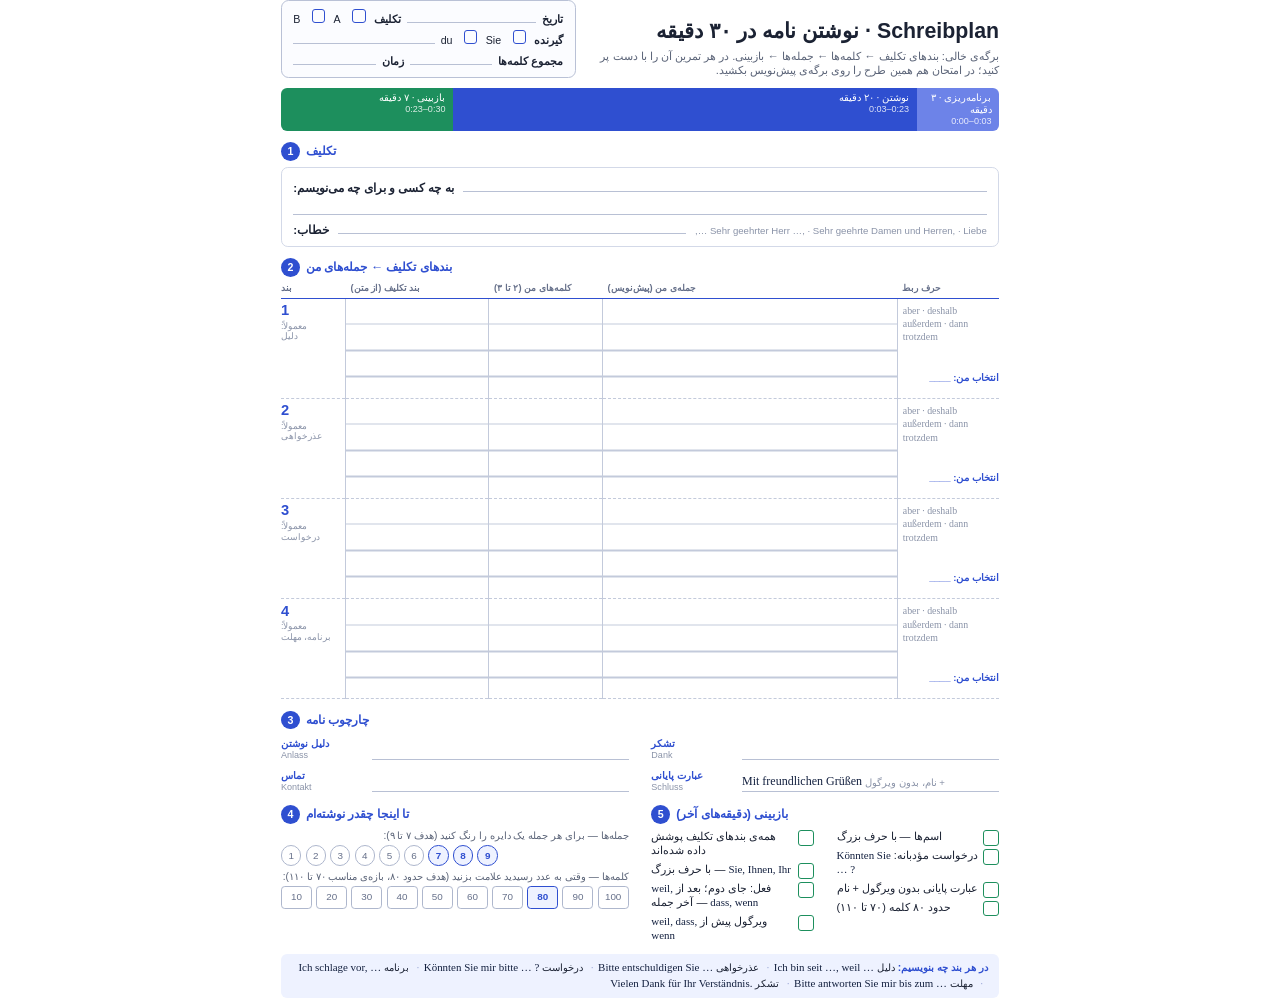
<file: docs/sheets/brief-schreibplan-fa.html>
<!doctype html>
<html lang="fa" dir="ltr">
<head>
<!-- Persian edition: German is unchanged, Russian explanations replaced with Persian (isolated RTL runs). -->
<meta charset="utf-8">
<meta name="viewport" content="width=device-width, initial-scale=1">
<title>Schreibplan — نوشتن نامه در ۳۰ دقیقه</title>

<style>
    @page { size: A4; margin: 8mm 10mm; }

    * { box-sizing: border-box; }

    html { -webkit-print-color-adjust: exact; print-color-adjust: exact; }

    body {
        margin: 0;
        font: 8.8pt/1.3 "Segoe UI", Arial, sans-serif;
        color: #1b2233;
        background: #fff;
    }

    .page { width: 190mm; margin: 0 auto; }

    .de { font-family: "Sitka Text", Charter, Georgia, Cambria, serif; color: #13203f; }
    .hint { color: #8a93a8; font-size: 7.2pt; }

    h1 { margin: 0; font-size: 16pt; letter-spacing: -0.01em; }
    h2 { margin: 3mm 0 1.4mm; font-size: 9.2pt; color: #2f4fd0; text-transform: uppercase; letter-spacing: 0.05em; }
    h2 .n { display: inline-block; width: 5mm; height: 5mm; margin-right: 1.6mm; border-radius: 50%; background: #2f4fd0; color: #fff; text-align: center; font-size: 8pt; line-height: 5mm; letter-spacing: 0; }

    /* ---------- шапка ---------- */
    .top { display: grid; grid-template-columns: 1fr 78mm; gap: 6mm; align-items: end; }
    .sub { margin: 0.8mm 0 0; color: #5b6478; font-size: 8.4pt; }
    .fields { border: 0.8pt solid #b9c1d6; border-radius: 2mm; padding: 1.6mm 3mm; background: #fbfcff; font-size: 8pt; }
    .fields div { display: flex; align-items: baseline; gap: 1.6mm; padding: 0.5mm 0; }
    .fields .fl { flex: 1; border-bottom: 0.5pt solid #b8c0d4; min-height: 3.6mm; }
    .box { display: inline-block; width: 3.6mm; height: 3.6mm; border: 0.8pt solid #2f4fd0; border-radius: 0.8mm; vertical-align: -0.6mm; margin: 0 0.6mm 0 1.4mm; }

    .time { display: flex; margin-top: 2.6mm; border-radius: 1.6mm; overflow: hidden; font-size: 7.6pt; line-height: 1.2; }
    .time div { padding: 1.1mm 2mm; color: #fff; }
    .time small { display: block; font-size: 6.8pt; opacity: 0.85; }
    .time .a { flex: 3; background: #6d83e8; }
    .time .b { flex: 20; background: #2f4fd0; }
    .time .c { flex: 7; background: #1d8f5d; }

    /* ---------- линии для письма ---------- */
    .lines { background-image: repeating-linear-gradient(to bottom, transparent 0, transparent 6.5mm, #c3cadb 6.5mm, #c3cadb 7mm); }

    /* ---------- 1 · задание ---------- */
    .task { border: 0.8pt solid #d3d9e8; border-radius: 1.8mm; padding: 1.6mm 3mm 1.8mm; }
    .task .row { display: flex; align-items: baseline; gap: 2.4mm; padding: 0.4mm 0; }
    .task .row b { white-space: nowrap; }
    .task .row .fl { flex: 1; border-bottom: 0.5pt solid #b8c0d4; min-height: 4.4mm; }

    /* ---------- 2 · пункты ---------- */
    table { width: 100%; border-collapse: collapse; table-layout: fixed; }
    th { padding: 0 1.4mm 0.8mm 0; text-align: left; font-size: 7pt; font-weight: 700; color: #66708a; text-transform: uppercase; letter-spacing: 0.05em; border-bottom: 1pt solid #2f4fd0; }
    td { padding: 0; vertical-align: top; border-bottom: 0.5pt dashed #c3cadb; }
    th:nth-child(1), td:nth-child(1) { width: 17mm; }
    th:nth-child(2), td:nth-child(2) { width: 38mm; }
    th:nth-child(3), td:nth-child(3) { width: 30mm; }
    th:nth-child(5), td:nth-child(5) { width: 27mm; }
    td + td { border-left: 0.6pt solid #c3cadb; }
    th + th { padding-left: 1.4mm; }
    td.num { padding: 1.2mm 1.6mm 1.2mm 0; font-weight: 700; color: #2f4fd0; font-size: 11pt; line-height: 1; }
    td.num small { display: block; margin-top: 0.8mm; font-size: 6.8pt; font-weight: 400; color: #8a93a8; line-height: 1.15; }
    td.w { height: 26.5mm; padding: 0 1.4mm; }
    td.sent { padding: 0 1.4mm; }
    td.conn { padding: 1.4mm 0 0 1.4mm; font-size: 6.8pt; color: #8a93a8; line-height: 1.35; }
    td.conn .de { font-size: 7.4pt; color: #8a93a8; }
    td.conn b { display: block; margin-top: 7.4mm; font-size: 7.2pt; color: #2f4fd0; }

    /* ---------- 3 · рамка ---------- */
    .frame { display: grid; grid-template-columns: 1fr 1fr; gap: 1.2mm 6mm; }
    .fr { display: grid; grid-template-columns: 22mm 1fr; align-items: end; gap: 2mm; padding: 0.4mm 0; }
    .fr .l { font-size: 7.8pt; font-weight: 700; color: #2f4fd0; line-height: 1.15; }
    .fr .l small { display: block; font-weight: 400; color: #8a93a8; font-size: 6.8pt; }
    .fr .fl { border-bottom: 0.5pt solid #b8c0d4; min-height: 6.4mm; }
    .fr .pre { padding-bottom: 0.4mm; border-bottom: 0.5pt solid #b8c0d4; min-height: 6.4mm; display: flex; align-items: flex-end; font-size: 9pt; }

    /* ---------- 4 · счётчики ---------- */
    .count { display: grid; grid-template-columns: 1fr 1fr; gap: 6mm; }
    .strip { display: flex; gap: 1.1mm; margin: 0.8mm 0 1.2mm; }
    .strip span { flex: 1; height: 6mm; border: 0.8pt solid #aeb7cd; border-radius: 1mm; text-align: center; font-size: 7.4pt; line-height: 5.4mm; color: #66708a; }
    .strip span.goal { border-color: #2f4fd0; background: #eef2ff; color: #2f4fd0; font-weight: 700; }
    .strip.round span { border-radius: 50%; height: 5.4mm; flex: none; width: 5.4mm; }
    .cap { font-size: 7.6pt; color: #5b6478; }

    /* ---------- 5 · проверка ---------- */
    .check { columns: 2; column-gap: 6mm; margin: 0; padding: 0; list-style: none; font-size: 8.2pt; line-height: 1.3; }
    .check li { break-inside: avoid; margin: 0 0 1.2mm; padding-left: 5.4mm; position: relative; }
    .check li::before { content: ""; position: absolute; left: 0; top: 0.3mm; width: 3.6mm; height: 3.6mm; border: 0.8pt solid #1d8f5d; border-radius: 0.8mm; }

    /* ---------- что подставить ---------- */
    .starters { margin-top: 3mm; padding: 1.8mm 3mm; border-radius: 1.6mm; background: #eef2ff; font-size: 7.8pt; line-height: 1.4; }
    .starters b { color: #2f4fd0; }
    .starters .de { font-size: 8.2pt; }
    .starters span.sep { color: #9aa6d6; padding: 0 1.2mm; }

    /* ---------- персидское издание ---------- */
    body { font-family: Tahoma, "Segoe UI", Arial, sans-serif; }
    h1, h2, th, .lab, .num, .skel b, .skel span, .time div, td.p, .fr .l, .strip span, .cap, .task .row b, .fields, .check li, .starters, .rule b {
        letter-spacing: 0 !important; text-transform: none !important;
    }
    [dir="rtl"] .de { direction: ltr; unicode-bidi: isolate; }
    span[dir="rtl"], b[dir="rtl"], bdi[dir="rtl"], small[dir="rtl"], th span { font-family: Tahoma, "Segoe UI", Arial, sans-serif; }
    .sub[dir="rtl"], .cap[dir="rtl"], .skel-tot[dir="rtl"], .starters[dir="rtl"], div.ru[dir="rtl"] { text-align: right; }
    .check li[dir="rtl"] { padding-left: 0; padding-right: 5.4mm; }
    .check li[dir="rtl"]::before { left: auto; right: 0; }
    .hint { direction: rtl; unicode-bidi: isolate; }
    .fields div { direction: rtl; }
    .fields .de { direction: ltr; }
    .time[dir="rtl"] div { text-align: right; }
    td.conn .de { display: block; direction: ltr; text-align: left; }
    .f td.p small, .plan td.part small, td.num small { text-align: left; }
    h1 { direction: rtl; text-align: right; }
    .top { direction: rtl; }
    .top .sub { text-align: right; }
</style>
</head>
<body>
<section class="page">

    <div class="top">
        <div>
            <h1>Schreibplan · <span dir="rtl">نوشتن نامه در ۳۰ دقیقه</span></h1>
            <p class="sub" dir="rtl">برگه‌ی خالی: بندهای تکلیف ← کلمه‌ها ← جمله‌ها ← بازبینی. در هر تمرین آن را با دست پر کنید؛ در امتحان هم همین طرح را روی برگه‌ی پیش‌نویس بکشید.</p>
        </div>
        <div class="fields">
            <div><b dir="rtl">تاریخ</b> <span class="fl"></span> <b dir="rtl">تکلیف</b> <span class="box"></span> A <span class="box"></span> B</div>
            <div><b dir="rtl">گیرنده</b> <span class="box"></span> Sie <span class="box"></span> du <span class="fl"></span></div>
            <div><b dir="rtl">مجموع کلمه‌ها</b> <span class="fl"></span> <b dir="rtl">زمان</b> <span class="fl"></span></div>
        </div>
    </div>

    <div class="time" dir="rtl">
        <div class="a"><span dir="rtl">برنامه‌ریزی · ۳ دقیقه</span><small dir="ltr">0:00–0:03</small></div>
        <div class="b"><span dir="rtl">نوشتن · ۲۰ دقیقه</span><small dir="ltr">0:03–0:23</small></div>
        <div class="c"><span dir="rtl">بازبینی · ۷ دقیقه</span><small dir="ltr">0:23–0:30</small></div>
    </div>

    <h2><span class="n" dir="ltr">1</span><span dir="rtl">تکلیف</span></h2>
    <div class="task">
        <div class="row"><b dir="rtl">به چه کسی و برای چه می‌نویسم:</b> <span class="fl"></span></div>
        <div class="row"><span class="fl"></span></div>
        <div class="row"><b dir="rtl">خطاب:</b> <span class="fl"></span> <span class="hint">Sehr geehrter Herr …, · Sehr geehrte Damen und Herren, · Liebe …,</span></div>
    </div>

    <h2><span class="n" dir="ltr">2</span><span dir="rtl">بندهای تکلیف ← جمله‌های من</span></h2>
    <table>
        <thead><tr><th><span dir="rtl">بند</span></th><th><span dir="rtl">بند تکلیف (از متن)</span></th><th><span dir="rtl">کلمه‌های من (۲ تا ۳)</span></th><th><span dir="rtl">جمله‌ی من (پیش‌نویس)</span></th><th><span dir="rtl">حرف ربط</span></th></tr></thead>
        <tbody>
            <tr><td class="num">1<small><span dir="rtl">معمولاً:<br>دلیل</span></small></td><td class="w lines"></td><td class="w lines"></td><td class="sent lines"></td><td class="conn"><span class="de">aber · deshalb<br>außerdem · dann<br>trotzdem</span><b dir="rtl">انتخاب من: ____</b></td></tr>
            <tr><td class="num">2<small><span dir="rtl">معمولاً:<br>عذرخواهی</span></small></td><td class="w lines"></td><td class="w lines"></td><td class="sent lines"></td><td class="conn"><span class="de">aber · deshalb<br>außerdem · dann<br>trotzdem</span><b dir="rtl">انتخاب من: ____</b></td></tr>
            <tr><td class="num">3<small><span dir="rtl">معمولاً:<br>درخواست</span></small></td><td class="w lines"></td><td class="w lines"></td><td class="sent lines"></td><td class="conn"><span class="de">aber · deshalb<br>außerdem · dann<br>trotzdem</span><b dir="rtl">انتخاب من: ____</b></td></tr>
            <tr><td class="num">4<small><span dir="rtl">معمولاً:<br>برنامه، مهلت</span></small></td><td class="w lines"></td><td class="w lines"></td><td class="sent lines"></td><td class="conn"><span class="de">aber · deshalb<br>außerdem · dann<br>trotzdem</span><b dir="rtl">انتخاب من: ____</b></td></tr>
        </tbody>
    </table>

    <h2><span class="n" dir="ltr">3</span><span dir="rtl">چارچوب نامه</span></h2>
    <div class="frame">
        <div class="fr"><div class="l">دلیل نوشتن<small dir="ltr">Anlass</small></div><div class="fl"></div></div>
        <div class="fr"><div class="l">تشکر<small dir="ltr">Dank</small></div><div class="fl"></div></div>
        <div class="fr"><div class="l">تماس<small dir="ltr">Kontakt</small></div><div class="fl"></div></div>
        <div class="fr"><div class="l">عبارت پایانی<small dir="ltr">Schluss</small></div><div class="pre"><span class="de">Mit freundlichen Grüßen</span>&nbsp;<span class="hint"><span dir="rtl">+ نام، بدون ویرگول</span></span></div></div>
    </div>

    <div class="count">
        <div>
            <h2><span class="n" dir="ltr">4</span><span dir="rtl">تا اینجا چقدر نوشته‌ام</span></h2>
            <div class="cap" dir="rtl"><span dir="rtl">جمله‌ها — برای هر جمله یک دایره را رنگ کنید (هدف ۷ تا ۹):</span></div>
            <div class="strip round"><span>1</span><span>2</span><span>3</span><span>4</span><span>5</span><span>6</span><span class="goal">7</span><span class="goal">8</span><span class="goal">9</span></div>
            <div class="cap" dir="rtl"><span dir="rtl">کلمه‌ها — وقتی به عدد رسیدید علامت بزنید (هدف حدود ۸۰، بازه‌ی مناسب ۷۰ تا ۱۱۰):</span></div>
            <div class="strip"><span>10</span><span>20</span><span>30</span><span>40</span><span>50</span><span>60</span><span>70</span><span class="goal">80</span><span>90</span><span>100</span></div>
        </div>
        <div>
            <h2><span class="n" dir="ltr">5</span><span dir="rtl">بازبینی (دقیقه‌های آخر)</span></h2>
            <ul class="check">
                <li dir="rtl">همه‌ی بندهای تکلیف پوشش داده شده‌اند</li>
                <li dir="rtl"><span class="de">Sie, Ihnen, Ihr</span> — با حرف بزرگ</li>
                <li dir="rtl">فعل: جای دوم؛ بعد از <span class="de">weil, dass, wenn</span> — آخر جمله</li>
                <li dir="rtl">ویرگول پیش از <span class="de">weil, dass, wenn</span></li>
                <li dir="rtl">اسم‌ها — با حرف بزرگ</li>
                <li dir="rtl">درخواست مؤدبانه: <span class="de">Könnten Sie … ?</span></li>
                <li dir="rtl">عبارت پایانی بدون ویرگول + نام</li>
                <li dir="rtl">حدود ۸۰ کلمه (۷۰ تا ۱۱۰)</li>
            </ul>
        </div>
    </div>

    <div class="starters" dir="rtl">
        <b dir="rtl">در هر بند چه بنویسیم:</b>
        دلیل <span class="de">Ich bin seit …, weil …</span><span class="sep">·</span>
        عذرخواهی <span class="de">Bitte entschuldigen Sie …</span><span class="sep">·</span>
        درخواست <span class="de">Könnten Sie mir bitte … ?</span><span class="sep">·</span>
        برنامه <span class="de">Ich schlage vor, …</span><span class="sep">·</span>
        مهلت <span class="de">Bitte antworten Sie mir bis zum …</span><span class="sep">·</span>
        تشکر <span class="de">Vielen Dank für Ihr Verständnis.</span>
    </div>

</section>
</body>
</html>
</file>
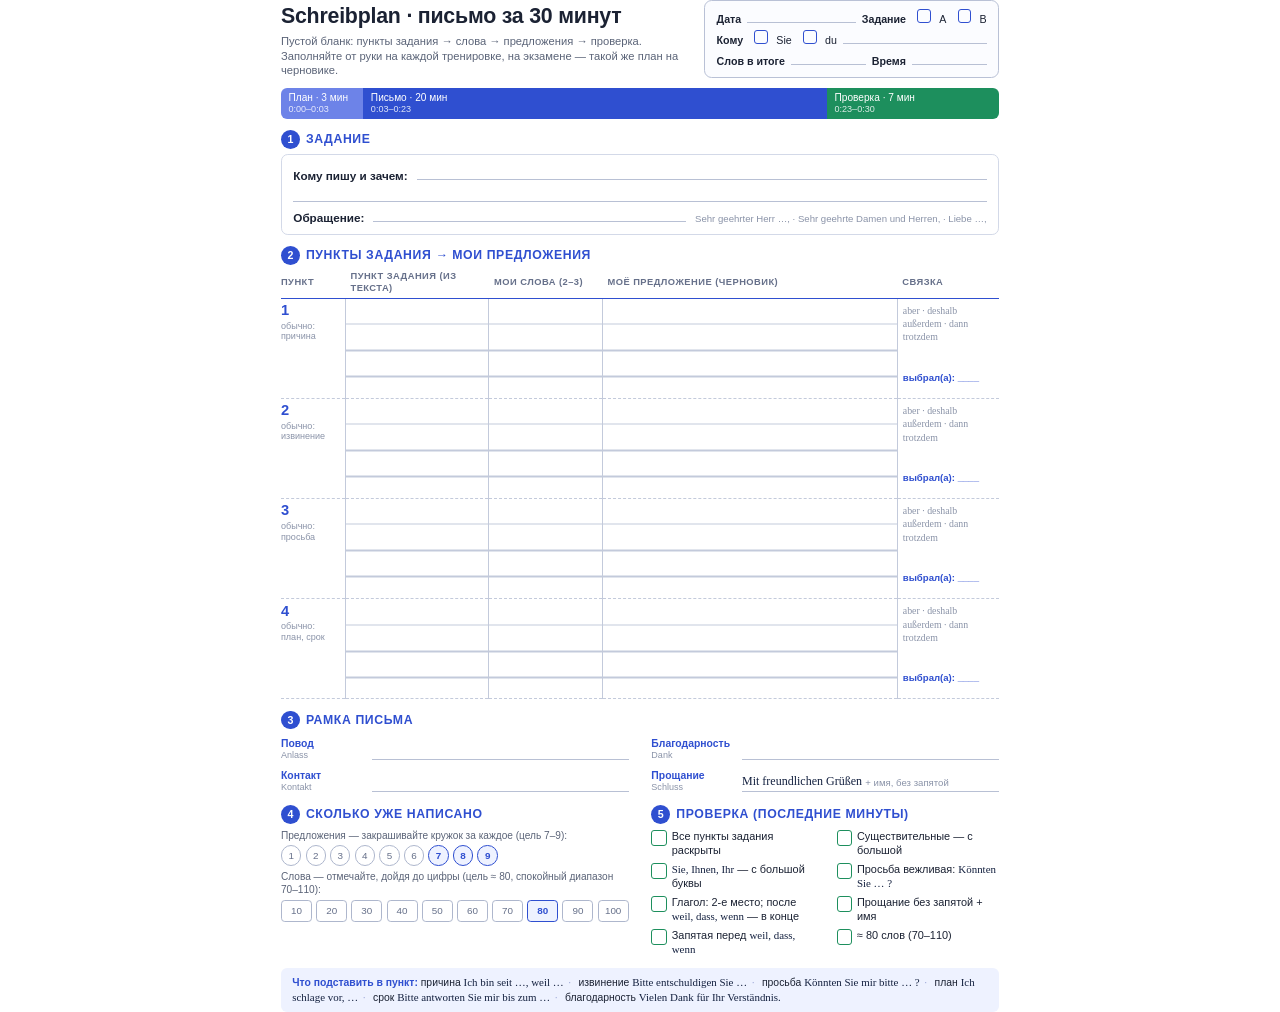
<file: docs/sheets/brief-schreibplan.html>
<!doctype html>
<html lang="ru">
<head>
<meta charset="utf-8">
<meta name="viewport" content="width=device-width, initial-scale=1">
<title>Schreibplan — письмо за 30 минут</title>
<!--
  Schreibplan: пустой рабочий бланк на один лист A4 (печатать пачкой, заполнять от руки).
  На каждую тренировку и на экзамен: пункты задания → слова → предложения → проверка.
  PDF: node tools/make-sheet.mjs docs/sheets/brief-schreibplan.html dist/brief-schreibplan-B1.pdf 1
-->
<style>
    @page { size: A4; margin: 8mm 10mm; }

    * { box-sizing: border-box; }

    html { -webkit-print-color-adjust: exact; print-color-adjust: exact; }

    body {
        margin: 0;
        font: 8.8pt/1.3 "Segoe UI", Arial, sans-serif;
        color: #1b2233;
        background: #fff;
    }

    .page { width: 190mm; margin: 0 auto; }

    .de { font-family: "Sitka Text", Charter, Georgia, Cambria, serif; color: #13203f; }
    .hint { color: #8a93a8; font-size: 7.2pt; }

    h1 { margin: 0; font-size: 16pt; letter-spacing: -0.01em; }
    h2 { margin: 3mm 0 1.4mm; font-size: 9.2pt; color: #2f4fd0; text-transform: uppercase; letter-spacing: 0.05em; }
    h2 .n { display: inline-block; width: 5mm; height: 5mm; margin-right: 1.6mm; border-radius: 50%; background: #2f4fd0; color: #fff; text-align: center; font-size: 8pt; line-height: 5mm; letter-spacing: 0; }

    /* ---------- шапка ---------- */
    .top { display: grid; grid-template-columns: 1fr 78mm; gap: 6mm; align-items: end; }
    .sub { margin: 0.8mm 0 0; color: #5b6478; font-size: 8.4pt; }
    .fields { border: 0.8pt solid #b9c1d6; border-radius: 2mm; padding: 1.6mm 3mm; background: #fbfcff; font-size: 8pt; }
    .fields div { display: flex; align-items: baseline; gap: 1.6mm; padding: 0.5mm 0; }
    .fields .fl { flex: 1; border-bottom: 0.5pt solid #b8c0d4; min-height: 3.6mm; }
    .box { display: inline-block; width: 3.6mm; height: 3.6mm; border: 0.8pt solid #2f4fd0; border-radius: 0.8mm; vertical-align: -0.6mm; margin: 0 0.6mm 0 1.4mm; }

    .time { display: flex; margin-top: 2.6mm; border-radius: 1.6mm; overflow: hidden; font-size: 7.6pt; line-height: 1.2; }
    .time div { padding: 1.1mm 2mm; color: #fff; }
    .time small { display: block; font-size: 6.8pt; opacity: 0.85; }
    .time .a { flex: 3; background: #6d83e8; }
    .time .b { flex: 20; background: #2f4fd0; }
    .time .c { flex: 7; background: #1d8f5d; }

    /* ---------- линии для письма ---------- */
    .lines { background-image: repeating-linear-gradient(to bottom, transparent 0, transparent 6.5mm, #c3cadb 6.5mm, #c3cadb 7mm); }

    /* ---------- 1 · задание ---------- */
    .task { border: 0.8pt solid #d3d9e8; border-radius: 1.8mm; padding: 1.6mm 3mm 1.8mm; }
    .task .row { display: flex; align-items: baseline; gap: 2.4mm; padding: 0.4mm 0; }
    .task .row b { white-space: nowrap; }
    .task .row .fl { flex: 1; border-bottom: 0.5pt solid #b8c0d4; min-height: 4.4mm; }

    /* ---------- 2 · пункты ---------- */
    table { width: 100%; border-collapse: collapse; table-layout: fixed; }
    th { padding: 0 1.4mm 0.8mm 0; text-align: left; font-size: 7pt; font-weight: 700; color: #66708a; text-transform: uppercase; letter-spacing: 0.05em; border-bottom: 1pt solid #2f4fd0; }
    td { padding: 0; vertical-align: top; border-bottom: 0.5pt dashed #c3cadb; }
    th:nth-child(1), td:nth-child(1) { width: 17mm; }
    th:nth-child(2), td:nth-child(2) { width: 38mm; }
    th:nth-child(3), td:nth-child(3) { width: 30mm; }
    th:nth-child(5), td:nth-child(5) { width: 27mm; }
    td + td { border-left: 0.6pt solid #c3cadb; }
    th + th { padding-left: 1.4mm; }
    td.num { padding: 1.2mm 1.6mm 1.2mm 0; font-weight: 700; color: #2f4fd0; font-size: 11pt; line-height: 1; }
    td.num small { display: block; margin-top: 0.8mm; font-size: 6.8pt; font-weight: 400; color: #8a93a8; line-height: 1.15; }
    td.w { height: 26.5mm; padding: 0 1.4mm; }
    td.sent { padding: 0 1.4mm; }
    td.conn { padding: 1.4mm 0 0 1.4mm; font-size: 6.8pt; color: #8a93a8; line-height: 1.35; }
    td.conn .de { font-size: 7.4pt; color: #8a93a8; }
    td.conn b { display: block; margin-top: 7.4mm; font-size: 7.2pt; color: #2f4fd0; }

    /* ---------- 3 · рамка ---------- */
    .frame { display: grid; grid-template-columns: 1fr 1fr; gap: 1.2mm 6mm; }
    .fr { display: grid; grid-template-columns: 22mm 1fr; align-items: end; gap: 2mm; padding: 0.4mm 0; }
    .fr .l { font-size: 7.8pt; font-weight: 700; color: #2f4fd0; line-height: 1.15; }
    .fr .l small { display: block; font-weight: 400; color: #8a93a8; font-size: 6.8pt; }
    .fr .fl { border-bottom: 0.5pt solid #b8c0d4; min-height: 6.4mm; }
    .fr .pre { padding-bottom: 0.4mm; border-bottom: 0.5pt solid #b8c0d4; min-height: 6.4mm; display: flex; align-items: flex-end; font-size: 9pt; }

    /* ---------- 4 · счётчики ---------- */
    .count { display: grid; grid-template-columns: 1fr 1fr; gap: 6mm; }
    .strip { display: flex; gap: 1.1mm; margin: 0.8mm 0 1.2mm; }
    .strip span { flex: 1; height: 6mm; border: 0.8pt solid #aeb7cd; border-radius: 1mm; text-align: center; font-size: 7.4pt; line-height: 5.4mm; color: #66708a; }
    .strip span.goal { border-color: #2f4fd0; background: #eef2ff; color: #2f4fd0; font-weight: 700; }
    .strip.round span { border-radius: 50%; height: 5.4mm; flex: none; width: 5.4mm; }
    .cap { font-size: 7.6pt; color: #5b6478; }

    /* ---------- 5 · проверка ---------- */
    .check { columns: 2; column-gap: 6mm; margin: 0; padding: 0; list-style: none; font-size: 8.2pt; line-height: 1.3; }
    .check li { break-inside: avoid; margin: 0 0 1.2mm; padding-left: 5.4mm; position: relative; }
    .check li::before { content: ""; position: absolute; left: 0; top: 0.3mm; width: 3.6mm; height: 3.6mm; border: 0.8pt solid #1d8f5d; border-radius: 0.8mm; }

    /* ---------- что подставить ---------- */
    .starters { margin-top: 3mm; padding: 1.8mm 3mm; border-radius: 1.6mm; background: #eef2ff; font-size: 7.8pt; line-height: 1.4; }
    .starters b { color: #2f4fd0; }
    .starters .de { font-size: 8.2pt; }
    .starters span.sep { color: #9aa6d6; padding: 0 1.2mm; }
</style>
</head>
<body>
<section class="page">

    <div class="top">
        <div>
            <h1>Schreibplan · письмо за 30 минут</h1>
            <p class="sub">Пустой бланк: пункты задания → слова → предложения → проверка. Заполняйте от руки на каждой тренировке, на экзамене — такой же план на черновике.</p>
        </div>
        <div class="fields">
            <div><b>Дата</b> <span class="fl"></span> <b>Задание</b> <span class="box"></span> A <span class="box"></span> B</div>
            <div><b>Кому</b> <span class="box"></span> Sie <span class="box"></span> du <span class="fl"></span></div>
            <div><b>Слов в итоге</b> <span class="fl"></span> <b>Время</b> <span class="fl"></span></div>
        </div>
    </div>

    <div class="time">
        <div class="a">План · 3 мин<small>0:00–0:03</small></div>
        <div class="b">Письмо · 20 мин<small>0:03–0:23</small></div>
        <div class="c">Проверка · 7 мин<small>0:23–0:30</small></div>
    </div>

    <h2><span class="n">1</span>Задание</h2>
    <div class="task">
        <div class="row"><b>Кому пишу и зачем:</b> <span class="fl"></span></div>
        <div class="row"><span class="fl"></span></div>
        <div class="row"><b>Обращение:</b> <span class="fl"></span> <span class="hint">Sehr geehrter Herr …, · Sehr geehrte Damen und Herren, · Liebe …,</span></div>
    </div>

    <h2><span class="n">2</span>Пункты задания → мои предложения</h2>
    <table>
        <thead><tr><th>Пункт</th><th>Пункт задания (из текста)</th><th>Мои слова (2–3)</th><th>Моё предложение (черновик)</th><th>Связка</th></tr></thead>
        <tbody>
            <tr><td class="num">1<small>обычно:<br>причина</small></td><td class="w lines"></td><td class="w lines"></td><td class="sent lines"></td><td class="conn"><span class="de">aber · deshalb<br>außerdem · dann<br>trotzdem</span><b>выбрал(а): ____</b></td></tr>
            <tr><td class="num">2<small>обычно:<br>извинение</small></td><td class="w lines"></td><td class="w lines"></td><td class="sent lines"></td><td class="conn"><span class="de">aber · deshalb<br>außerdem · dann<br>trotzdem</span><b>выбрал(а): ____</b></td></tr>
            <tr><td class="num">3<small>обычно:<br>просьба</small></td><td class="w lines"></td><td class="w lines"></td><td class="sent lines"></td><td class="conn"><span class="de">aber · deshalb<br>außerdem · dann<br>trotzdem</span><b>выбрал(а): ____</b></td></tr>
            <tr><td class="num">4<small>обычно:<br>план, срок</small></td><td class="w lines"></td><td class="w lines"></td><td class="sent lines"></td><td class="conn"><span class="de">aber · deshalb<br>außerdem · dann<br>trotzdem</span><b>выбрал(а): ____</b></td></tr>
        </tbody>
    </table>

    <h2><span class="n">3</span>Рамка письма</h2>
    <div class="frame">
        <div class="fr"><div class="l">Повод<small>Anlass</small></div><div class="fl"></div></div>
        <div class="fr"><div class="l">Благодарность<small>Dank</small></div><div class="fl"></div></div>
        <div class="fr"><div class="l">Контакт<small>Kontakt</small></div><div class="fl"></div></div>
        <div class="fr"><div class="l">Прощание<small>Schluss</small></div><div class="pre"><span class="de">Mit freundlichen Grüßen</span>&nbsp;<span class="hint">+ имя, без запятой</span></div></div>
    </div>

    <div class="count">
        <div>
            <h2><span class="n">4</span>Сколько уже написано</h2>
            <div class="cap">Предложения — закрашивайте кружок за каждое (цель 7–9):</div>
            <div class="strip round"><span>1</span><span>2</span><span>3</span><span>4</span><span>5</span><span>6</span><span class="goal">7</span><span class="goal">8</span><span class="goal">9</span></div>
            <div class="cap">Слова — отмечайте, дойдя до цифры (цель ≈ 80, спокойный диапазон 70–110):</div>
            <div class="strip"><span>10</span><span>20</span><span>30</span><span>40</span><span>50</span><span>60</span><span>70</span><span class="goal">80</span><span>90</span><span>100</span></div>
        </div>
        <div>
            <h2><span class="n">5</span>Проверка (последние минуты)</h2>
            <ul class="check">
                <li>Все пункты задания раскрыты</li>
                <li><span class="de">Sie, Ihnen, Ihr</span> — с большой буквы</li>
                <li>Глагол: 2-е место; после <span class="de">weil, dass, wenn</span> — в конце</li>
                <li>Запятая перед <span class="de">weil, dass, wenn</span></li>
                <li>Существительные — с большой</li>
                <li>Просьба вежливая: <span class="de">Könnten Sie … ?</span></li>
                <li>Прощание без запятой + имя</li>
                <li>≈ 80 слов (70–110)</li>
            </ul>
        </div>
    </div>

    <div class="starters">
        <b>Что подставить в пункт:</b>
        причина <span class="de">Ich bin seit …, weil …</span><span class="sep">·</span>
        извинение <span class="de">Bitte entschuldigen Sie …</span><span class="sep">·</span>
        просьба <span class="de">Könnten Sie mir bitte … ?</span><span class="sep">·</span>
        план <span class="de">Ich schlage vor, …</span><span class="sep">·</span>
        срок <span class="de">Bitte antworten Sie mir bis zum …</span><span class="sep">·</span>
        благодарность <span class="de">Vielen Dank für Ihr Verständnis.</span>
    </div>

</section>
</body>
</html>
</file>
<file: css/style.css>
/*
 * Стили. Все цвета — переменными в :root; в JavaScript цвета не задаются.
 *
 * Тема следует за системой: светлая днём, тёмная вечером. Русский текст —
 * системным шрифтом без засечек, немецкий — шрифтом с засечками: так при беглом
 * просмотре шпаргалки сразу видно, где язык, который учат.
 */

:root {
    --bg: #f5f2ea;
    --card: #ffffff;
    --card-2: #faf8f3;
    --ink: #1b2231;
    --ink-2: #444f64;
    --muted: #7a8498;
    --line: #e3ded1;
    --line-2: #efeadf;

    --accent: #2c56d6;
    --accent-ink: #ffffff;
    --accent-soft: #e8edfc;
    --accent-line: #c8d4f6;

    --de-ink: #12315f;
    --de-bg: #eef2fb;

    --ok: #1c8048;
    --ok-soft: #e1f3e8;
    --ok-line: #b5dfc5;
    --bad: #c0352c;
    --bad-soft: #fbe8e5;
    --bad-line: #efc0ba;
    --warn: #a86a0c;
    --warn-soft: #fcf0d8;
    --warn-line: #ecd29a;

    --mark: #fff0a8;

    --radius: 14px;
    --radius-s: 9px;
    --shadow: 0 1px 2px rgba(30, 36, 50, 0.06), 0 2px 8px rgba(30, 36, 50, 0.05);

    --font: -apple-system, BlinkMacSystemFont, "Segoe UI", Roboto, "Helvetica Neue", Arial, sans-serif;
    --font-de: "Charter", "Bitstream Charter", "Sitka Text", Georgia, Cambria, "Times New Roman", serif;
}

@media (prefers-color-scheme: dark) {
    :root {
        --bg: #12151d;
        --card: #1b2030;
        --card-2: #202638;
        --ink: #e8ecf4;
        --ink-2: #b6bfd1;
        --muted: #8a94a9;
        --line: #2c3347;
        --line-2: #262d40;

        --accent: #7a9cff;
        --accent-ink: #0e1220;
        --accent-soft: #232c4d;
        --accent-line: #34437a;

        --de-ink: #cfdcff;
        --de-bg: #222a44;

        --ok: #62c78d;
        --ok-soft: #1a3427;
        --ok-line: #2c5a40;
        --bad: #ff8b82;
        --bad-soft: #3b1f1f;
        --bad-line: #6a3532;
        --warn: #e9b866;
        --warn-soft: #3a2f17;
        --warn-line: #66531f;

        --mark: #5a4d12;

        --shadow: 0 1px 2px rgba(0, 0, 0, 0.3), 0 2px 8px rgba(0, 0, 0, 0.25);
    }
}

* { box-sizing: border-box; }

html { -webkit-text-size-adjust: 100%; }

body {
    margin: 0;
    background: var(--bg);
    color: var(--ink);
    font-family: var(--font);
    font-size: 16px;
    line-height: 1.5;
    -webkit-tap-highlight-color: transparent;
}

#screen { min-height: 100vh; }

h1, h2, h3 { line-height: 1.25; margin: 0; }
p { margin: 0; }
button { font: inherit; color: inherit; }
a { color: var(--accent); }

.de {
    font-family: var(--font-de);
    color: var(--de-ink);
    font-size: 1.04em;
}

.loading, .empty-note {
    padding: 48px 16px;
    text-align: center;
    color: var(--muted);
}

.boot-failed { padding: 32px 16px; color: var(--bad); }
.boot-quiet { color: var(--muted); font-size: 13px; margin-top: 8px; word-break: break-all; }
.noscript { padding: 24px; text-align: center; }

/* ---------- каркас страницы ---------- */

.page {
    max-width: 760px;
    margin: 0 auto;
    padding: 0 16px 96px;
}

.topbar {
    position: sticky;
    top: 0;
    z-index: 5;
    display: flex;
    align-items: center;
    gap: 8px;
    min-height: 52px;
    margin: 0 -16px 8px;
    padding: 8px 12px;
    background: color-mix(in srgb, var(--bg) 92%, transparent);
    backdrop-filter: blur(8px);
    border-bottom: 1px solid var(--line-2);
}

.topbar-title {
    flex: 1;
    min-width: 0;
    font-size: 17px;
    font-weight: 650;
    overflow: hidden;
    text-overflow: ellipsis;
    white-space: nowrap;
}

.back {
    display: inline-flex;
    align-items: center;
    min-height: 40px;
    padding: 0 12px 0 8px;
    border: 0;
    background: transparent;
    color: var(--accent);
    font-size: 16px;
    text-decoration: none;
    cursor: pointer;
}

.topbar-side { min-width: 60px; text-align: right; color: var(--muted); font-size: 14px; }

.tabbar {
    position: fixed;
    left: 0;
    right: 0;
    bottom: 0;
    z-index: 10;
    display: flex;
    justify-content: center;
    padding-bottom: env(safe-area-inset-bottom);
    background: var(--card);
    border-top: 1px solid var(--line);
}

.tabbar-in {
    display: flex;
    width: 100%;
    max-width: 760px;
}

.tab {
    position: relative;
    flex: 1;
    display: flex;
    flex-direction: column;
    align-items: center;
    gap: 2px;
    padding: 8px 2px 7px;
    color: var(--muted);
    font-size: 11.5px;
    text-decoration: none;
}

.tab-ico { font-size: 20px; line-height: 1; }
.tab.on { color: var(--accent); font-weight: 650; }

.badge {
    position: absolute;
    top: 3px;
    left: calc(50% + 8px);
    min-width: 18px;
    padding: 0 5px;
    border-radius: 9px;
    background: var(--bad);
    color: #fff;
    font-size: 11px;
    font-weight: 700;
    line-height: 18px;
    text-align: center;
}

/* ---------- кнопки ---------- */

.btn {
    display: inline-flex;
    align-items: center;
    justify-content: center;
    gap: 8px;
    min-height: 46px;
    padding: 0 20px;
    border: 1px solid var(--line);
    border-radius: var(--radius-s);
    background: var(--card);
    color: var(--ink);
    font-weight: 600;
    text-decoration: none;
    cursor: pointer;
    transition: background 0.12s, border-color 0.12s, transform 0.05s;
}

.btn:active { transform: scale(0.98); }
.btn[disabled] { opacity: 0.45; cursor: default; }

.btn.primary {
    border-color: var(--accent);
    background: var(--accent);
    color: var(--accent-ink);
}

.btn.soft {
    border-color: var(--accent-line);
    background: var(--accent-soft);
    color: var(--accent);
}

.btn.ghost { border-color: transparent; background: transparent; color: var(--accent); }
.btn.danger { color: var(--bad); border-color: var(--bad-line); }
.btn.block { display: flex; width: 100%; }
.btn.small { min-height: 36px; padding: 0 14px; font-size: 14px; }

.row { display: flex; flex-wrap: wrap; gap: 10px; }
.row.col { flex-direction: column; }
.row > .btn { flex: 1 1 auto; }

/* ---------- карточки ---------- */

.card {
    margin-top: 12px;
    padding: 16px;
    border: 1px solid var(--line);
    border-radius: var(--radius);
    background: var(--card);
    box-shadow: var(--shadow);
}

.card.flat { box-shadow: none; }
.card.accent { border-color: var(--accent-line); background: var(--accent-soft); }

.card h2 { font-size: 18px; margin-bottom: 6px; }
.card .lead { color: var(--ink-2); }

.sec {
    margin: 26px 2px 6px;
    font-size: 12px;
    font-weight: 700;
    letter-spacing: 0.1em;
    text-transform: uppercase;
    color: var(--muted);
}

.hero { padding: 18px 2px 4px; }
.hero h1 { font-size: 26px; letter-spacing: -0.01em; }
.hero p { margin-top: 6px; color: var(--ink-2); }
.install-btn { margin-top: 12px; }

.muted { color: var(--muted); }
.small { font-size: 13.5px; }

/* ---------- плитки модулей ---------- */

.tiles {
    display: grid;
    grid-template-columns: repeat(2, 1fr);
    gap: 10px;
}

@media (min-width: 560px) {
    .tiles { grid-template-columns: repeat(3, 1fr); }
}

.tile {
    display: flex;
    flex-direction: column;
    gap: 6px;
    min-height: 104px;
    padding: 12px;
    border: 1px solid var(--line);
    border-radius: var(--radius);
    background: var(--card);
    color: var(--ink);
    text-decoration: none;
    box-shadow: var(--shadow);
}

.tile:active { transform: scale(0.985); }
.tile-num { font-size: 12px; font-weight: 700; color: var(--muted); letter-spacing: 0.06em; }
.tile-title { font-size: 15px; font-weight: 650; line-height: 1.25; }
.tile-foot { margin-top: auto; }
.tile.done { border-color: var(--ok-line); background: var(--ok-soft); }
.tile.rec { border-color: var(--warn-line); }
.tile-flag { font-size: 11.5px; color: var(--warn); font-weight: 650; }

.bar {
    height: 6px;
    border-radius: 3px;
    background: var(--line-2);
    overflow: hidden;
}

.bar > i {
    display: block;
    width: calc(var(--p, 0) * 1%);
    height: 100%;
    border-radius: 3px;
    background: var(--accent);
}

.bar.ok > i { background: var(--ok); }
.bar.bad > i { background: var(--bad); }

.stats { display: flex; gap: 10px; margin-top: 12px; }
.stat { flex: 1; padding: 10px 12px; border: 1px solid var(--line); border-radius: var(--radius-s); background: var(--card); }
.stat b { display: block; font-size: 22px; line-height: 1.1; }
.stat span { font-size: 12.5px; color: var(--muted); }

/* ---------- списки-ссылки ---------- */

.links { margin-top: 8px; border: 1px solid var(--line); border-radius: var(--radius); background: var(--card); overflow: hidden; }

.link {
    display: flex;
    align-items: center;
    gap: 12px;
    padding: 13px 14px;
    border-bottom: 1px solid var(--line-2);
    color: var(--ink);
    text-decoration: none;
}

.link:last-child { border-bottom: 0; }
.link:active { background: var(--card-2); }
.link-ico { width: 26px; text-align: center; font-size: 20px; }
.link-main { flex: 1; min-width: 0; }
.link-title { font-weight: 600; }
.link-sub { font-size: 13px; color: var(--muted); }
.link-end { color: var(--muted); }

.chip {
    display: inline-block;
    padding: 2px 9px;
    border-radius: 999px;
    border: 1px solid var(--line);
    background: var(--card-2);
    font-size: 12px;
    color: var(--ink-2);
    white-space: nowrap;
}

.chip.ok { border-color: var(--ok-line); background: var(--ok-soft); color: var(--ok); }
.chip.bad { border-color: var(--bad-line); background: var(--bad-soft); color: var(--bad); }
.chip.warn { border-color: var(--warn-line); background: var(--warn-soft); color: var(--warn); }
.chip.accent { border-color: var(--accent-line); background: var(--accent-soft); color: var(--accent); }

.dots { display: flex; flex-wrap: wrap; gap: 4px; margin-top: 10px; }
.dot { width: 14px; height: 14px; border-radius: 4px; background: var(--line); }
.dot.ok { background: var(--ok); }
.dot.bad { background: var(--bad); }
.dot.seen { background: var(--accent-line); }

/* ---------- блоки теории ---------- */

.blocks { display: flex; flex-direction: column; gap: 12px; margin-top: 8px; }

.b-h { margin-top: 18px; font-size: 18px; }
.b-p { color: var(--ink-2); }
.b-p b, .b-list b, td b, .b-note b { color: var(--ink); }

.b-rule, .b-tip {
    padding: 12px 14px;
    border-radius: var(--radius-s);
    border-left: 4px solid var(--accent);
    background: var(--accent-soft);
}

.b-tip { border-left-color: var(--warn); background: var(--warn-soft); }

.b-label {
    display: block;
    margin-bottom: 2px;
    font-size: 11.5px;
    font-weight: 700;
    letter-spacing: 0.08em;
    text-transform: uppercase;
    color: var(--muted);
}

.b-list { margin: 0; padding-left: 22px; }
.b-list li { margin: 4px 0; color: var(--ink-2); }

.b-table {
    border: 1px solid var(--line);
    border-radius: var(--radius-s);
    background: var(--card);
    overflow: hidden;
}

.b-table-scroll { overflow-x: auto; }

table { width: 100%; border-collapse: collapse; font-size: 14.5px; }
th { padding: 8px 10px; background: var(--card-2); text-align: left; font-size: 12.5px; color: var(--muted); border-bottom: 1px solid var(--line); white-space: nowrap; }
td { padding: 8px 10px; border-bottom: 1px solid var(--line-2); vertical-align: top; }
tr:last-child td { border-bottom: 0; }
td .de { white-space: normal; }

.b-note { padding: 8px 12px; border-top: 1px solid var(--line-2); font-size: 13.5px; color: var(--muted); }
.b-formula .b-note { border: 0; padding: 6px 2px 0; }

.b-exs { display: flex; flex-direction: column; gap: 8px; }

.b-ex {
    padding: 10px 12px;
    border-radius: var(--radius-s);
    border: 1px solid var(--line);
    background: var(--card);
}

.b-ex-de { font-size: 17px; line-height: 1.4; }
.b-ex-de b { color: var(--accent); font-weight: 700; }
.b-ex-ru { margin-top: 2px; font-size: 14px; color: var(--muted); }

.b-trap {
    padding: 10px 12px;
    border-radius: var(--radius-s);
    border: 1px solid var(--bad-line);
    background: var(--card);
}

.b-trap-wrong, .b-trap-right { display: flex; gap: 8px; align-items: baseline; font-size: 16.5px; }
.b-trap-wrong .de { text-decoration: line-through; text-decoration-color: var(--bad); color: var(--ink-2); }
.b-trap-wrong .b-mark { color: var(--bad); font-weight: 800; }
.b-trap-right .b-mark { color: var(--ok); font-weight: 800; }
.b-trap-why { margin-top: 6px; font-size: 14px; color: var(--ink-2); }

.b-formula { padding: 10px 12px; border-radius: var(--radius-s); border: 1px solid var(--accent-line); background: var(--card); }
.b-formula-row { display: flex; flex-wrap: wrap; align-items: center; gap: 4px 6px; }
.b-formula-part { padding: 5px 10px; border-radius: 8px; background: var(--accent-soft); color: var(--accent); font-weight: 600; font-size: 14.5px; }
.b-formula-part b { color: var(--bad); }
.b-formula-sep { color: var(--muted); }

/* ---------- занятие ---------- */

.drill-head { display: flex; align-items: center; gap: 12px; padding: 4px 0 2px; }
.drill-head .bar { flex: 1; }
.drill-count { font-size: 13px; color: var(--muted); font-variant-numeric: tabular-nums; }
.drill-x { border: 0; background: transparent; color: var(--muted); font-size: 22px; line-height: 1; cursor: pointer; padding: 4px 8px; }

.q-type { font-size: 11.5px; font-weight: 700; letter-spacing: 0.08em; text-transform: uppercase; color: var(--muted); }
.q-text { margin-top: 6px; font-size: 18px; font-weight: 600; }
.q-ru { margin-top: 8px; padding: 10px 12px; border-radius: var(--radius-s); background: var(--card-2); border: 1px dashed var(--line); font-size: 17px; }
.q-sent { margin-top: 12px; font-size: 20px; line-height: 2; }
.q-context { margin-top: 10px; padding: 10px 12px; border-radius: var(--radius-s); background: var(--de-bg); font-size: 17px; }
.q-hint { margin-left: 6px; font-family: var(--font); font-size: 14px; color: var(--muted); }

.options { display: flex; flex-direction: column; gap: 8px; margin-top: 14px; }

.option {
    display: flex;
    align-items: flex-start;
    gap: 10px;
    width: 100%;
    padding: 13px 14px;
    border: 1.5px solid var(--line);
    border-radius: var(--radius-s);
    background: var(--card);
    text-align: left;
    font-family: var(--font-de);
    font-size: 17.5px;
    color: var(--de-ink);
    cursor: pointer;
}

.option:active:not([disabled]) { background: var(--card-2); }
.option.ok { border-color: var(--ok); background: var(--ok-soft); }
.option.bad { border-color: var(--bad); background: var(--bad-soft); }
.option[disabled] { cursor: default; }
.option-mark { flex: none; width: 18px; font-weight: 800; }
.option.ok .option-mark { color: var(--ok); }
.option.bad .option-mark { color: var(--bad); }

.gap, .answer-line, .answer-area {
    font-family: var(--font-de);
    font-size: 19px;
    color: var(--de-ink);
    background: var(--card);
    border: 1.5px solid var(--line);
    border-radius: 8px;
    outline: none;
}

.gap:focus, .answer-line:focus, .answer-area:focus, .letter:focus { border-color: var(--accent); box-shadow: 0 0 0 3px var(--accent-soft); }

.gap {
    width: calc(var(--w, 6) * 1ch + 24px);
    min-width: 64px;
    max-width: 100%;
    padding: 2px 8px;
    text-align: center;
    vertical-align: baseline;
}

.gap.ok, .answer-line.ok, .answer-area.ok { border-color: var(--ok); background: var(--ok-soft); }
.gap.bad, .answer-line.bad, .answer-area.bad { border-color: var(--bad); background: var(--bad-soft); }

.answer-line, .answer-area { display: block; width: 100%; margin-top: 14px; padding: 10px 12px; }
.answer-area { min-height: 92px; resize: vertical; line-height: 1.45; }

/* Ряд обязан помещаться в карточку любой ширины: кнопки сжимаются, а на
   совсем узком экране переносятся на вторую строку, а не выходят за край */
.umlauts { display: flex; flex-wrap: wrap; gap: 6px; margin-top: 10px; max-width: 100%; }

.key {
    flex: 1 1 34px;
    min-width: 0;
    max-width: 52px;
    min-height: 38px;
    border: 1px solid var(--line);
    border-radius: 8px;
    background: var(--card);
    font-family: var(--font-de);
    font-size: 18px;
    color: var(--de-ink);
    cursor: pointer;
}

.key:active { background: var(--accent-soft); }

.build-line {
    display: flex;
    flex-wrap: wrap;
    gap: 8px;
    min-height: 56px;
    margin-top: 14px;
    padding: 8px;
    border: 1.5px dashed var(--line);
    border-radius: var(--radius-s);
    background: var(--card);
}

.build-line.ok { border: 1.5px solid var(--ok); background: var(--ok-soft); }
.build-line.bad { border: 1.5px solid var(--bad); background: var(--bad-soft); }
.build-bank { display: flex; flex-wrap: wrap; gap: 8px; margin-top: 12px; min-height: 48px; }

.piece {
    padding: 9px 13px;
    border: 1.5px solid var(--accent-line);
    border-radius: 9px;
    background: var(--accent-soft);
    font-family: var(--font-de);
    font-size: 18px;
    color: var(--de-ink);
    cursor: pointer;
}

.piece:active { transform: scale(0.97); }
.piece.line { display: block; width: 100%; text-align: left; font-size: 16.5px; }
.build-line.lines, .build-bank.lines { flex-direction: column; }

.feedback {
    margin-top: 16px;
    padding: 14px;
    border: 1.5px solid var(--line);
    border-radius: var(--radius);
    background: var(--card);
}

.feedback.ok { border-color: var(--ok-line); background: var(--ok-soft); }
.feedback.bad { border-color: var(--bad-line); background: var(--bad-soft); }
.feedback.near { border-color: var(--warn-line); background: var(--warn-soft); }

.fb-head { font-size: 18px; font-weight: 700; }
.feedback.ok .fb-head { color: var(--ok); }
.feedback.bad .fb-head { color: var(--bad); }
.feedback.near .fb-head { color: var(--warn); }

.fb-right { margin-top: 8px; }
.fb-right .de { display: block; margin-top: 2px; font-size: 18.5px; white-space: pre-line; }
.fb-alt { margin-top: 6px; font-size: 14px; color: var(--ink-2); }
.fb-note { margin-top: 8px; padding: 8px 10px; border-radius: 8px; background: var(--warn-soft); border: 1px solid var(--warn-line); font-size: 14px; color: var(--ink-2); }
.fb-why { margin-top: 10px; color: var(--ink-2); }
.sticky-actions { margin-top: 16px; display: flex; gap: 10px; }
.sticky-actions .btn { flex: 1; }

/* ---------- итог ---------- */

.ring-wrap { display: flex; justify-content: center; padding: 14px 0 4px; }

.ring {
    --p: 0;
    display: grid;
    place-items: center;
    width: 132px;
    height: 132px;
    border-radius: 50%;
    background: conic-gradient(var(--accent) calc(var(--p) * 1%), var(--line-2) 0);
}

.ring.ok { background: conic-gradient(var(--ok) calc(var(--p) * 1%), var(--line-2) 0); }
.ring.bad { background: conic-gradient(var(--warn) calc(var(--p) * 1%), var(--line-2) 0); }

.ring > span {
    display: grid;
    place-items: center;
    width: 104px;
    height: 104px;
    border-radius: 50%;
    background: var(--bg);
    font-size: 30px;
    font-weight: 750;
}

.res-title { text-align: center; font-size: 20px; font-weight: 700; margin-top: 6px; }
.res-sub { text-align: center; color: var(--muted); margin-top: 2px; }

.rows { margin-top: 8px; border: 1px solid var(--line); border-radius: var(--radius); background: var(--card); overflow: hidden; }
.rowl { display: flex; align-items: center; gap: 12px; padding: 11px 14px; border-bottom: 1px solid var(--line-2); }
.rowl:last-child { border-bottom: 0; }
.rowl-main { flex: 1; min-width: 0; }
.rowl-end { font-variant-numeric: tabular-nums; font-weight: 650; }

/* ---------- письма ---------- */

.task-card {
    margin-top: 12px;
    padding: 16px;
    border: 1.5px solid var(--ink-2);
    border-radius: var(--radius-s);
    background: var(--card);
    font-family: var(--font-de);
    color: var(--ink);
}

.task-card .task-label { font-family: var(--font); font-size: 12px; font-weight: 700; letter-spacing: 0.1em; text-transform: uppercase; color: var(--muted); }
.task-card p { margin-top: 6px; font-size: 17px; line-height: 1.5; }
.task-card ul { margin: 6px 0 0; padding-left: 22px; font-size: 17px; }
.task-card li { margin: 3px 0; }
.task-card li.found::marker { color: var(--ok); content: "✓  "; }
.task-card li.lost::marker { color: var(--warn); content: "?  "; }

.letter {
    display: block;
    width: 100%;
    min-height: 260px;
    margin-top: 14px;
    padding: 14px;
    border: 1.5px solid var(--line);
    border-radius: var(--radius-s);
    background: var(--card);
    font-family: var(--font-de);
    font-size: 18px;
    line-height: 1.55;
    color: var(--ink);
    outline: none;
    resize: vertical;
}

.counter { display: flex; justify-content: space-between; margin-top: 6px; font-size: 13.5px; color: var(--muted); }
.counter b.ok { color: var(--ok); }
.counter b.warn { color: var(--warn); }

.timer {
    padding: 4px 12px;
    border-radius: 999px;
    background: var(--accent-soft);
    color: var(--accent);
    font-weight: 700;
    font-variant-numeric: tabular-nums;
}

.timer.low { background: var(--bad-soft); color: var(--bad); }

details.help {
    margin-top: 12px;
    border: 1px solid var(--line);
    border-radius: var(--radius-s);
    background: var(--card);
}

details.help > summary { padding: 12px 14px; font-weight: 600; cursor: pointer; list-style: none; }
details.help > summary::-webkit-details-marker { display: none; }
details.help > summary::before { content: "▸ "; color: var(--muted); }
details.help[open] > summary::before { content: "▾ "; }
details.help .help-body { padding: 0 14px 14px; }

.starters { display: flex; flex-direction: column; gap: 6px; margin-top: 6px; }

.starter {
    padding: 7px 10px;
    border: 1px solid var(--accent-line);
    border-radius: 8px;
    background: var(--accent-soft);
    text-align: left;
    font-family: var(--font-de);
    font-size: 16px;
    color: var(--de-ink);
    cursor: pointer;
}

.help-point { margin-top: 12px; }
.help-point-title { font-weight: 650; font-size: 14.5px; }
.help-point-hint { font-size: 14px; color: var(--muted); }

.marked-text {
    margin-top: 12px;
    padding: 14px;
    border: 1px solid var(--line);
    border-radius: var(--radius-s);
    background: var(--card);
    font-family: var(--font-de);
    font-size: 17.5px;
    line-height: 1.6;
    white-space: pre-wrap;
}

mark { background: var(--mark); color: inherit; border-radius: 3px; padding: 0 2px; }

.issue { display: flex; gap: 10px; padding: 10px 12px; border-bottom: 1px solid var(--line-2); font-size: 14.5px; }
.issue:last-child { border-bottom: 0; }
.issue-ico { flex: none; width: 20px; text-align: center; font-weight: 800; }
.issue.err .issue-ico { color: var(--bad); }
.issue.tip .issue-ico { color: var(--warn); }
.issue-frag { font-family: var(--font-de); color: var(--muted); }

.checks { display: flex; flex-direction: column; gap: 6px; margin-top: 8px; }
.check { display: flex; gap: 10px; align-items: flex-start; padding: 8px 4px; font-size: 15px; cursor: pointer; }
.check input { flex: none; width: 20px; height: 20px; margin-top: 2px; accent-color: var(--ok); }

.assess { margin-top: 10px; padding: 12px; border: 1px solid var(--line); border-radius: var(--radius-s); background: var(--card); }
.assess-title { font-weight: 650; }
.assess-desc { font-size: 13.5px; color: var(--muted); margin-top: 2px; }
.scale { display: flex; gap: 6px; margin-top: 8px; }

.scale button {
    flex: 1;
    min-height: 40px;
    border: 1.5px solid var(--line);
    border-radius: 8px;
    background: var(--card);
    font-weight: 700;
    cursor: pointer;
}

.scale button.on { border-color: var(--accent); background: var(--accent); color: var(--accent-ink); }
.scale-desc { margin-top: 6px; font-size: 13.5px; color: var(--ink-2); min-height: 20px; }

.verdict { margin-top: 12px; padding: 14px; border-radius: var(--radius); text-align: center; font-weight: 700; }
.verdict.b1 { background: var(--ok-soft); color: var(--ok); border: 1px solid var(--ok-line); }
.verdict.a2 { background: var(--warn-soft); color: var(--warn); border: 1px solid var(--warn-line); }
.verdict.low { background: var(--bad-soft); color: var(--bad); border: 1px solid var(--bad-line); }
.verdict small { display: block; margin-top: 2px; font-weight: 500; font-size: 13.5px; }

.model-text {
    margin-top: 8px;
    padding: 14px;
    border: 1px solid var(--ok-line);
    border-radius: var(--radius-s);
    background: var(--card);
    font-family: var(--font-de);
    font-size: 17.5px;
    line-height: 1.6;
    white-space: pre-line;
}

.model-ru { margin-top: 8px; padding: 12px; border-radius: var(--radius-s); background: var(--card-2); font-size: 14.5px; color: var(--ink-2); }
.weak-text { border-color: var(--bad-line); }

.fix-row { padding: 10px 12px; border-bottom: 1px solid var(--line-2); font-size: 14.5px; }
.fix-row:last-child { border-bottom: 0; }
.fix-row .was { font-family: var(--font-de); text-decoration: line-through; text-decoration-color: var(--bad); color: var(--ink-2); }
.fix-row .wird { font-family: var(--font-de); color: var(--ok); font-weight: 650; }

/* ---------- карточки фраз ---------- */

.flash {
    display: flex;
    flex-direction: column;
    justify-content: center;
    gap: 12px;
    min-height: 200px;
    margin-top: 14px;
    padding: 20px;
    border: 1px solid var(--line);
    border-radius: var(--radius);
    background: var(--card);
    box-shadow: var(--shadow);
    text-align: center;
}

.flash .ru { font-size: 20px; font-weight: 600; }
.flash .de { font-size: 22px; }
.flash .note { font-size: 14px; color: var(--muted); }

/* ---------- поиск, подробности ---------- */

.search {
    display: block;
    width: 100%;
    margin-top: 12px;
    padding: 12px 14px;
    border: 1.5px solid var(--line);
    border-radius: var(--radius-s);
    background: var(--card);
    font: inherit;
    color: var(--ink);
    outline: none;
}

.search:focus { border-color: var(--accent); }
[hidden] { display: none !important; }

details.fold { margin-top: 10px; border: 1px solid var(--line); border-radius: var(--radius); background: var(--card); }
details.fold > summary { padding: 13px 14px; font-weight: 650; cursor: pointer; }
details.fold .fold-body { padding: 0 14px 14px; }

.err-item { margin-top: 12px; padding: 12px; border: 1px solid var(--line); border-radius: var(--radius-s); background: var(--card-2); }
.err-item .b-trap-wrong, .err-item .b-trap-right { font-size: 16.5px; }
.err-rule { margin-top: 6px; font-weight: 600; font-size: 14.5px; }
.err-why { margin-top: 2px; font-size: 14px; color: var(--ink-2); }

.phrase { display: flex; flex-direction: column; gap: 1px; padding: 9px 2px; border-bottom: 1px solid var(--line-2); }
.phrase:last-child { border-bottom: 0; }
.phrase .de { font-size: 17px; }
.phrase-ru { font-size: 14px; color: var(--muted); }
.phrase-note { font-size: 13px; color: var(--warn); }

.toast {
    position: fixed;
    left: 50%;
    bottom: 88px;
    z-index: 30;
    max-width: 90%;
    padding: 10px 16px;
    border-radius: 999px;
    background: var(--ink);
    color: var(--bg);
    font-size: 14.5px;
    transform: translateX(-50%);
    box-shadow: var(--shadow);
}

.pager { display: flex; gap: 10px; margin-top: 18px; }
.pager .btn { flex: 1; }

/* ---------- Lesen ---------- */

.r-part { margin-top: 18px; }
.r-part-head { font-size: 12px; font-weight: 700; letter-spacing: 0.1em; text-transform: uppercase; color: var(--muted); }
.r-situation { margin: 6px 0 0; font-size: 18px; font-weight: 600; line-height: 1.4; }
.r-instruction { margin: 8px 0 0; padding: 10px 12px; border-left: 3px solid var(--ink-2); background: var(--card-2); font-size: 15.5px; color: var(--ink-2); }
.r-hint { margin: 6px 2px 0; font-size: 13.5px; color: var(--muted); }

.r-card {
    margin-top: 12px;
    padding: 14px;
    border: 1.5px solid var(--ink-2);
    border-radius: var(--radius-s);
    background: var(--card);
}

.r-title { font-size: 17px; font-weight: 700; }
.r-list .r-row { display: flex; flex-wrap: wrap; gap: 4px 12px; padding: 8px 0; border-top: 1px solid var(--line-2); font-size: 16.5px; line-height: 1.4; }
.r-list .r-title + .r-row { margin-top: 8px; }
.r-head { flex: 0 0 130px; color: var(--accent); }

.r-text p { margin: 8px 0 0; font-size: 17px; line-height: 1.55; }
.r-sec { margin: 14px 0 0; font-size: 16px; }

.r-ads { display: grid; grid-template-columns: 1fr; gap: 8px; margin-top: 12px; }
@media (min-width: 520px) { .r-ads { grid-template-columns: 1fr 1fr; } }

.r-ad { display: flex; gap: 10px; padding: 10px 12px; border: 1.5px solid var(--ink-2); border-radius: var(--radius-s); background: var(--card); font-size: 15.5px; line-height: 1.45; }
.r-ad.right { border-color: var(--ok); background: var(--ok-soft); }
.r-letter { flex: none; display: grid; place-items: center; width: 26px; height: 26px; border-radius: 50%; background: var(--ink-2); color: var(--card); font-weight: 800; font-size: 14px; text-transform: lowercase; }

.r-letter-card { font-size: 16.5px; }
.r-letter-head { color: var(--muted); font-size: 14.5px; line-height: 1.45; }
.r-letter-head .subject { color: var(--ink); font-weight: 700; margin-top: 4px; }
.r-letter-body { margin: 12px 0; white-space: pre-line; line-height: 1.75; font-size: 17px; }
.r-letter-foot { color: var(--ink-2); font-size: 15px; }

.r-gap { display: inline-block; padding: 0 6px; border-radius: 6px; background: var(--accent-soft); color: var(--accent); font-family: var(--font); font-size: 15px; white-space: nowrap; }
.r-gap.picked { background: var(--accent); color: var(--accent-ink); }
.r-gap.done { background: var(--card-2); color: var(--muted); }
.r-gap.ok { background: var(--ok-soft); color: var(--ok); }
.r-gap.bad { background: var(--bad-soft); color: var(--bad); }

.r-q { margin-top: 12px; padding: 12px; border: 1.5px solid var(--line); border-radius: var(--radius-s); background: var(--card); }
.r-q.ok { border-color: var(--ok-line); }
.r-q.bad { border-color: var(--bad-line); }
.r-qhead { display: flex; gap: 10px; align-items: flex-start; }
.r-qnum { flex: none; display: grid; place-items: center; width: 26px; height: 26px; border-radius: 50%; background: var(--accent-soft); color: var(--accent); font-weight: 800; font-size: 13.5px; }
.r-qtext { flex: 1; font-size: 17px; line-height: 1.45; font-weight: 500; }

.r-opts { display: flex; flex-direction: column; gap: 6px; margin-top: 10px; }
.r-opts.compact { flex-direction: row; flex-wrap: wrap; }

.r-opt { padding: 10px 12px; border: 1.5px solid var(--line); border-radius: 9px; background: var(--card); text-align: left; font-family: var(--font-de); font-size: 16.5px; color: var(--de-ink); cursor: pointer; line-height: 1.4; }
.r-opt:active:not([disabled]) { background: var(--card-2); }
.r-opt.on { border-color: var(--accent); background: var(--accent-soft); box-shadow: 0 0 0 1px var(--accent); }
.r-opt.right { border-color: var(--ok); background: var(--ok-soft); }
.r-opt.wrong { border-color: var(--bad); background: var(--bad-soft); }
.r-opt[disabled] { cursor: default; }
.r-opt.pill { min-width: 42px; padding: 8px 12px; text-align: center; font-weight: 700; text-transform: lowercase; }
.r-opts.gapopts { flex-direction: row; flex-wrap: wrap; }
.r-opts.gapopts .r-opt { flex: 1 1 28%; text-align: center; min-width: 88px; }

.r-fb { margin-top: 10px; padding: 8px 10px; border-radius: 8px; font-size: 14.5px; }
.r-fb.ok { background: var(--ok-soft); color: var(--ink-2); }
.r-fb.bad { background: var(--bad-soft); color: var(--ink-2); }
.r-fb b { color: var(--ink); }
.r-why { margin-top: 4px; }
.r-gloss { margin-top: 14px; }

.tab { font-size: 11px; }
.tab-ico { font-size: 19px; }

/* ---------- печать ---------- */

@media print {
    .tabbar, .topbar, .btn, .drill-x, .toast { display: none !important; }
    body { background: #fff; color: #000; }
    .page { max-width: none; padding: 0; }
    .card, .b-table, .b-ex, .b-trap { box-shadow: none; break-inside: avoid; }
}
</file>
